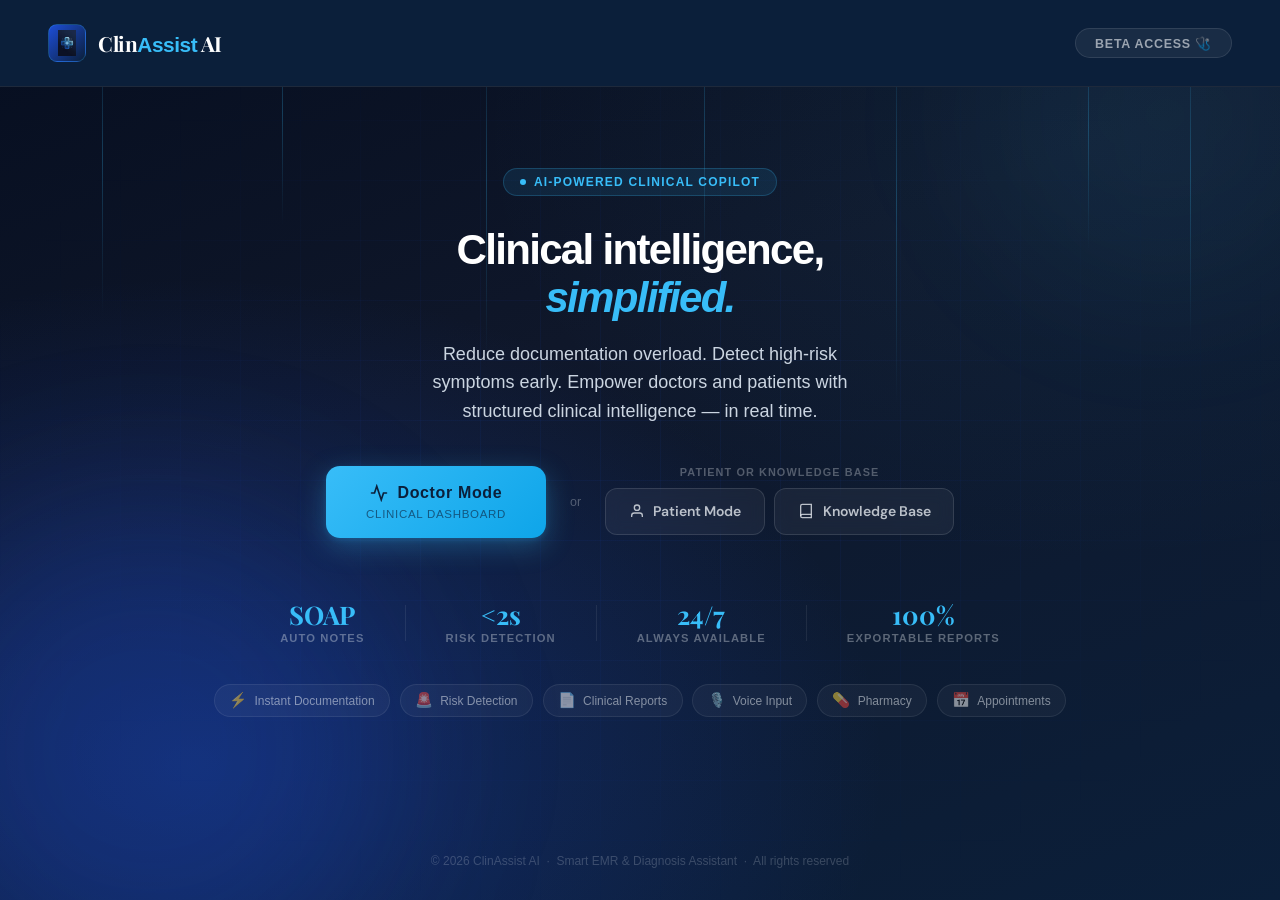
<file: index.html>
<!DOCTYPE html>
<html lang="en">
<head>
<meta charset="UTF-8"/>
<meta name="viewport" content="width=device-width, initial-scale=1.0"/>
<title>ClinAssist AI — Clinical Intelligence Simplified</title>
<link rel="preconnect" href="https://fonts.googleapis.com"/>
<link href="https://fonts.googleapis.com/css2?family=Playfair+Display:ital,wght@0,500;0,700;1,500&family=DM+Sans:opsz,wght@9..40,300;9..40,400;9..40,500;9..40,600&display=swap" rel="stylesheet"/>
<link rel="stylesheet" href="style.css"/>
<style>
*, *::before, *::after { box-sizing: border-box; margin: 0; padding: 0; }

html, body {
    height: 100%;
    font-family: 'DM Sans', sans-serif;
    background-color: #0f172a;
    color: #f1f5f9;
    overflow-x: hidden;
}

/* ── Backgrounds ── */
.bg-canvas {
    position: fixed; inset: 0; z-index: 0;
    background:
        radial-gradient(ellipse at 15% 85%, rgba(29,78,216,0.35) 0%, transparent 45%),
        radial-gradient(ellipse at 85% 15%, rgba(56,189,248,0.06) 0%, transparent 40%),
        linear-gradient(160deg, #060e20 0%, #0f172a 40%, #0b1f3a 100%);
}

.bg-grid {
    position: fixed; inset: 0; z-index: 0;
    background-image:
        linear-gradient(rgba(29,78,216,0.07) 1px, transparent 1px),
        linear-gradient(90deg, rgba(29,78,216,0.07) 1px, transparent 1px);
    background-size: 60px 60px;
    mask-image: radial-gradient(ellipse at center, black 20%, transparent 75%);
}

/* ── Pulse lines (replacing road lines) ── */
.pulse-lines { position: fixed; inset: 0; z-index: 0; overflow: hidden; pointer-events: none; }
.pl {
    position: absolute; width: 1px;
    background: linear-gradient(180deg, transparent 0%, rgba(56,189,248,0.25) 50%, transparent 100%);
    animation: plScroll linear infinite;
}
.pl:nth-child(1)  { left: 8%;  height: 35vh; animation-duration: 4s;   animation-delay: 0s; }
.pl:nth-child(2)  { left: 22%; height: 25vh; animation-duration: 5.5s; animation-delay: 1s; }
.pl:nth-child(3)  { left: 38%; height: 40vh; animation-duration: 3.8s; animation-delay: 2s; }
.pl:nth-child(4)  { left: 55%; height: 30vh; animation-duration: 6s;   animation-delay: 0.5s; }
.pl:nth-child(5)  { left: 70%; height: 45vh; animation-duration: 4.5s; animation-delay: 1.8s; }
.pl:nth-child(6)  { left: 85%; height: 28vh; animation-duration: 5s;   animation-delay: 3s; }
.pl:nth-child(7)  { left: 93%; height: 38vh; animation-duration: 3.5s; animation-delay: 0.8s; }

@keyframes plScroll {
    0%   { top: -45vh; opacity: 0; }
    15%  { opacity: 1; }
    85%  { opacity: 1; }
    100% { top: 110vh; opacity: 0; }
}

.orb { position: fixed; border-radius: 50%; filter: blur(80px); pointer-events: none; z-index: 0; animation: orbFloat ease-in-out infinite; }
.orb-1 { width: 500px; height: 500px; background: rgba(29,78,216,0.18); bottom: -100px; left: -100px; animation-duration: 10s; }
.orb-2 { width: 350px; height: 350px; background: rgba(56,189,248,0.05); top: -60px; right: -60px; animation-duration: 13s; animation-delay: 3s; }

@keyframes orbFloat {
    0%, 100% { transform: translateY(0px) scale(1); }
    50%       { transform: translateY(-30px) scale(1.05); }
}

.page { position: relative; z-index: 1; min-height: 100vh; display: flex; flex-direction: column; }

/* ── Navbar ── */
.navbar {
    display: flex; align-items: center; justify-content: space-between;
    padding: 1.5rem 3rem;
    animation: fadeDown 0.6s ease both;
}

@keyframes fadeDown {
    from { opacity: 0; transform: translateY(-16px); }
    to   { opacity: 1; transform: translateY(0); }
}

.brand { display: flex; align-items: center; gap: 0.75rem; text-decoration: none; }
.brand-mark {
    width: 38px; height: 38px;
    background: linear-gradient(135deg, #1d4ed8, #0b1f3a);
    border-radius: 9px; border: 1px solid rgba(56,189,248,0.25);
    display: flex; align-items: center; justify-content: center;
    overflow: hidden;
}
.brand-mark img { width: 26px; height: 26px; object-fit: contain; }
.brand-name { font-family: 'Playfair Display', serif; font-size: 1.3rem; font-weight: 700; color: #fff; letter-spacing: -0.02em; }
.brand-name span { color: #38bdf8; }

.navbar-pill {
    background: rgba(255,255,255,0.06); border: 1px solid rgba(255,255,255,0.10);
    border-radius: 100px; padding: 0.4rem 1.2rem;
    font-size: 0.78rem; font-weight: 600; color: rgba(241,245,249,0.6);
    letter-spacing: 0.06em; text-transform: uppercase;
}

/* ── Hero ── */
.hero {
    flex: 1; display: flex; flex-direction: column;
    align-items: center; justify-content: center;
    text-align: center; padding: 2rem 2rem 4rem;
}

.hero__eyebrow {
    display: inline-flex; align-items: center; gap: 0.5rem;
    background: rgba(56,189,248,0.10); border: 1px solid rgba(56,189,248,0.22);
    border-radius: 100px; padding: 0.4rem 1rem;
    font-size: 0.75rem; font-weight: 600; letter-spacing: 0.10em; text-transform: uppercase;
    color: #38bdf8; margin-bottom: 2rem;
    animation: fadeUp 0.7s ease both; animation-delay: 0.1s;
}

.hero__eyebrow::before {
    content: ''; width: 6px; height: 6px; background: #38bdf8; border-radius: 50%;
    animation: blink 1.8s ease-in-out infinite;
}

@keyframes blink { 0%, 100% { opacity: 1; } 50% { opacity: 0.3; } }
@keyframes fadeUp {
    from { opacity: 0; transform: translateY(20px); }
    to   { opacity: 1; transform: translateY(0); }
}

.hero__title {
    font-family: 'Playfair Display', serif;
    font-size: clamp(2.8rem, 7vw, 5rem);
    font-weight: 700; line-height: 1.05; letter-spacing: -0.04em; color: #fff;
    margin-bottom: 1.5rem;
    animation: fadeUp 0.7s ease both; animation-delay: 0.2s;
}

.hero__title .accent { color: #38bdf8; font-style: italic; }
.hero__title .line-break { display: block; }

.hero__sub {
    font-size: 1.05rem; font-weight: 300; color: rgba(241,245,249,0.55);
    max-width: 48ch; line-height: 1.75; margin-bottom: 3.5rem;
    animation: fadeUp 0.7s ease both; animation-delay: 0.3s;
}

/* ── CTA row ── */
.cta-row {
    display: flex; align-items: stretch; gap: 1.25rem;
    animation: fadeUp 0.7s ease both; animation-delay: 0.4s;
    flex-wrap: wrap; justify-content: center;
}

/* Primary: Doctor Mode */
.cta-primary {
    display: flex; flex-direction: column; align-items: center; justify-content: center;
    gap: 0.4rem; padding: 1.1rem 2.5rem;
    background: linear-gradient(135deg, #38bdf8, #0ea5e9);
    color: #0b1f3a; border: none; border-radius: 14px;
    font-family: 'DM Sans', sans-serif; font-size: 1rem; font-weight: 700;
    letter-spacing: 0.04em; text-decoration: none; cursor: pointer;
    transition: all 0.28s cubic-bezier(0.34,1.56,0.64,1);
    box-shadow: 0 8px 28px rgba(56,189,248,0.30), 0 2px 6px rgba(56,189,248,0.15);
    min-width: 200px;
}

.cta-primary:hover {
    transform: translateY(-3px) scale(1.02);
    box-shadow: 0 14px 40px rgba(56,189,248,0.45);
    color: #060e20;
}

.cta-primary:active { transform: translateY(0) scale(1); }

.cta-primary__main { display: flex; align-items: center; gap: 0.6rem; }
.cta-primary__main svg { width: 18px; height: 18px; }
.cta-primary__sub { font-size: 0.72rem; font-weight: 500; opacity: 0.6; letter-spacing: 0.06em; text-transform: uppercase; }

/* Divider */
.cta-divider { display: flex; align-items: center; font-size: 0.78rem; color: rgba(241,245,249,0.3); font-weight: 500; padding: 0 0.25rem; }

/* Secondary group */
.cta-secondary-group { display: flex; flex-direction: column; gap: 0.6rem; }
.cta-secondary-label { font-size: 0.68rem; font-weight: 600; letter-spacing: 0.10em; text-transform: uppercase; color: rgba(241,245,249,0.30); text-align: center; }
.cta-secondary-btns { display: flex; gap: 0.6rem; }

.cta-sec-btn {
    display: flex; align-items: center; gap: 0.55rem;
    padding: 0.85rem 1.4rem;
    background: rgba(255,255,255,0.05); border: 1.5px solid rgba(255,255,255,0.12);
    border-radius: 12px; color: rgba(241,245,249,0.75);
    font-family: 'DM Sans', sans-serif; font-size: 0.875rem; font-weight: 600;
    text-decoration: none; cursor: pointer; transition: all 0.22s ease;
    white-space: nowrap; backdrop-filter: blur(8px);
}

.cta-sec-btn svg { width: 16px; height: 16px; flex-shrink: 0; }

.cta-sec-btn:hover {
    background: rgba(255,255,255,0.10); border-color: rgba(56,189,248,0.40);
    color: #38bdf8; transform: translateY(-2px);
}

/* ── Trust strip ── */
.trust-strip {
    display: flex; align-items: center; justify-content: center;
    gap: 2.5rem; margin-top: 4rem;
    animation: fadeUp 0.7s ease both; animation-delay: 0.55s;
    flex-wrap: wrap;
}

.trust-item { display: flex; flex-direction: column; align-items: center; gap: 0.3rem; }
.trust-item__value { font-family: 'Playfair Display', serif; font-size: 1.6rem; font-weight: 700; color: #38bdf8; line-height: 1; }
.trust-item__label { font-size: 0.7rem; font-weight: 600; text-transform: uppercase; letter-spacing: 0.10em; color: rgba(241,245,249,0.35); }
.trust-sep { width: 1px; height: 36px; background: rgba(255,255,255,0.08); }

/* ── Feature badges ── */
.feature-badges {
    display: flex; align-items: center; justify-content: center; gap: 0.6rem;
    margin-top: 2.5rem;
    animation: fadeUp 0.7s ease both; animation-delay: 0.65s;
    flex-wrap: wrap;
}

.feat-badge {
    display: flex; align-items: center; gap: 0.45rem;
    padding: 0.45rem 0.9rem;
    background: rgba(255,255,255,0.04); border: 1px solid rgba(255,255,255,0.08);
    border-radius: 100px; font-size: 0.75rem; color: rgba(241,245,249,0.5); font-weight: 500;
}

.feat-badge span { font-size: 0.9rem; }

/* ── Footer ── */
.landing-footer {
    text-align: center; padding: 1.5rem 2rem 2rem;
    font-size: 0.75rem; color: rgba(241,245,249,0.20);
    animation: fadeUp 0.6s ease both; animation-delay: 0.7s;
}

/* ── Responsive ── */
@media (max-width: 640px) {
    .navbar { padding: 1.25rem 1.5rem; }
    .navbar-pill { display: none; }
    .cta-row { flex-direction: column; align-items: center; }
    .cta-divider { display: none; }
    .cta-secondary-group, .cta-primary { width: 100%; min-width: unset; }
    .cta-secondary-btns { flex-direction: column; }
    .cta-sec-btn { justify-content: center; }
    .trust-strip { gap: 1.5rem; }
    .trust-sep { display: none; }
}
</style>
</head>
<body>

<div class="bg-canvas"></div>
<div class="bg-grid"></div>

<div class="pulse-lines">
    <div class="pl"></div><div class="pl"></div><div class="pl"></div>
    <div class="pl"></div><div class="pl"></div><div class="pl"></div><div class="pl"></div>
</div>

<div class="orb orb-1"></div>
<div class="orb orb-2"></div>

<div class="page">

    <nav class="navbar">
        <a href="index.html" class="brand">
            <div class="brand-mark">
                <img src="AcnEW.jpg" alt="ClinAssist logo"/>
            </div>
            <span class="brand-name">Clin<span>Assist</span> AI</span>
        </a>
        <div class="navbar-pill">Beta Access 🩺</div>
    </nav>

    <main class="hero">

        <div class="hero__eyebrow">AI-Powered Clinical Copilot</div>

        <h1 class="hero__title">
            <span class="line-break">Clinical intelligence,</span>
            <span class="accent">simplified.</span>
        </h1>

        <p class="hero__sub">
            Reduce documentation overload. Detect high-risk symptoms early.
            Empower doctors and patients with structured clinical intelligence — in real time.
        </p>

        <div class="cta-row">

            <!-- Primary: Doctor Mode -->
            <a href="doctor-login.html" class="cta-primary">
                <div class="cta-primary__main">
                    <svg viewBox="0 0 24 24" fill="none" stroke="currentColor" stroke-width="2.2" stroke-linecap="round">
                        <path d="M22 12h-4l-3 9L9 3l-3 9H2"/>
                    </svg>
                    Doctor Mode
                </div>
                <span class="cta-primary__sub">Clinical dashboard</span>
            </a>

            <div class="cta-divider">or</div>

            <!-- Secondary options -->
            <div class="cta-secondary-group">
                <div class="cta-secondary-label">Patient or knowledge base</div>
                <div class="cta-secondary-btns">
                    <a href="patient-login.html" class="cta-sec-btn">
                        <svg viewBox="0 0 24 24" fill="none" stroke="currentColor" stroke-width="2">
                            <path d="M20 21v-2a4 4 0 0 0-4-4H8a4 4 0 0 0-4 4v2"/>
                            <circle cx="12" cy="7" r="4"/>
                        </svg>
                        Patient Mode
                    </a>
                    <a href="knowledge.html" class="cta-sec-btn">
                        <svg viewBox="0 0 24 24" fill="none" stroke="currentColor" stroke-width="2">
                            <path d="M4 19.5A2.5 2.5 0 0 1 6.5 17H20"/>
                            <path d="M6.5 2H20v20H6.5A2.5 2.5 0 0 1 4 19.5v-15A2.5 2.5 0 0 1 6.5 2z"/>
                        </svg>
                        Knowledge Base
                    </a>
                </div>
            </div>

        </div>

        <!-- Trust stats -->
        <div class="trust-strip">
            <div class="trust-item">
                <span class="trust-item__value">SOAP</span>
                <span class="trust-item__label">Auto Notes</span>
            </div>
            <div class="trust-sep"></div>
            <div class="trust-item">
                <span class="trust-item__value">&lt;2s</span>
                <span class="trust-item__label">Risk Detection</span>
            </div>
            <div class="trust-sep"></div>
            <div class="trust-item">
                <span class="trust-item__value">24/7</span>
                <span class="trust-item__label">Always Available</span>
            </div>
            <div class="trust-sep"></div>
            <div class="trust-item">
                <span class="trust-item__value">100%</span>
                <span class="trust-item__label">Exportable Reports</span>
            </div>
        </div>

        <!-- Feature badges -->
        <div class="feature-badges">
            <div class="feat-badge"><span>⚡</span> Instant Documentation</div>
            <div class="feat-badge"><span>🚨</span> Risk Detection</div>
            <div class="feat-badge"><span>📄</span> Clinical Reports</div>
            <div class="feat-badge"><span>🎙️</span> Voice Input</div>
            <div class="feat-badge"><span>💊</span> Pharmacy</div>
            <div class="feat-badge"><span>📅</span> Appointments</div>
        </div>

    </main>

    <footer class="landing-footer">
        © 2026 ClinAssist AI &nbsp;·&nbsp; Smart EMR & Diagnosis Assistant &nbsp;·&nbsp; All rights reserved
    </footer>

</div>

</body>
</html>
</file>
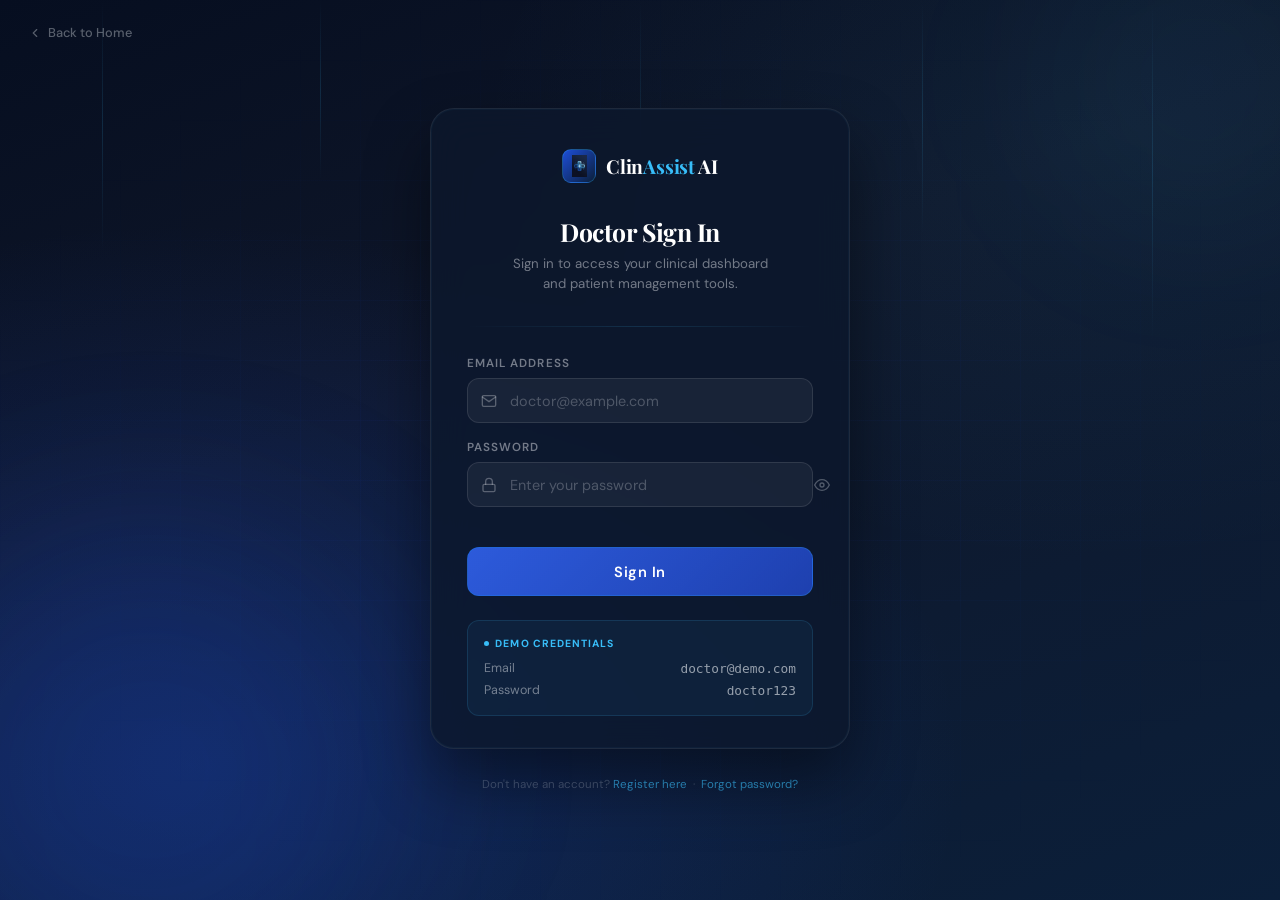
<file: doctor-login.html>
<!DOCTYPE html>
<html lang="en">
<head>
  <meta charset="UTF-8">
  <meta name="viewport" content="width=device-width, initial-scale=1.0">
  <title>Doctor Sign In | ClinAssist AI</title>
  <link rel="preconnect" href="https://fonts.googleapis.com"/>
  <link href="https://fonts.googleapis.com/css2?family=Playfair+Display:ital,wght@0,700;1,500&family=DM+Sans:opsz,wght@9..40,300;9..40,400;9..40,500;9..40,600&display=swap" rel="stylesheet"/>
  <style>
    *, *::before, *::after { box-sizing: border-box; margin: 0; padding: 0; }

    html, body {
      height: 100%;
      font-family: 'DM Sans', sans-serif;
      background-color: #0f172a;
      color: #f1f5f9;
      overflow: hidden;
    }

    /* ── Background ── */
    .bg-canvas {
      position: fixed; inset: 0; z-index: 0;
      background:
        radial-gradient(ellipse at 15% 85%, rgba(29,78,216,0.28) 0%, transparent 50%),
        radial-gradient(ellipse at 85% 15%, rgba(56,189,248,0.06) 0%, transparent 40%),
        linear-gradient(160deg, #060e20 0%, #0f172a 40%, #0b1f3a 100%);
    }
    .bg-grid {
      position: fixed; inset: 0; z-index: 0;
      background-image:
        linear-gradient(rgba(29,78,216,0.06) 1px, transparent 1px),
        linear-gradient(90deg, rgba(29,78,216,0.06) 1px, transparent 1px);
      background-size: 60px 60px;
      mask-image: radial-gradient(ellipse at center, black 20%, transparent 75%);
    }
    .pulse-lines { position: fixed; inset: 0; z-index: 0; overflow: hidden; pointer-events: none; }
    .pl { position: absolute; width: 1px; background: linear-gradient(180deg, transparent 0%, rgba(56,189,248,0.15) 50%, transparent 100%); animation: plScroll linear infinite; }
    .pl:nth-child(1) { left: 8%;  height: 28vh; animation-duration: 5s;   animation-delay: 0s; }
    .pl:nth-child(2) { left: 25%; height: 20vh; animation-duration: 7s;   animation-delay: 1.2s; }
    .pl:nth-child(3) { left: 50%; height: 35vh; animation-duration: 4.5s; animation-delay: 2.4s; }
    .pl:nth-child(4) { left: 72%; height: 26vh; animation-duration: 6s;   animation-delay: 0.8s; }
    .pl:nth-child(5) { left: 90%; height: 38vh; animation-duration: 5.5s; animation-delay: 3s; }
    @keyframes plScroll {
      0%   { top: -45vh; opacity: 0; }
      15%  { opacity: 1; }
      85%  { opacity: 1; }
      100% { top: 110vh; opacity: 0; }
    }
    .orb { position: fixed; border-radius: 50%; filter: blur(90px); pointer-events: none; z-index: 0; animation: orbFloat ease-in-out infinite; }
    .orb-1 { width: 500px; height: 500px; background: rgba(29,78,216,0.14); bottom: -120px; left: -100px; animation-duration: 12s; }
    .orb-2 { width: 280px; height: 280px; background: rgba(56,189,248,0.05); top: -60px; right: -60px; animation-duration: 15s; animation-delay: 4s; }
    @keyframes orbFloat {
      0%, 100% { transform: translateY(0) scale(1); }
      50%       { transform: translateY(-20px) scale(1.03); }
    }

    /* ── Layout ── */
    .page {
      position: relative; z-index: 1;
      min-height: 100vh;
      display: flex;
      flex-direction: column;
      align-items: center;
      justify-content: center;
      padding: 2rem 1.25rem;
    }

    /* ── Card ── */
    .auth-card {
      width: 100%;
      max-width: 420px;
      background: rgba(13,24,45,0.82);
      backdrop-filter: blur(18px);
      border: 1px solid rgba(255,255,255,0.08);
      border-radius: 24px;
      padding: 2.5rem 2.25rem 2rem;
      animation: cardIn 0.65s cubic-bezier(0.22,1,0.36,1) both;
      box-shadow: 0 0 0 1px rgba(56,189,248,0.04) inset, 0 32px 64px rgba(0,0,0,0.45);
    }
    @keyframes cardIn {
      from { opacity: 0; transform: translateY(24px) scale(0.97); }
      to   { opacity: 1; transform: translateY(0) scale(1); }
    }

    /* ── Brand ── */
    .brand-row {
      display: flex; align-items: center; justify-content: center;
      gap: 0.6rem; margin-bottom: 2rem; text-decoration: none;
    }
    .brand-mark {
      width: 34px; height: 34px;
      background: linear-gradient(135deg, #1d4ed8, #0b1f3a);
      border-radius: 9px; border: 1px solid rgba(56,189,248,0.28);
      display: flex; align-items: center; justify-content: center;
      overflow: hidden; flex-shrink: 0;
    }
    .brand-mark img { width: 22px; height: 22px; object-fit: contain; }
    .brand-name {
      font-family: 'Playfair Display', serif;
      font-size: 1.2rem; font-weight: 700;
      color: #fff; letter-spacing: -0.01em;
    }
    .brand-name span { color: #38bdf8; }

    /* ── Header ── */
    .card-title {
      text-align: center; margin-bottom: 0.4rem;
      font-family: 'Playfair Display', serif;
      font-size: 1.55rem; font-weight: 700;
      color: #fff; letter-spacing: -0.02em;
    }
    .card-subtitle {
      text-align: center; font-size: 0.83rem; font-weight: 400;
      color: rgba(241,245,249,0.45); margin-bottom: 2rem; line-height: 1.5;
    }

    /* ── Divider ── */
    .card-divider {
      height: 1px;
      background: linear-gradient(90deg, transparent, rgba(56,189,248,0.15), transparent);
      margin-bottom: 1.75rem;
    }

    /* ── Form ── */
    .field { margin-bottom: 1rem; }
    .field label {
      display: block; font-size: 0.73rem; font-weight: 600;
      text-transform: uppercase; letter-spacing: 0.09em;
      color: rgba(241,245,249,0.45); margin-bottom: 0.45rem;
    }
    .input-wrap { position: relative; display: flex; align-items: center; }
    .input-wrap svg {
      position: absolute; left: 0.9rem;
      width: 16px; height: 16px;
      color: rgba(241,245,249,0.3); pointer-events: none; flex-shrink: 0;
    }
    .input-wrap input {
      width: 100%;
      padding: 0.78rem 1rem 0.78rem 2.6rem;
      background: rgba(255,255,255,0.05);
      border: 1px solid rgba(255,255,255,0.1);
      border-radius: 12px; color: #f1f5f9;
      font-size: 0.9rem; font-family: 'DM Sans', sans-serif;
      font-weight: 400; outline: none;
      transition: border-color 0.2s, background 0.2s;
    }
    .input-wrap input::placeholder { color: rgba(241,245,249,0.25); }
    .input-wrap input:focus {
      border-color: rgba(56,189,248,0.45);
      background: rgba(56,189,248,0.05);
    }

    /* Password toggle */
    .pw-toggle {
      position: absolute; right: 0.85rem;
      background: none; border: none; cursor: pointer;
      color: rgba(241,245,249,0.3); padding: 0;
      display: flex; align-items: center; transition: color 0.2s;
    }
    .pw-toggle:hover { color: rgba(56,189,248,0.7); }
    .pw-toggle svg { width: 16px; height: 16px; }

    /* ── Login button ── */
    .btn-login {
      width: 100%; margin-top: 1.5rem; padding: 0.85rem 1rem;
      background: linear-gradient(135deg, #1d4ed8 0%, #1e40af 100%);
      border: 1px solid rgba(56,189,248,0.22);
      border-radius: 12px; color: #fff;
      font-size: 0.92rem; font-weight: 600; font-family: 'DM Sans', sans-serif;
      cursor: pointer; letter-spacing: 0.03em; transition: all 0.2s ease;
      position: relative; overflow: hidden;
    }
    .btn-login::after {
      content: ''; position: absolute; inset: 0;
      background: linear-gradient(135deg, rgba(255,255,255,0.07), transparent);
      pointer-events: none;
    }
    .btn-login:hover {
      background: linear-gradient(135deg, #2563eb 0%, #1d4ed8 100%);
      border-color: rgba(56,189,248,0.4);
      transform: translateY(-1px);
      box-shadow: 0 8px 24px rgba(29,78,216,0.35);
    }
    .btn-login:active { transform: translateY(0); box-shadow: none; }

    /* ── Demo box ── */
    .demo-box {
      margin-top: 1.5rem; padding: 0.85rem 1rem;
      background: rgba(56,189,248,0.06);
      border: 1px solid rgba(56,189,248,0.14);
      border-radius: 12px; font-size: 0.78rem;
      color: rgba(241,245,249,0.45); line-height: 1.7;
    }
    .demo-box .demo-label {
      font-size: 0.65rem; font-weight: 700; text-transform: uppercase;
      letter-spacing: 0.1em; color: #38bdf8; margin-bottom: 0.35rem;
      display: flex; align-items: center; gap: 0.4rem;
    }
    .demo-box .demo-label::before {
      content: ''; width: 5px; height: 5px; background: #38bdf8;
      border-radius: 50%; animation: blink 1.8s ease-in-out infinite;
    }
    @keyframes blink { 0%, 100% { opacity: 1; } 50% { opacity: 0.25; } }
    .demo-row { display: flex; justify-content: space-between; align-items: center; }
    .demo-row span:last-child { font-family: monospace; color: rgba(241,245,249,0.6); font-size: 0.8rem; }

    /* ── Footer ── */
    .auth-footer {
      margin-top: 1.75rem; text-align: center;
      font-size: 0.72rem; color: rgba(241,245,249,0.2);
      animation: cardIn 0.65s cubic-bezier(0.22,1,0.36,1) 0.15s both;
    }
    .auth-footer a { color: rgba(56,189,248,0.6); text-decoration: none; transition: color 0.2s; }
    .auth-footer a:hover { color: #38bdf8; }

    /* ── Back link ── */
    .back-link {
      position: fixed; top: 1.5rem; left: 1.75rem;
      display: flex; align-items: center; gap: 0.4rem;
      color: rgba(241,245,249,0.35); font-size: 0.8rem; font-weight: 500;
      text-decoration: none; transition: color 0.2s; z-index: 10;
      animation: fadeIn 0.5s ease 0.3s both;
    }
    .back-link:hover { color: #38bdf8; }
    .back-link svg { width: 14px; height: 14px; }
    @keyframes fadeIn { from { opacity: 0; } to { opacity: 1; } }

    @media (max-width: 480px) {
      .auth-card { padding: 2rem 1.5rem 1.75rem; border-radius: 20px; }
      .back-link { top: 1rem; left: 1rem; }
    }
  </style>
</head>
<body>

<div class="bg-canvas"></div>
<div class="bg-grid"></div>
<div class="pulse-lines">
  <div class="pl"></div><div class="pl"></div><div class="pl"></div>
  <div class="pl"></div><div class="pl"></div>
</div>
<div class="orb orb-1"></div>
<div class="orb orb-2"></div>

<a href="index.html" class="back-link">
  <svg viewBox="0 0 24 24" fill="none" stroke="currentColor" stroke-width="2" stroke-linecap="round"><polyline points="15 18 9 12 15 6"/></svg>
  Back to Home
</a>

<div class="page">
  <div class="auth-card">

    <!-- Brand -->
    <a href="index.html" class="brand-row">
      <div class="brand-mark"><img src="AcnEW.jpg" alt="ClinAssist"/></div>
      <span class="brand-name">Clin<span>Assist</span> AI</span>
    </a>

    <!-- Title -->
    <h2 class="card-title">Doctor Sign In</h2>
    <p class="card-subtitle">Sign in to access your clinical dashboard<br>and patient management tools.</p>

    <div class="card-divider"></div>

    <!-- Email -->
    <div class="field">
      <label for="doctorEmail">Email Address</label>
      <div class="input-wrap">
        <svg viewBox="0 0 24 24" fill="none" stroke="currentColor" stroke-width="2" stroke-linecap="round" aria-hidden="true"><path d="M4 4h16c1.1 0 2 .9 2 2v12c0 1.1-.9 2-2 2H4c-1.1 0-2-.9-2-2V6c0-1.1.9-2 2-2z"/><polyline points="22,6 12,13 2,6"/></svg>
        <input type="email" id="doctorEmail" placeholder="doctor@example.com" autocomplete="email"/>
      </div>
    </div>

    <!-- Password -->
    <div class="field">
      <label for="doctorPassword">Password</label>
      <div class="input-wrap">
        <svg viewBox="0 0 24 24" fill="none" stroke="currentColor" stroke-width="2" stroke-linecap="round" aria-hidden="true"><rect x="3" y="11" width="18" height="11" rx="2" ry="2"/><path d="M7 11V7a5 5 0 0 1 10 0v4"/></svg>
        <input type="password" id="doctorPassword" placeholder="Enter your password" autocomplete="current-password"/>
        <button class="pw-toggle" type="button" id="pwToggle" aria-label="Toggle password visibility">
          <svg id="eyeIcon" viewBox="0 0 24 24" fill="none" stroke="currentColor" stroke-width="2" stroke-linecap="round"><path d="M1 12s4-8 11-8 11 8 11 8-4 8-11 8-11-8-11-8z"/><circle cx="12" cy="12" r="3"/></svg>
        </button>
      </div>
    </div>

    <!-- Sign In button — calls loginDoctor() from script.js -->
    <button class="btn-login" onclick="loginDoctor()">Sign In</button>

    <!-- Demo credentials -->
    <div class="demo-box">
      <div class="demo-label">Demo credentials</div>
      <div class="demo-row">
        <span>Email</span>
        <span>doctor@demo.com</span>
      </div>
      <div class="demo-row">
        <span>Password</span>
        <span>doctor123</span>
      </div>
    </div>

  </div>

  <p class="auth-footer">
    Don't have an account? <a href="doctor-register.html">Register here</a>
    &nbsp;·&nbsp; <a href="#">Forgot password?</a>
  </p>
</div>

<!-- Password show/hide toggle -->
<script>
  (function () {
    const toggle = document.getElementById('pwToggle');
    const input  = document.getElementById('doctorPassword');
    const icon   = document.getElementById('eyeIcon');

    const eyeOpen   = '<path d="M1 12s4-8 11-8 11 8 11 8-4 8-11 8-11-8-11-8z"/><circle cx="12" cy="12" r="3"/>';
    const eyeClosed = '<path d="M17.94 17.94A10.07 10.07 0 0 1 12 20c-7 0-11-8-11-8a18.45 18.45 0 0 1 5.06-5.94"/><path d="M9.9 4.24A9.12 9.12 0 0 1 12 4c7 0 11 8 11 8a18.5 18.5 0 0 1-2.16 3.19"/><line x1="1" y1="1" x2="23" y2="23"/>';

    toggle.addEventListener('click', function () {
      const shown = input.type === 'text';
      input.type     = shown ? 'password' : 'text';
      icon.innerHTML = shown ? eyeOpen : eyeClosed;
    });
  })();
</script>

<!-- script.js must come before firebase.js so loginDoctor() is defined -->
<script src="script.js"></script>
<script type="module" src="firebase.js"></script>

</body>
</html>
</file>
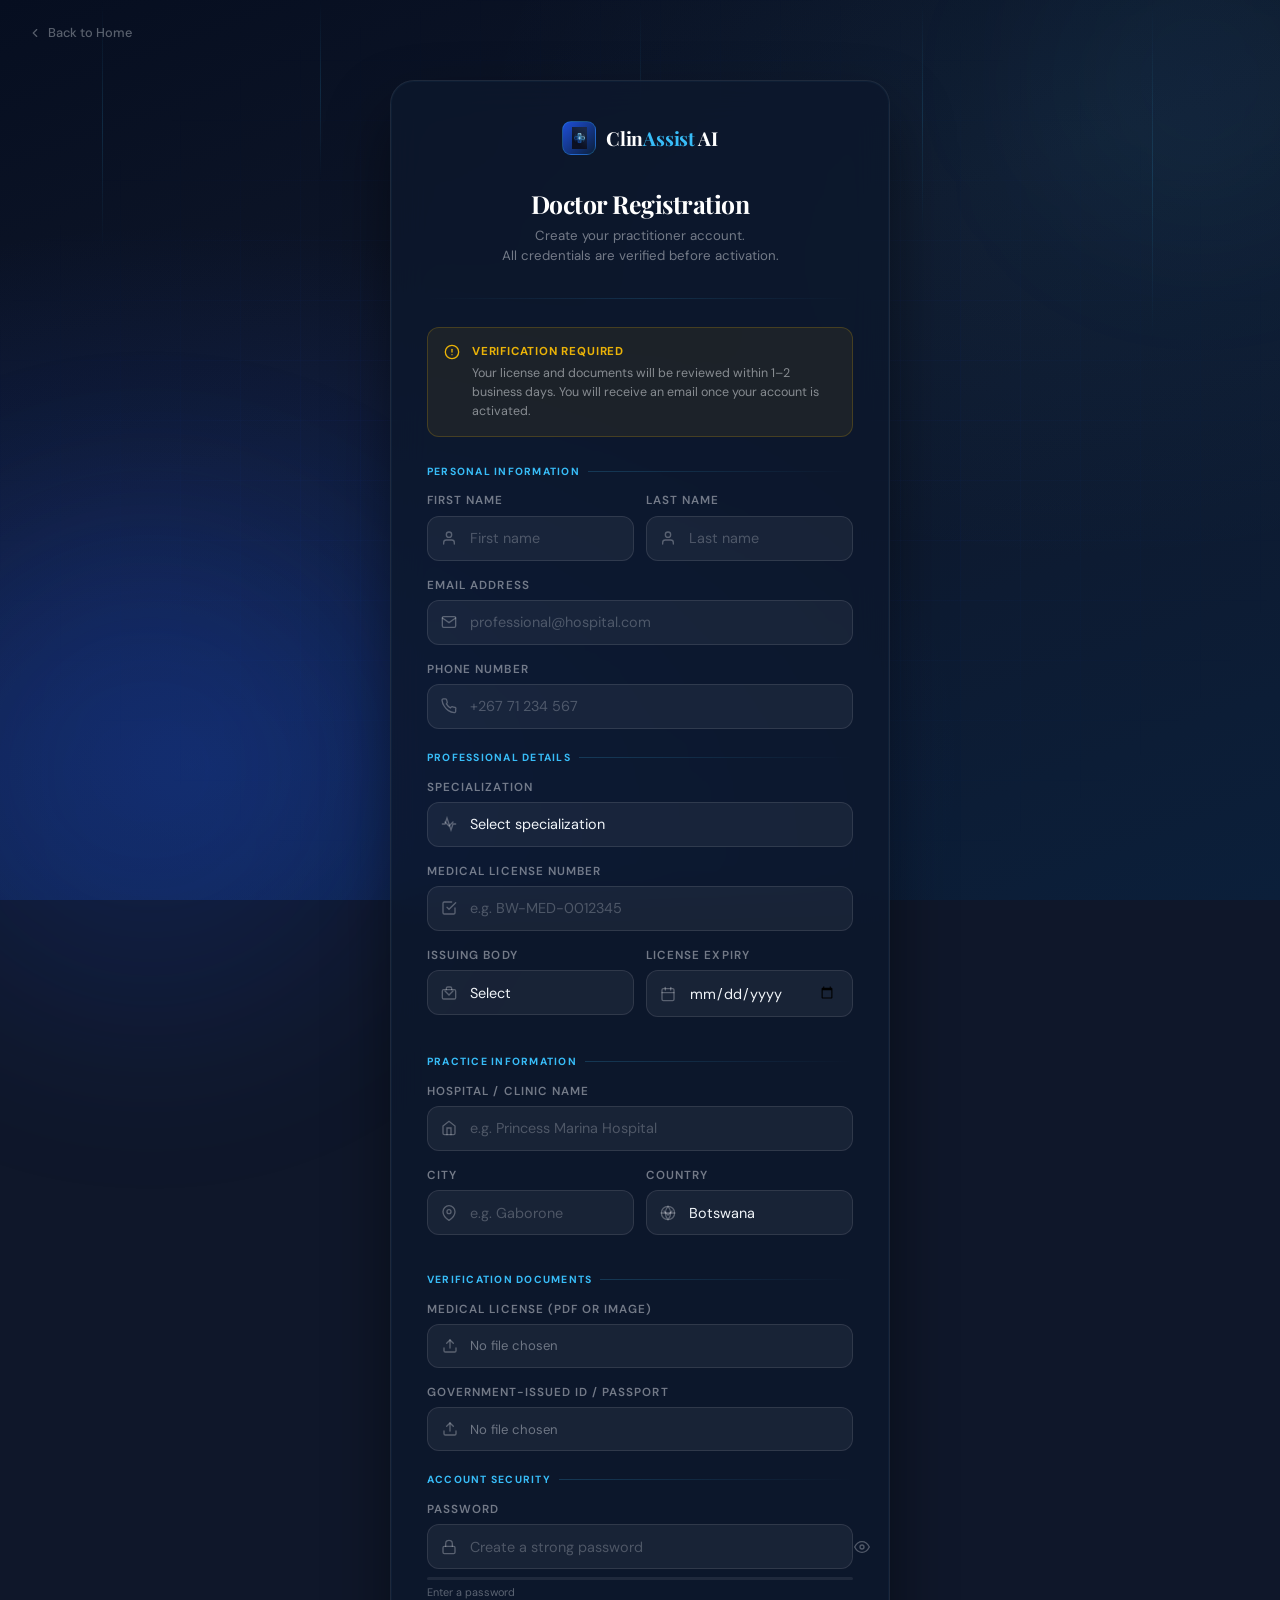
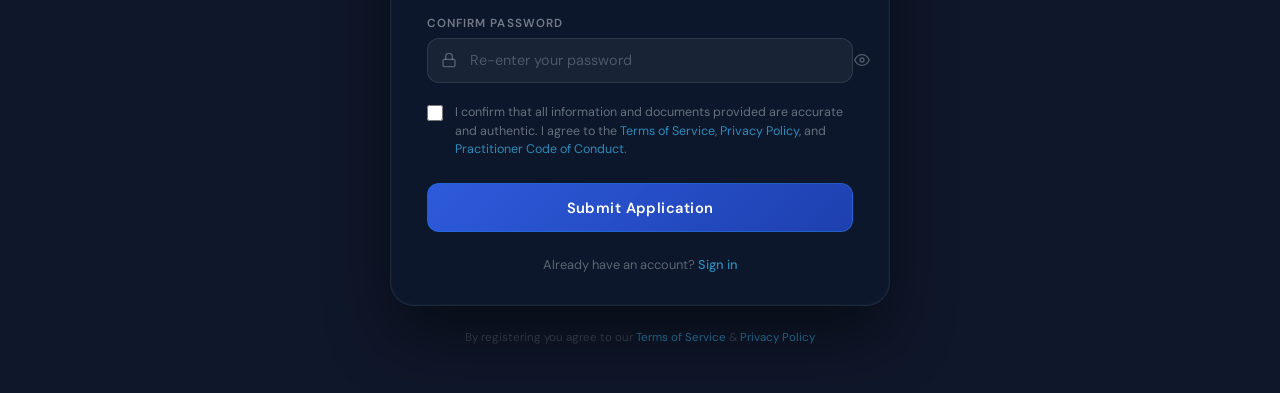
<file: doctor-register.html>
<!DOCTYPE html>
<html lang="en">
<head>
  <title>Doctor Register | ClinAssist AI</title>
  <meta name="viewport" content="width=device-width, initial-scale=1.0"/>
  <meta charset="UTF-8"/>
  <link rel="preconnect" href="https://fonts.googleapis.com"/>
  <link href="https://fonts.googleapis.com/css2?family=Playfair+Display:ital,wght@0,700;1,500&family=DM+Sans:opsz,wght@9..40,300;9..40,400;9..40,500;9..40,600&display=swap" rel="stylesheet"/>
  <style>
    *, *::before, *::after { box-sizing: border-box; margin: 0; padding: 0; }

    html, body {
      min-height: 100%;
      font-family: 'DM Sans', sans-serif;
      background-color: #0f172a;
      color: #f1f5f9;
    }

    .bg-canvas {
      position: fixed; inset: 0; z-index: 0;
      background:
              radial-gradient(ellipse at 15% 85%, rgba(29,78,216,0.28) 0%, transparent 50%),
              radial-gradient(ellipse at 85% 15%, rgba(56,189,248,0.06) 0%, transparent 40%),
              linear-gradient(160deg, #060e20 0%, #0f172a 40%, #0b1f3a 100%);
    }
    .bg-grid {
      position: fixed; inset: 0; z-index: 0;
      background-image:
              linear-gradient(rgba(29,78,216,0.06) 1px, transparent 1px),
              linear-gradient(90deg, rgba(29,78,216,0.06) 1px, transparent 1px);
      background-size: 60px 60px;
      mask-image: radial-gradient(ellipse at center, black 20%, transparent 75%);
    }
    .pulse-lines { position: fixed; inset: 0; z-index: 0; overflow: hidden; pointer-events: none; }
    .pl { position: absolute; width: 1px; background: linear-gradient(180deg, transparent 0%, rgba(56,189,248,0.15) 50%, transparent 100%); animation: plScroll linear infinite; }
    .pl:nth-child(1) { left: 8%;  height: 28vh; animation-duration: 5s;   animation-delay: 0s; }
    .pl:nth-child(2) { left: 25%; height: 20vh; animation-duration: 7s;   animation-delay: 1.2s; }
    .pl:nth-child(3) { left: 50%; height: 35vh; animation-duration: 4.5s; animation-delay: 2.4s; }
    .pl:nth-child(4) { left: 72%; height: 26vh; animation-duration: 6s;   animation-delay: 0.8s; }
    .pl:nth-child(5) { left: 90%; height: 38vh; animation-duration: 5.5s; animation-delay: 3s; }
    @keyframes plScroll {
      0%   { top: -45vh; opacity: 0; }
      15%  { opacity: 1; }
      85%  { opacity: 1; }
      100% { top: 110vh; opacity: 0; }
    }
    .orb { position: fixed; border-radius: 50%; filter: blur(90px); pointer-events: none; z-index: 0; animation: orbFloat ease-in-out infinite; }
    .orb-1 { width: 500px; height: 500px; background: rgba(29,78,216,0.14); bottom: -120px; left: -100px; animation-duration: 12s; }
    .orb-2 { width: 280px; height: 280px; background: rgba(56,189,248,0.05); top: -60px; right: -60px; animation-duration: 15s; animation-delay: 4s; }
    @keyframes orbFloat {
      0%, 100% { transform: translateY(0) scale(1); }
      50% { transform: translateY(-20px) scale(1.03); }
    }

    .page {
      position: relative; z-index: 1;
      min-height: 100vh;
      display: flex;
      flex-direction: column;
      align-items: center;
      justify-content: flex-start;
      padding: 5rem 1.25rem 3rem;
    }

    .auth-card {
      width: 100%;
      max-width: 500px;
      background: rgba(13,24,45,0.82);
      backdrop-filter: blur(18px);
      border: 1px solid rgba(255,255,255,0.08);
      border-radius: 24px;
      padding: 2.5rem 2.25rem 2rem;
      animation: cardIn 0.65s cubic-bezier(0.22,1,0.36,1) both;
      box-shadow: 0 0 0 1px rgba(56,189,248,0.04) inset, 0 32px 64px rgba(0,0,0,0.45);
    }
    @keyframes cardIn {
      from { opacity: 0; transform: translateY(24px) scale(0.97); }
      to   { opacity: 1; transform: translateY(0) scale(1); }
    }

    .brand-row { display: flex; align-items: center; justify-content: center; gap: 0.6rem; margin-bottom: 2rem; text-decoration: none; }
    .brand-mark { width: 34px; height: 34px; background: linear-gradient(135deg, #1d4ed8, #0b1f3a); border-radius: 9px; border: 1px solid rgba(56,189,248,0.28); display: flex; align-items: center; justify-content: center; overflow: hidden; flex-shrink: 0; }
    .brand-mark img { width: 22px; height: 22px; object-fit: contain; }
    .brand-name { font-family: 'Playfair Display', serif; font-size: 1.2rem; font-weight: 700; color: #fff; letter-spacing: -0.01em; }
    .brand-name span { color: #38bdf8; }

    .card-title { text-align: center; margin-bottom: 0.4rem; font-family: 'Playfair Display', serif; font-size: 1.55rem; font-weight: 700; color: #fff; letter-spacing: -0.02em; }
    .card-subtitle { text-align: center; font-size: 0.83rem; font-weight: 400; color: rgba(241,245,249,0.45); margin-bottom: 2rem; line-height: 1.5; }
    .card-divider { height: 1px; background: linear-gradient(90deg, transparent, rgba(56,189,248,0.15), transparent); margin-bottom: 1.75rem; }

    /* Verification badge notice */
    .verify-notice {
      display: flex; align-items: flex-start; gap: 0.75rem;
      padding: 0.9rem 1rem;
      background: rgba(234,179,8,0.07);
      border: 1px solid rgba(234,179,8,0.2);
      border-radius: 12px;
      margin-bottom: 1.75rem;
      font-size: 0.78rem;
      color: rgba(241,245,249,0.5);
      line-height: 1.55;
    }
    .verify-notice svg { width: 16px; height: 16px; flex-shrink: 0; color: #eab308; margin-top: 1px; }
    .verify-notice strong { color: #eab308; display: block; margin-bottom: 0.2rem; font-size: 0.72rem; text-transform: uppercase; letter-spacing: 0.07em; }

    .section-label {
      font-size: 0.65rem; font-weight: 700; text-transform: uppercase;
      letter-spacing: 0.12em; color: #38bdf8;
      margin-bottom: 0.9rem; margin-top: 1.4rem;
      display: flex; align-items: center; gap: 0.5rem;
    }
    .section-label:first-of-type { margin-top: 0; }
    .section-label::after { content: ''; flex: 1; height: 1px; background: linear-gradient(90deg, rgba(56,189,248,0.2), transparent); }

    .field { margin-bottom: 1rem; }
    .field label { display: block; font-size: 0.73rem; font-weight: 600; text-transform: uppercase; letter-spacing: 0.09em; color: rgba(241,245,249,0.45); margin-bottom: 0.45rem; }
    .input-wrap { position: relative; display: flex; align-items: center; }
    .input-wrap svg { position: absolute; left: 0.9rem; width: 16px; height: 16px; color: rgba(241,245,249,0.3); pointer-events: none; flex-shrink: 0; }
    .input-wrap input,
    .input-wrap select {
      width: 100%;
      padding: 0.78rem 1rem 0.78rem 2.6rem;
      background: rgba(255,255,255,0.05);
      border: 1px solid rgba(255,255,255,0.1);
      border-radius: 12px;
      color: #f1f5f9;
      font-size: 0.9rem;
      font-family: 'DM Sans', sans-serif;
      font-weight: 400;
      outline: none;
      transition: border-color 0.2s, background 0.2s;
      appearance: none;
    }
    .input-wrap input::placeholder { color: rgba(241,245,249,0.25); }
    .input-wrap input:focus,
    .input-wrap select:focus { border-color: rgba(56,189,248,0.45); background: rgba(56,189,248,0.05); }
    .input-wrap select option { background: #0f172a; color: #f1f5f9; }
    .select-arrow { position: absolute; right: 0.9rem; pointer-events: none; color: rgba(241,245,249,0.3); width: 14px; height: 14px; }

    .field-row { display: grid; grid-template-columns: 1fr 1fr; gap: 0.75rem; }

    .pw-toggle { position: absolute; right: 0.85rem; background: none; border: none; cursor: pointer; color: rgba(241,245,249,0.3); padding: 0; display: flex; align-items: center; transition: color 0.2s; }
    .pw-toggle:hover { color: rgba(56,189,248,0.7); }
    .pw-toggle svg { width: 16px; height: 16px; }

    .pw-strength { margin-top: 0.5rem; }
    .pw-strength-bar { height: 3px; border-radius: 2px; background: rgba(255,255,255,0.08); overflow: hidden; }
    .pw-strength-fill { height: 100%; border-radius: 2px; width: 0%; transition: width 0.3s, background 0.3s; }
    .pw-strength-text { font-size: 0.68rem; color: rgba(241,245,249,0.35); margin-top: 0.3rem; }

    /* Upload field */
    .upload-wrap {
      position: relative;
      display: flex; align-items: center;
      background: rgba(255,255,255,0.05);
      border: 1px solid rgba(255,255,255,0.1);
      border-radius: 12px;
      overflow: hidden;
      transition: border-color 0.2s, background 0.2s;
      cursor: pointer;
    }
    .upload-wrap:hover { border-color: rgba(56,189,248,0.35); background: rgba(56,189,248,0.04); }
    .upload-wrap svg { position: absolute; left: 0.9rem; width: 16px; height: 16px; color: rgba(241,245,249,0.3); pointer-events: none; }
    .upload-wrap input[type="file"] { width: 100%; padding: 0.78rem 1rem 0.78rem 2.6rem; background: none; border: none; color: rgba(241,245,249,0.4); font-size: 0.82rem; font-family: 'DM Sans', sans-serif; cursor: pointer; outline: none; }
    .upload-wrap input[type="file"]::file-selector-button { display: none; }

    .terms-row { display: flex; align-items: flex-start; gap: 0.75rem; margin-top: 1.25rem; }
    .terms-row input[type="checkbox"] { width: 16px; height: 16px; flex-shrink: 0; margin-top: 2px; accent-color: #38bdf8; cursor: pointer; }
    .terms-row label { font-size: 0.78rem; color: rgba(241,245,249,0.4); line-height: 1.5; cursor: pointer; }
    .terms-row label a { color: rgba(56,189,248,0.7); text-decoration: none; }
    .terms-row label a:hover { color: #38bdf8; }

    .btn-register {
      width: 100%; margin-top: 1.5rem;
      padding: 0.85rem 1rem;
      background: linear-gradient(135deg, #1d4ed8 0%, #1e40af 100%);
      border: 1px solid rgba(56,189,248,0.22); border-radius: 12px;
      color: #fff; font-size: 0.92rem; font-weight: 600;
      font-family: 'DM Sans', sans-serif; cursor: pointer;
      letter-spacing: 0.03em; transition: all 0.2s ease;
      position: relative; overflow: hidden;
    }
    .btn-register::after { content: ''; position: absolute; inset: 0; background: linear-gradient(135deg, rgba(255,255,255,0.07), transparent); pointer-events: none; }
    .btn-register:hover { background: linear-gradient(135deg, #2563eb 0%, #1d4ed8 100%); border-color: rgba(56,189,248,0.4); transform: translateY(-1px); box-shadow: 0 8px 24px rgba(29,78,216,0.35); }
    .btn-register:active { transform: translateY(0); box-shadow: none; }

    .switch-link-row { margin-top: 1.5rem; text-align: center; font-size: 0.8rem; color: rgba(241,245,249,0.35); }
    .switch-link-row a { color: rgba(56,189,248,0.7); text-decoration: none; font-weight: 500; transition: color 0.2s; }
    .switch-link-row a:hover { color: #38bdf8; }

    .auth-footer { margin-top: 1.5rem; text-align: center; font-size: 0.72rem; color: rgba(241,245,249,0.2); }
    .auth-footer a { color: rgba(56,189,248,0.6); text-decoration: none; }
    .auth-footer a:hover { color: #38bdf8; }

    .back-link { position: fixed; top: 1.5rem; left: 1.75rem; display: flex; align-items: center; gap: 0.4rem; color: rgba(241,245,249,0.35); font-size: 0.8rem; font-weight: 500; text-decoration: none; transition: color 0.2s; z-index: 10; animation: fadeIn 0.5s ease 0.3s both; }
    .back-link:hover { color: #38bdf8; }
    .back-link svg { width: 14px; height: 14px; }
    @keyframes fadeIn { from { opacity: 0; } to { opacity: 1; } }

    @media (max-width: 480px) {
      .auth-card { padding: 2rem 1.5rem 1.75rem; border-radius: 20px; }
      .back-link { top: 1rem; left: 1rem; }
      .field-row { grid-template-columns: 1fr; }
    }
  </style>
</head>
<body>

<div class="bg-canvas"></div>
<div class="bg-grid"></div>
<div class="pulse-lines">
  <div class="pl"></div><div class="pl"></div><div class="pl"></div>
  <div class="pl"></div><div class="pl"></div>
</div>
<div class="orb orb-1"></div>
<div class="orb orb-2"></div>

<a href="index.html" class="back-link">
  <svg viewBox="0 0 24 24" fill="none" stroke="currentColor" stroke-width="2" stroke-linecap="round"><polyline points="15 18 9 12 15 6"/></svg>
  Back to Home
</a>

<div class="page">
  <div class="auth-card">

    <a href="index.html" class="brand-row">
      <div class="brand-mark"><img src="AcnEW.jpg" alt="ClinAssist"/></div>
      <span class="brand-name">Clin<span>Assist</span> AI</span>
    </a>

    <h2 class="card-title">Doctor Registration</h2>
    <p class="card-subtitle">Create your practitioner account.<br>All credentials are verified before activation.</p>

    <div class="card-divider"></div>

    <!-- Verification notice -->
    <div class="verify-notice">
      <svg viewBox="0 0 24 24" fill="none" stroke="currentColor" stroke-width="2" stroke-linecap="round" aria-hidden="true"><circle cx="12" cy="12" r="10"/><line x1="12" y1="8" x2="12" y2="12"/><line x1="12" y1="16" x2="12.01" y2="16"/></svg>
      <div>
        <strong>Verification Required</strong>
        Your license and documents will be reviewed within 1–2 business days. You will receive an email once your account is activated.
      </div>
    </div>

    <!-- Personal Information -->
    <div class="section-label">Personal Information</div>

    <div class="field-row">
      <div class="field">
        <label for="doctorFirstName">First Name</label>
        <div class="input-wrap">
          <svg viewBox="0 0 24 24" fill="none" stroke="currentColor" stroke-width="2" stroke-linecap="round" aria-hidden="true"><path d="M20 21v-2a4 4 0 0 0-4-4H8a4 4 0 0 0-4 4v2"/><circle cx="12" cy="7" r="4"/></svg>
          <input type="text" id="doctorFirstName" placeholder="First name"/>
        </div>
      </div>
      <div class="field">
        <label for="doctorLastName">Last Name</label>
        <div class="input-wrap">
          <svg viewBox="0 0 24 24" fill="none" stroke="currentColor" stroke-width="2" stroke-linecap="round" aria-hidden="true"><path d="M20 21v-2a4 4 0 0 0-4-4H8a4 4 0 0 0-4 4v2"/><circle cx="12" cy="7" r="4"/></svg>
          <input type="text" id="doctorLastName" placeholder="Last name"/>
        </div>
      </div>
    </div>

    <div class="field">
      <label for="doctorEmail">Email Address</label>
      <div class="input-wrap">
        <svg viewBox="0 0 24 24" fill="none" stroke="currentColor" stroke-width="2" stroke-linecap="round" aria-hidden="true"><path d="M4 4h16c1.1 0 2 .9 2 2v12c0 1.1-.9 2-2 2H4c-1.1 0-2-.9-2-2V6c0-1.1.9-2 2-2z"/><polyline points="22,6 12,13 2,6"/></svg>
        <input type="email" id="doctorEmail" placeholder="professional@hospital.com" autocomplete="email"/>
      </div>
    </div>

    <div class="field">
      <label for="doctorPhone">Phone Number</label>
      <div class="input-wrap">
        <svg viewBox="0 0 24 24" fill="none" stroke="currentColor" stroke-width="2" stroke-linecap="round" aria-hidden="true"><path d="M22 16.92v3a2 2 0 0 1-2.18 2 19.79 19.79 0 0 1-8.63-3.07A19.5 19.5 0 0 1 4.69 12 19.79 19.79 0 0 1 1.59 3.47 2 2 0 0 1 3.56 1.27h3a2 2 0 0 1 2 1.72 12.84 12.84 0 0 0 .7 2.81 2 2 0 0 1-.45 2.11L8.09 8.91a16 16 0 0 0 6 6l1.27-1.27a2 2 0 0 1 2.11-.45 12.84 12.84 0 0 0 2.81.7A2 2 0 0 1 22 16.92z"/></svg>
        <input type="tel" id="doctorPhone" placeholder="+267 71 234 567"/>
      </div>
    </div>

    <!-- Professional Details -->
    <div class="section-label">Professional Details</div>

    <div class="field">
      <label for="specialization">Specialization</label>
      <div class="input-wrap">
        <svg viewBox="0 0 24 24" fill="none" stroke="currentColor" stroke-width="2" stroke-linecap="round" aria-hidden="true"><path d="M22 12h-4l-3 9L9 3l-3 9H2"/></svg>
        <select id="specialization">
          <option value="" disabled selected>Select specialization</option>
          <option>General Practitioner</option>
          <option>Internal Medicine</option>
          <option>Paediatrics</option>
          <option>Obstetrics &amp; Gynaecology</option>
          <option>Surgery</option>
          <option>Orthopaedics</option>
          <option>Cardiology</option>
          <option>Dermatology</option>
          <option>Psychiatry</option>
          <option>Radiology</option>
          <option>Emergency Medicine</option>
          <option>Other</option>
        </select>
        <svg class="select-arrow" viewBox="0 0 24 24" fill="none" stroke="currentColor" stroke-width="2" stroke-linecap="round"><polyline points="6 9 12 15 18 9"/></svg>
      </div>
    </div>

    <div class="field">
      <label for="licenseNumber">Medical License Number</label>
      <div class="input-wrap">
        <svg viewBox="0 0 24 24" fill="none" stroke="currentColor" stroke-width="2" stroke-linecap="round" aria-hidden="true"><path d="M9 11l3 3L22 4"/><path d="M21 12v7a2 2 0 0 1-2 2H5a2 2 0 0 1-2-2V5a2 2 0 0 1 2-2h11"/></svg>
        <input type="text" id="licenseNumber" placeholder="e.g. BW-MED-0012345"/>
      </div>
    </div>

    <div class="field-row">
      <div class="field">
        <label for="licenseIssuer">Issuing Body</label>
        <div class="input-wrap">
          <svg viewBox="0 0 24 24" fill="none" stroke="currentColor" stroke-width="2" stroke-linecap="round" aria-hidden="true"><rect x="2" y="7" width="20" height="14" rx="2"/><path d="M16 7V5a2 2 0 0 0-2-2h-4a2 2 0 0 0-2 2v2"/></svg>
          <select id="licenseIssuer">
            <option value="" disabled selected>Select</option>
            <option>Botswana Health Professions Council</option>
            <option>HPCSA (South Africa)</option>
            <option>GMC (UK)</option>
            <option>Other</option>
          </select>
          <svg class="select-arrow" viewBox="0 0 24 24" fill="none" stroke="currentColor" stroke-width="2" stroke-linecap="round"><polyline points="6 9 12 15 18 9"/></svg>
        </div>
      </div>
      <div class="field">
        <label for="licenseExpiry">License Expiry</label>
        <div class="input-wrap">
          <svg viewBox="0 0 24 24" fill="none" stroke="currentColor" stroke-width="2" stroke-linecap="round" aria-hidden="true"><rect x="3" y="4" width="18" height="18" rx="2"/><line x1="16" y1="2" x2="16" y2="6"/><line x1="8" y1="2" x2="8" y2="6"/><line x1="3" y1="10" x2="21" y2="10"/></svg>
          <input type="date" id="licenseExpiry"/>
        </div>
      </div>
    </div>

    <!-- Practice Information -->
    <div class="section-label">Practice Information</div>

    <div class="field">
      <label for="hospitalName">Hospital / Clinic Name</label>
      <div class="input-wrap">
        <svg viewBox="0 0 24 24" fill="none" stroke="currentColor" stroke-width="2" stroke-linecap="round" aria-hidden="true"><path d="M3 9l9-7 9 7v11a2 2 0 0 1-2 2H5a2 2 0 0 1-2-2z"/><polyline points="9 22 9 12 15 12 15 22"/></svg>
        <input type="text" id="hospitalName" placeholder="e.g. Princess Marina Hospital"/>
      </div>
    </div>

    <div class="field-row">
      <div class="field">
        <label for="practiceCity">City</label>
        <div class="input-wrap">
          <svg viewBox="0 0 24 24" fill="none" stroke="currentColor" stroke-width="2" stroke-linecap="round" aria-hidden="true"><path d="M21 10c0 7-9 13-9 13s-9-6-9-13a9 9 0 0 1 18 0z"/><circle cx="12" cy="10" r="3"/></svg>
          <input type="text" id="practiceCity" placeholder="e.g. Gaborone"/>
        </div>
      </div>
      <div class="field">
        <label for="practiceCountry">Country</label>
        <div class="input-wrap">
          <svg viewBox="0 0 24 24" fill="none" stroke="currentColor" stroke-width="2" stroke-linecap="round" aria-hidden="true"><circle cx="12" cy="12" r="10"/><line x1="2" y1="12" x2="22" y2="12"/><path d="M12 2a15.3 15.3 0 0 1 4 10 15.3 15.3 0 0 1-4 10 15.3 15.3 0 0 1-4-10 15.3 15.3 0 0 1 4-10z"/></svg>
          <select id="practiceCountry">
            <option value="" disabled selected>Select</option>
            <option selected>Botswana</option>
            <option>South Africa</option>
            <option>Zimbabwe</option>
            <option>Namibia</option>
            <option>Zambia</option>
            <option>Other</option>
          </select>
          <svg class="select-arrow" viewBox="0 0 24 24" fill="none" stroke="currentColor" stroke-width="2" stroke-linecap="round"><polyline points="6 9 12 15 18 9"/></svg>
        </div>
      </div>
    </div>

    <!-- Document Upload -->
    <div class="section-label">Verification Documents</div>

    <div class="field">
      <label for="licenseDoc">Medical License (PDF or Image)</label>
      <div class="upload-wrap">
        <svg viewBox="0 0 24 24" fill="none" stroke="currentColor" stroke-width="2" stroke-linecap="round" aria-hidden="true"><path d="M21 15v4a2 2 0 0 1-2 2H5a2 2 0 0 1-2-2v-4"/><polyline points="17 8 12 3 7 8"/><line x1="12" y1="3" x2="12" y2="15"/></svg>
        <input type="file" id="licenseDoc" accept=".pdf,.jpg,.jpeg,.png"/>
      </div>
    </div>

    <div class="field">
      <label for="idDoc">Government-Issued ID / Passport</label>
      <div class="upload-wrap">
        <svg viewBox="0 0 24 24" fill="none" stroke="currentColor" stroke-width="2" stroke-linecap="round" aria-hidden="true"><path d="M21 15v4a2 2 0 0 1-2 2H5a2 2 0 0 1-2-2v-4"/><polyline points="17 8 12 3 7 8"/><line x1="12" y1="3" x2="12" y2="15"/></svg>
        <input type="file" id="idDoc" accept=".pdf,.jpg,.jpeg,.png"/>
      </div>
    </div>

    <!-- Account Security -->
    <div class="section-label">Account Security</div>

    <div class="field">
      <label for="doctorPassword">Password</label>
      <div class="input-wrap">
        <svg viewBox="0 0 24 24" fill="none" stroke="currentColor" stroke-width="2" stroke-linecap="round" aria-hidden="true"><rect x="3" y="11" width="18" height="11" rx="2" ry="2"/><path d="M7 11V7a5 5 0 0 1 10 0v4"/></svg>
        <input type="password" id="doctorPassword" placeholder="Create a strong password" autocomplete="new-password"/>
        <button class="pw-toggle" type="button" id="pwToggle1" aria-label="Toggle password visibility">
          <svg id="eyeIcon1" viewBox="0 0 24 24" fill="none" stroke="currentColor" stroke-width="2" stroke-linecap="round"><path d="M1 12s4-8 11-8 11 8 11 8-4 8-11 8-11-8-11-8z"/><circle cx="12" cy="12" r="3"/></svg>
        </button>
      </div>
      <div class="pw-strength">
        <div class="pw-strength-bar"><div class="pw-strength-fill" id="pwStrengthFill"></div></div>
        <div class="pw-strength-text" id="pwStrengthText">Enter a password</div>
      </div>
    </div>

    <div class="field">
      <label for="confirmPassword">Confirm Password</label>
      <div class="input-wrap">
        <svg viewBox="0 0 24 24" fill="none" stroke="currentColor" stroke-width="2" stroke-linecap="round" aria-hidden="true"><rect x="3" y="11" width="18" height="11" rx="2" ry="2"/><path d="M7 11V7a5 5 0 0 1 10 0v4"/></svg>
        <input type="password" id="confirmPassword" placeholder="Re-enter your password" autocomplete="new-password"/>
        <button class="pw-toggle" type="button" id="pwToggle2" aria-label="Toggle confirm password visibility">
          <svg id="eyeIcon2" viewBox="0 0 24 24" fill="none" stroke="currentColor" stroke-width="2" stroke-linecap="round"><path d="M1 12s4-8 11-8 11 8 11 8-4 8-11 8-11-8-11-8z"/><circle cx="12" cy="12" r="3"/></svg>
        </button>
      </div>
    </div>

    <!-- Terms -->
    <div class="terms-row">
      <input type="checkbox" id="termsCheck"/>
      <label for="termsCheck">I confirm that all information and documents provided are accurate and authentic. I agree to the <a href="#">Terms of Service</a>, <a href="#">Privacy Policy</a>, and <a href="#">Practitioner Code of Conduct</a>.</label>
    </div>

    <button class="btn-register" onclick="registerDoctor()">Submit Application</button>

    <div class="switch-link-row">
      Already have an account? <a href="doctor-login.html">Sign in</a>
    </div>

  </div>

  <p class="auth-footer">
    By registering you agree to our <a href="#">Terms of Service</a> &amp; <a href="#">Privacy Policy</a>
  </p>
</div>

<script>
  function makeToggle(btnId, inputId, iconId) {
    const btn = document.getElementById(btnId);
    const inp = document.getElementById(inputId);
    const ico = document.getElementById(iconId);
    const eyeOpen   = '<path d="M1 12s4-8 11-8 11 8 11 8-4 8-11 8-11-8-11-8z"/><circle cx="12" cy="12" r="3"/>';
    const eyeClosed = '<path d="M17.94 17.94A10.07 10.07 0 0 1 12 20c-7 0-11-8-11-8a18.45 18.45 0 0 1 5.06-5.94"/><path d="M9.9 4.24A9.12 9.12 0 0 1 12 4c7 0 11 8 11 8a18.5 18.5 0 0 1-2.16 3.19"/><line x1="1" y1="1" x2="23" y2="23"/>';
    btn.addEventListener('click', () => {
      const shown = inp.type === 'text';
      inp.type = shown ? 'password' : 'text';
      ico.innerHTML = shown ? eyeOpen : eyeClosed;
    });
  }
  makeToggle('pwToggle1', 'doctorPassword', 'eyeIcon1');
  makeToggle('pwToggle2', 'confirmPassword', 'eyeIcon2');

  document.getElementById('doctorPassword').addEventListener('input', function() {
    const val = this.value;
    const fill = document.getElementById('pwStrengthFill');
    const text = document.getElementById('pwStrengthText');
    let score = 0;
    if (val.length >= 8) score++;
    if (/[A-Z]/.test(val)) score++;
    if (/[0-9]/.test(val)) score++;
    if (/[^A-Za-z0-9]/.test(val)) score++;
    const levels = [
      { w: '0%',   c: 'transparent', t: 'Enter a password' },
      { w: '25%',  c: '#ef4444',     t: 'Weak' },
      { w: '50%',  c: '#f97316',     t: 'Fair' },
      { w: '75%',  c: '#eab308',     t: 'Good' },
      { w: '100%', c: '#22c55e',     t: 'Strong' },
    ];
    const lvl = val.length === 0 ? levels[0] : levels[score];
    fill.style.width = lvl.w;
    fill.style.background = lvl.c;
    text.textContent = val.length === 0 ? lvl.t : `Password strength: ${lvl.t}`;
  });
</script>

<script type="module" src="firebase.js"></script>
</body>
</html>
</file>
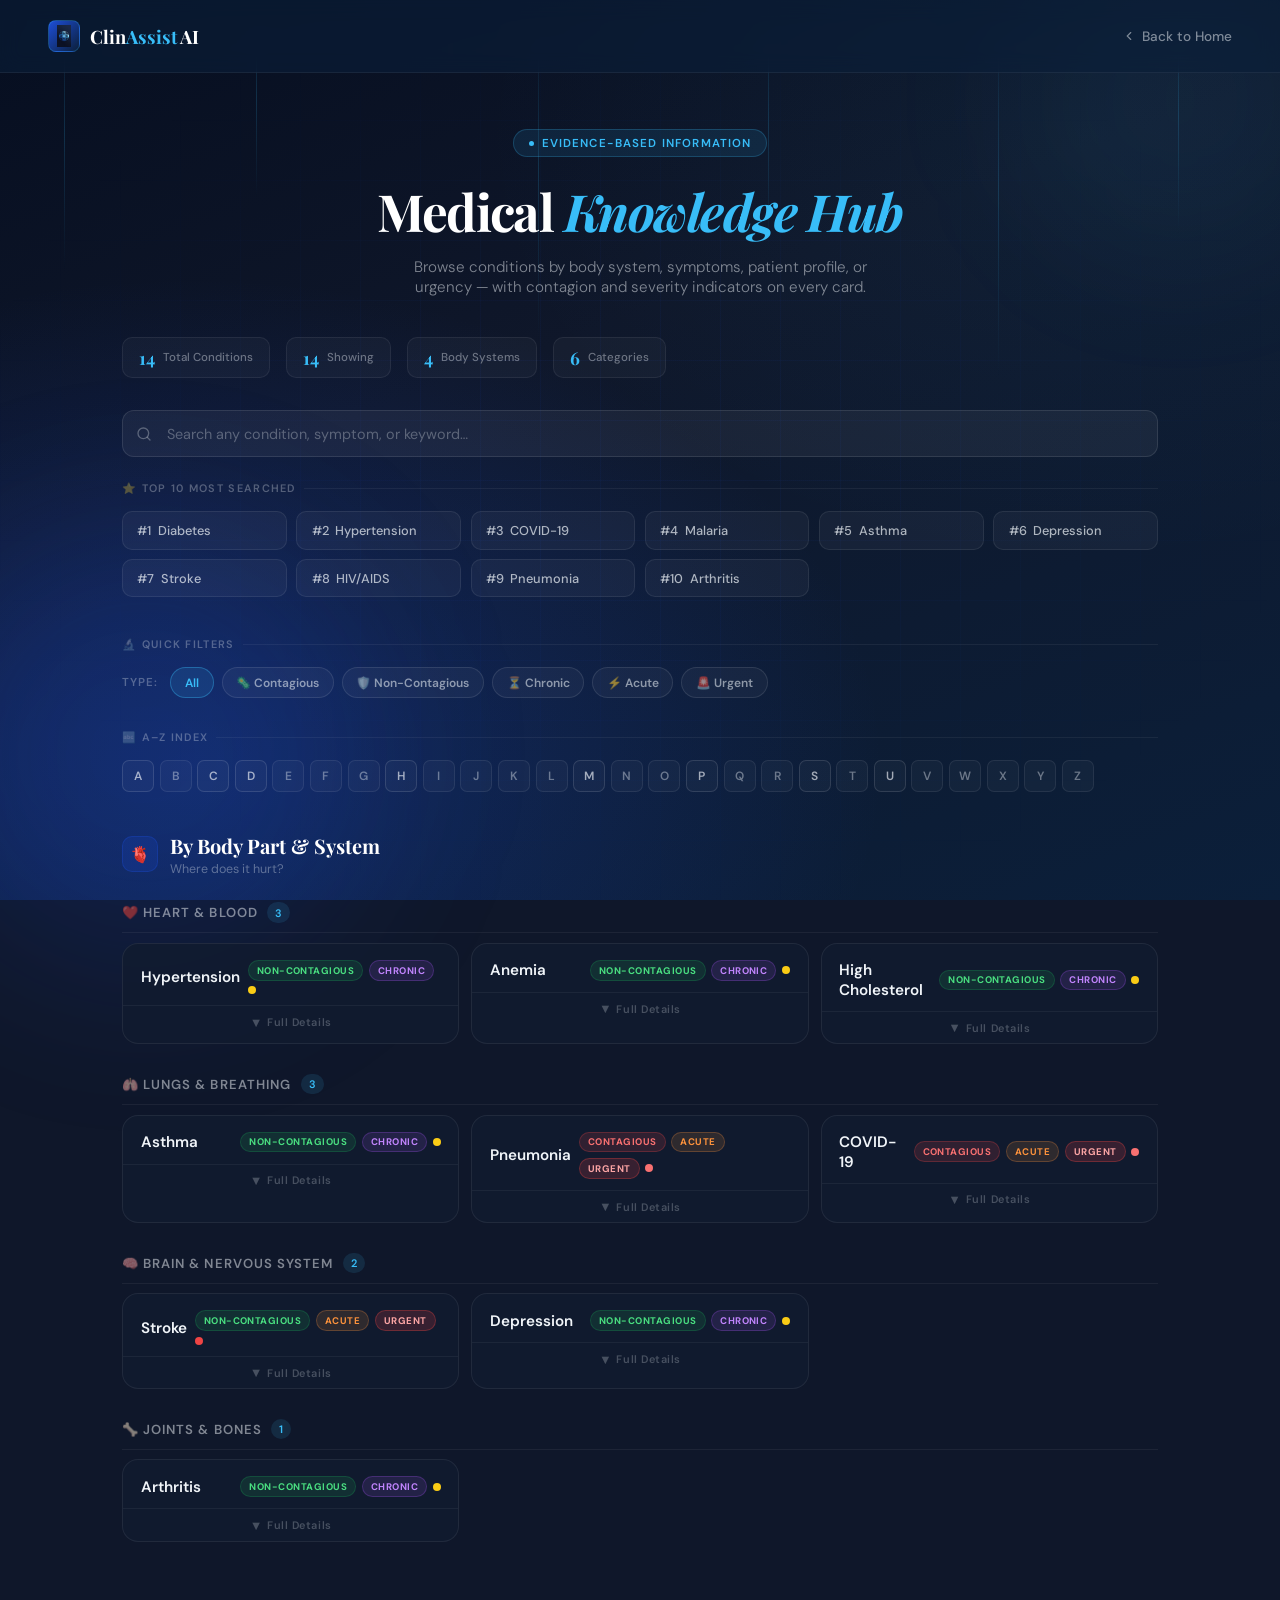
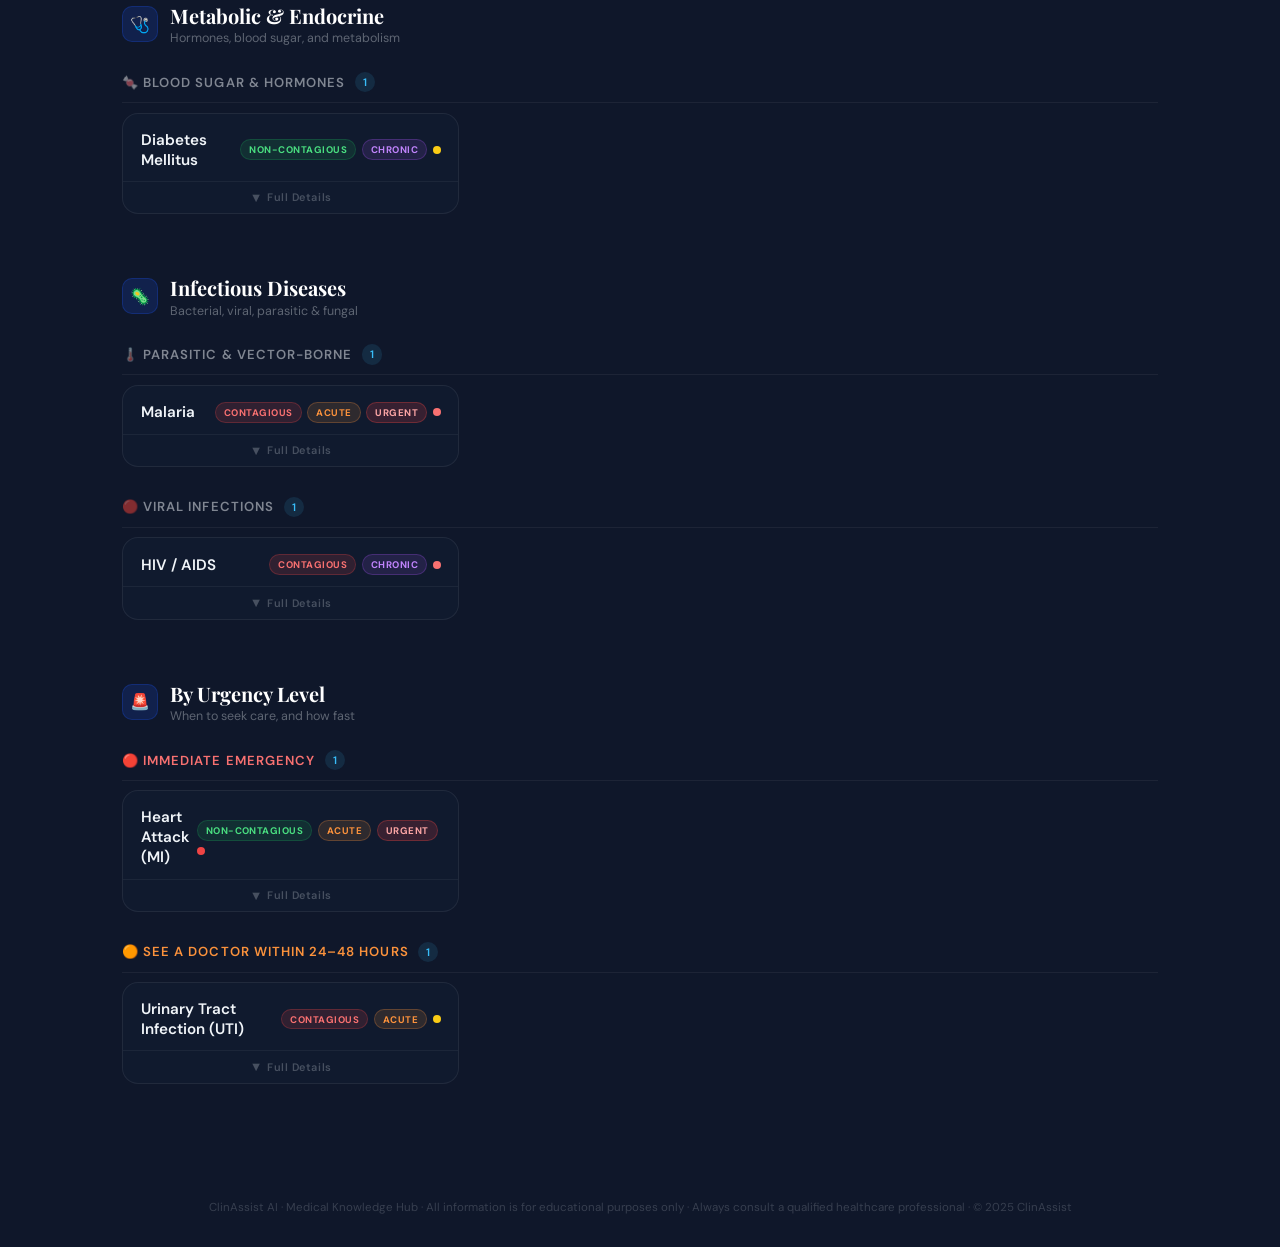
<file: knowledge.html>
<!DOCTYPE html>
<html lang="en">
<head>
    <meta charset="UTF-8"/>
    <meta name="viewport" content="width=device-width, initial-scale=1.0"/>
    <title>Medical Knowledge Hub | ClinAssist AI</title>
    <link rel="preconnect" href="https://fonts.googleapis.com"/>
    <link href="https://fonts.googleapis.com/css2?family=Playfair+Display:ital,wght@0,500;0,700;1,500&family=DM+Sans:opsz,wght@9..40,300;9..40,400;9..40,500;9..40,600&display=swap" rel="stylesheet"/>
    <style>
        *, *::before, *::after { box-sizing: border-box; margin: 0; padding: 0; }
        html, body {
            font-family: 'DM Sans', sans-serif;
            background-color: #0f172a;
            color: #f1f5f9;
            overflow-x: hidden;
        }
        .bg-canvas {
            position: fixed; inset: 0; z-index: 0;
            background:
                    radial-gradient(ellipse at 15% 85%, rgba(29,78,216,0.3) 0%, transparent 45%),
                    radial-gradient(ellipse at 85% 15%, rgba(56,189,248,0.05) 0%, transparent 40%),
                    linear-gradient(160deg, #060e20 0%, #0f172a 40%, #0b1f3a 100%);
        }
        .bg-grid {
            position: fixed; inset: 0; z-index: 0;
            background-image: linear-gradient(rgba(29,78,216,0.06) 1px, transparent 1px), linear-gradient(90deg, rgba(29,78,216,0.06) 1px, transparent 1px);
            background-size: 60px 60px;
            mask-image: radial-gradient(ellipse at center, black 20%, transparent 75%);
        }
        .pulse-lines { position: fixed; inset: 0; z-index: 0; overflow: hidden; pointer-events: none; }
        .pl { position: absolute; width: 1px; background: linear-gradient(180deg, transparent 0%, rgba(56,189,248,0.18) 50%, transparent 100%); animation: plScroll linear infinite; }
        .pl:nth-child(1)  { left: 5%;  height: 30vh; animation-duration: 5s;   animation-delay: 0s; }
        .pl:nth-child(2)  { left: 20%; height: 22vh; animation-duration: 6.5s; animation-delay: 1s; }
        .pl:nth-child(3)  { left: 42%; height: 38vh; animation-duration: 4.2s; animation-delay: 2s; }
        .pl:nth-child(4)  { left: 60%; height: 28vh; animation-duration: 7s;   animation-delay: 0.5s; }
        .pl:nth-child(5)  { left: 78%; height: 42vh; animation-duration: 5.5s; animation-delay: 1.8s; }
        .pl:nth-child(6)  { left: 92%; height: 26vh; animation-duration: 4.8s; animation-delay: 3s; }
        @keyframes plScroll { 0% { top: -45vh; opacity: 0; } 15% { opacity: 1; } 85% { opacity: 1; } 100% { top: 110vh; opacity: 0; } }
        .orb { position: fixed; border-radius: 50%; filter: blur(80px); pointer-events: none; z-index: 0; animation: orbFloat ease-in-out infinite; }
        .orb-1 { width: 450px; height: 450px; background: rgba(29,78,216,0.15); bottom: -80px; left: -80px; animation-duration: 11s; }
        .orb-2 { width: 300px; height: 300px; background: rgba(56,189,248,0.05); top: -50px; right: -50px; animation-duration: 14s; animation-delay: 3s; }
        @keyframes orbFloat { 0%, 100% { transform: translateY(0px) scale(1); } 50% { transform: translateY(-25px) scale(1.04); } }
        .page { position: relative; z-index: 1; min-height: 100vh; }
        .navbar {
            display: flex; align-items: center; justify-content: space-between;
            padding: 1.25rem 3rem; border-bottom: 1px solid rgba(255,255,255,0.06);
            animation: fadeDown 0.6s ease both; backdrop-filter: blur(10px);
            background: rgba(11,31,58,0.6); position: sticky; top: 0; z-index: 100;
        }
        @keyframes fadeDown { from { opacity: 0; transform: translateY(-12px); } to { opacity: 1; transform: translateY(0); } }
        .brand { display: flex; align-items: center; gap: 0.6rem; text-decoration: none; }
        .brand-mark {
            width: 32px; height: 32px; background: linear-gradient(135deg, #1d4ed8, #0b1f3a);
            border-radius: 8px; border: 1px solid rgba(56,189,248,0.25);
            display: flex; align-items: center; justify-content: center; overflow: hidden;
        }
        .brand-mark img { width: 22px; height: 22px; object-fit: contain; }
        .brand-name { font-family: 'Playfair Display', serif; font-size: 1.15rem; font-weight: 700; color: #fff; }
        .brand-name span { color: #38bdf8; }
        .nav-back { display: flex; align-items: center; gap: 0.4rem; color: rgba(241,245,249,0.5); font-size: 0.85rem; font-weight: 500; text-decoration: none; transition: color 0.2s; }
        .nav-back:hover { color: #38bdf8; }
        .nav-back svg { width: 14px; height: 14px; }
        .page-header { text-align: center; padding: 3.5rem 2rem 2.5rem; animation: fadeUp 0.7s ease both; animation-delay: 0.1s; }
        .page-header__eyebrow {
            display: inline-flex; align-items: center; gap: 0.5rem;
            background: rgba(56,189,248,0.10); border: 1px solid rgba(56,189,248,0.22);
            border-radius: 100px; padding: 0.35rem 0.9rem; font-size: 0.72rem; font-weight: 600;
            letter-spacing: 0.10em; text-transform: uppercase; color: #38bdf8; margin-bottom: 1.25rem;
        }
        .page-header__eyebrow::before { content: ''; width: 5px; height: 5px; background: #38bdf8; border-radius: 50%; animation: blink 1.8s ease-in-out infinite; }
        @keyframes blink { 0%, 100% { opacity: 1; } 50% { opacity: 0.3; } }
        .page-header h1 { font-family: 'Playfair Display', serif; font-size: clamp(2rem, 5vw, 3.2rem); font-weight: 700; color: #fff; letter-spacing: -0.03em; margin-bottom: 0.75rem; }
        .page-header h1 em { color: #38bdf8; font-style: italic; }
        .page-header p { color: rgba(241,245,249,0.5); font-size: 0.95rem; font-weight: 300; max-width: 50ch; margin: 0 auto; }
        @keyframes fadeUp { from { opacity: 0; transform: translateY(18px); } to { opacity: 1; transform: translateY(0); } }

        .top10-section { max-width: 1100px; margin: 0 auto; padding: 0 2rem 2.5rem; animation: fadeUp 0.7s ease both; animation-delay: 0.2s; }
        .section-label { font-size: 0.68rem; font-weight: 600; letter-spacing: 0.12em; text-transform: uppercase; color: rgba(241,245,249,0.3); margin-bottom: 1rem; display: flex; align-items: center; gap: 0.5rem; }
        .section-label::after { content: ''; flex: 1; height: 1px; background: rgba(255,255,255,0.06); }
        .top10-grid { display: grid; grid-template-columns: repeat(auto-fill, minmax(150px, 1fr)); gap: 0.6rem; }
        .top10-pill { display: flex; align-items: center; justify-content: space-between; padding: 0.6rem 0.9rem; background: rgba(255,255,255,0.04); border: 1px solid rgba(255,255,255,0.08); border-radius: 10px; font-size: 0.8rem; font-weight: 500; color: rgba(241,245,249,0.7); cursor: pointer; transition: all 0.2s; text-decoration: none; }
        .top10-pill:hover { background: rgba(56,189,248,0.08); border-color: rgba(56,189,248,0.3); color: #38bdf8; }

        .filter-bar { max-width: 1100px; margin: 0 auto; padding: 0 2rem 2rem; animation: fadeUp 0.7s ease both; animation-delay: 0.25s; }
        .filter-row { display: flex; align-items: center; gap: 0.5rem; flex-wrap: wrap; }
        .filter-label { font-size: 0.72rem; color: rgba(241,245,249,0.3); font-weight: 600; text-transform: uppercase; letter-spacing: 0.08em; margin-right: 0.3rem; }
        .filter-btn { padding: 0.4rem 0.85rem; border-radius: 100px; border: 1px solid rgba(255,255,255,0.10); background: rgba(255,255,255,0.04); color: rgba(241,245,249,0.55); font-size: 0.75rem; font-weight: 600; cursor: pointer; transition: all 0.2s; font-family: 'DM Sans', sans-serif; }
        .filter-btn:hover, .filter-btn.active { background: rgba(56,189,248,0.12); border-color: rgba(56,189,248,0.35); color: #38bdf8; }

        .az-bar { max-width: 1100px; margin: 0 auto; padding: 0 2rem 2.5rem; animation: fadeUp 0.7s ease both; animation-delay: 0.3s; }
        .az-row { display: flex; flex-wrap: wrap; gap: 0.35rem; }
        .az-btn { width: 32px; height: 32px; border-radius: 7px; border: 1px solid rgba(255,255,255,0.08); background: rgba(255,255,255,0.03); color: rgba(241,245,249,0.4); font-size: 0.75rem; font-weight: 600; cursor: pointer; transition: all 0.2s; font-family: 'DM Sans', sans-serif; display: flex; align-items: center; justify-content: center; }
        .az-btn:hover { background: rgba(56,189,248,0.1); border-color: rgba(56,189,248,0.3); color: #38bdf8; }
        .az-btn.has-items { color: rgba(241,245,249,0.65); border-color: rgba(255,255,255,0.12); }
        .az-btn.active { background: rgba(56,189,248,0.15); border-color: rgba(56,189,248,0.4); color: #38bdf8; }

        .hub-body { max-width: 1100px; margin: 0 auto; padding: 0 2rem 4rem; display: flex; flex-direction: column; gap: 2.5rem; }

        .cat-block { animation: fadeUp 0.6s ease both; }
        .cat-block:nth-child(1) { animation-delay: 0.3s; }
        .cat-block:nth-child(2) { animation-delay: 0.35s; }
        .cat-block:nth-child(3) { animation-delay: 0.4s; }
        .cat-block:nth-child(4) { animation-delay: 0.45s; }

        .cat-header { display: flex; align-items: center; gap: 0.75rem; margin-bottom: 1rem; }
        .cat-icon { width: 36px; height: 36px; border-radius: 10px; background: rgba(29,78,216,0.2); border: 1px solid rgba(29,78,216,0.3); display: flex; align-items: center; justify-content: center; font-size: 1rem; flex-shrink: 0; }
        .cat-title { font-family: 'Playfair Display', serif; font-size: 1.25rem; font-weight: 700; color: #fff; }
        .cat-subtitle { font-size: 0.78rem; color: rgba(241,245,249,0.35); font-weight: 400; margin-top: 0.1rem; }

        .subcat { margin-bottom: 1.25rem; }
        .subcat-header { display: flex; align-items: center; gap: 0.6rem; padding: 0.6rem 0; margin-bottom: 0.6rem; border-bottom: 1px solid rgba(255,255,255,0.06); }
        .subcat-title { font-size: 0.82rem; font-weight: 600; color: rgba(241,245,249,0.5); text-transform: uppercase; letter-spacing: 0.08em; }
        .subcat-count { font-size: 0.68rem; background: rgba(56,189,248,0.12); color: #38bdf8; padding: 0.2rem 0.5rem; border-radius: 100px; font-weight: 600; }

        .illness-grid { display: grid; grid-template-columns: repeat(auto-fill, minmax(320px, 1fr)); gap: 0.75rem; }

        .illness-card { background: rgba(17,28,47,0.85); border: 1px solid rgba(255,255,255,0.07); border-radius: 16px; overflow: hidden; transition: all 0.22s ease; cursor: pointer; }
        .illness-card:hover { border-color: rgba(56,189,248,0.25); background: rgba(29,78,216,0.09); transform: translateY(-2px); }
        .illness-card.open { border-color: rgba(56,189,248,0.3); background: rgba(17,28,50,0.95); transform: none; }

        .illness-card__header { display: flex; align-items: center; justify-content: space-between; padding: 1rem 1.1rem 0.7rem; gap: 0.5rem; }
        .illness-card__name { font-weight: 600; font-size: 0.95rem; color: #f1f5f9; flex: 1; }
        .illness-tags { display: flex; gap: 0.35rem; align-items: center; flex-wrap: wrap; }

        .tag { font-size: 0.6rem; font-weight: 700; padding: 0.18rem 0.5rem; border-radius: 100px; letter-spacing: 0.05em; text-transform: uppercase; }
        .tag-contagious    { background: rgba(239,68,68,0.15);  color: #f87171; border: 1px solid rgba(239,68,68,0.25); }
        .tag-noncontagious { background: rgba(34,197,94,0.12);  color: #4ade80; border: 1px solid rgba(34,197,94,0.2); }
        .tag-chronic       { background: rgba(168,85,247,0.13); color: #c084fc; border: 1px solid rgba(168,85,247,0.25); }
        .tag-acute         { background: rgba(251,146,60,0.13); color: #fb923c; border: 1px solid rgba(251,146,60,0.25); }
        .tag-urgent        { background: rgba(239,68,68,0.18);  color: #fca5a5; border: 1px solid rgba(239,68,68,0.3); }

        .severity-dot { width: 8px; height: 8px; border-radius: 50%; flex-shrink: 0; }
        .sev-low    { background: #4ade80; }
        .sev-mod    { background: #facc15; }
        .sev-high   { background: #f87171; }
        .sev-critical { background: #ef4444; animation: pulse-dot 1.5s ease-in-out infinite; }
        @keyframes pulse-dot { 0%, 100% { opacity: 1; } 50% { opacity: 0.4; } }

        .illness-card__body { padding: 0 1.1rem; max-height: 0; overflow: hidden; transition: max-height 0.45s ease, padding 0.2s ease; }
        .illness-card.open .illness-card__body { max-height: 1400px; padding: 0 1.1rem 1.1rem; }

        .card-summary {
            background: rgba(56,189,248,0.07); border: 1px solid rgba(56,189,248,0.15);
            border-radius: 10px; padding: 0.75rem 0.9rem; margin-bottom: 1rem;
        }
        .card-summary p { font-size: 0.83rem; color: rgba(241,245,249,0.75); line-height: 1.6; }

        .card-section { margin-bottom: 0.9rem; }
        .card-section:last-child { margin-bottom: 0; }
        .card-section-title {
            font-size: 0.65rem; font-weight: 700; text-transform: uppercase; letter-spacing: 0.10em;
            color: #38bdf8; margin-bottom: 0.5rem; display: flex; align-items: center; gap: 0.4rem;
        }
        .card-section-title::after { content: ''; flex: 1; height: 1px; background: rgba(56,189,248,0.15); }

        .card-list { list-style: none; display: flex; flex-direction: column; gap: 0.3rem; }
        .card-list li { font-size: 0.81rem; color: rgba(241,245,249,0.62); line-height: 1.5; padding-left: 1rem; position: relative; }
        .card-list li::before { content: '·'; position: absolute; left: 0; color: rgba(56,189,248,0.5); font-weight: 700; }
        .card-list li.red-flag { color: #fca5a5; }
        .card-list li.red-flag::before { content: '⚠'; font-size: 0.65rem; top: 0.1rem; color: #f87171; }

        .duration-badge { display: inline-flex; align-items: center; gap: 0.35rem; background: rgba(168,85,247,0.12); border: 1px solid rgba(168,85,247,0.2); border-radius: 100px; padding: 0.2rem 0.65rem; font-size: 0.7rem; font-weight: 600; color: #c084fc; margin-top: 0.4rem; }

        .card-disclaimer { margin-top: 0.9rem; padding: 0.6rem 0.8rem; background: rgba(239,68,68,0.07); border: 1px solid rgba(239,68,68,0.18); border-radius: 8px; font-size: 0.72rem; color: rgba(241,245,249,0.45); line-height: 1.55; }
        .card-disclaimer strong { color: rgba(239,68,68,0.8); }

        .card-divider { height: 1px; background: rgba(255,255,255,0.05); margin: 0.75rem 0; }

        .illness-card__toggle { display: flex; align-items: center; justify-content: center; padding: 0.45rem; border-top: 1px solid rgba(255,255,255,0.05); color: rgba(241,245,249,0.25); font-size: 0.7rem; gap: 0.3rem; transition: color 0.2s; }
        .illness-card:hover .illness-card__toggle { color: rgba(56,189,248,0.5); }
        .illness-card.open .illness-card__toggle { color: rgba(56,189,248,0.6); border-top-color: rgba(56,189,248,0.1); }
        .toggle-arrow { transition: transform 0.3s; font-size: 0.8rem; display: inline-block; }
        .illness-card.open .toggle-arrow { transform: rotate(180deg); }
        .toggle-label { font-size: 0.68rem; font-weight: 600; letter-spacing: 0.05em; }

        .search-wrap { max-width: 1100px; margin: 0 auto; padding: 0 2rem 1.5rem; animation: fadeUp 0.7s ease both; animation-delay: 0.15s; }
        .search-box { width: 100%; padding: 0.85rem 1.25rem 0.85rem 2.75rem; background: rgba(255,255,255,0.05); border: 1px solid rgba(255,255,255,0.10); border-radius: 12px; color: #f1f5f9; font-size: 0.9rem; font-family: 'DM Sans', sans-serif; transition: all 0.2s; outline: none; }
        .search-box:focus { border-color: rgba(56,189,248,0.4); background: rgba(56,189,248,0.05); }
        .search-box::placeholder { color: rgba(241,245,249,0.3); }
        .search-outer { position: relative; }
        .search-icon { position: absolute; left: 0.9rem; top: 50%; transform: translateY(-50%); color: rgba(241,245,249,0.3); pointer-events: none; }
        .search-icon svg { width: 16px; height: 16px; display: block; }

        .hub-footer { text-align: center; padding: 2rem; font-size: 0.72rem; color: rgba(241,245,249,0.18); }
        .illness-card.hidden { display: none; }
        .no-results { text-align: center; padding: 3rem 2rem; color: rgba(241,245,249,0.3); font-size: 0.9rem; display: none; }
        .no-results.show { display: block; }

        /* Stats bar */
        .stats-bar { max-width: 1100px; margin: 0 auto; padding: 0 2rem 2rem; display: flex; gap: 1rem; flex-wrap: wrap; animation: fadeUp 0.7s ease both; animation-delay: 0.18s; }
        .stat-chip { display: flex; align-items: center; gap: 0.5rem; padding: 0.5rem 1rem; background: rgba(255,255,255,0.03); border: 1px solid rgba(255,255,255,0.07); border-radius: 10px; }
        .stat-chip .stat-num { font-size: 1.1rem; font-weight: 700; color: #38bdf8; font-family: 'Playfair Display', serif; }
        .stat-chip .stat-lbl { font-size: 0.72rem; color: rgba(241,245,249,0.4); font-weight: 500; }

        @media (max-width: 640px) {
            .navbar { padding: 1rem 1.25rem; }
            .hub-body { padding: 0 1rem 3rem; }
            .top10-section, .filter-bar, .az-bar, .search-wrap, .stats-bar { padding-left: 1rem; padding-right: 1rem; }
            .illness-grid { grid-template-columns: 1fr; }
            .top10-grid { grid-template-columns: repeat(auto-fill, minmax(130px, 1fr)); }
        }
    </style>
</head>
<body>
<div class="bg-canvas"></div>
<div class="bg-grid"></div>
<div class="pulse-lines">
    <div class="pl"></div><div class="pl"></div><div class="pl"></div>
    <div class="pl"></div><div class="pl"></div><div class="pl"></div>
</div>
<div class="orb orb-1"></div>
<div class="orb orb-2"></div>

<div class="page">

    <nav class="navbar">
        <a href="index.html" class="brand">
            <div class="brand-mark"><img src="AcnEW.jpg" alt="ClinAssist"/></div>
            <span class="brand-name">Clin<span>Assist</span> AI</span>
        </a>
        <a href="index.html" class="nav-back">
            <svg viewBox="0 0 24 24" fill="none" stroke="currentColor" stroke-width="2" stroke-linecap="round"><polyline points="15 18 9 12 15 6"/></svg>
            Back to Home
        </a>
    </nav>

    <div class="page-header">
        <div class="page-header__eyebrow">Evidence-Based Information</div>
        <h1>Medical <em>Knowledge Hub</em></h1>
        <p>Browse conditions by body system, symptoms, patient profile, or urgency — with contagion and severity indicators on every card.</p>
    </div>

    <div class="stats-bar">
        <div class="stat-chip"><span class="stat-num" id="totalCount">0</span><span class="stat-lbl">Total Conditions</span></div>
        <div class="stat-chip"><span class="stat-num" id="visibleCount">0</span><span class="stat-lbl">Showing</span></div>
        <div class="stat-chip"><span class="stat-num">4</span><span class="stat-lbl">Body Systems</span></div>
        <div class="stat-chip"><span class="stat-num">6</span><span class="stat-lbl">Categories</span></div>
    </div>

    <div class="search-wrap">
        <div class="search-outer">
            <span class="search-icon"><svg viewBox="0 0 24 24" fill="none" stroke="currentColor" stroke-width="2" stroke-linecap="round"><circle cx="11" cy="11" r="8"/><line x1="21" y1="21" x2="16.65" y2="16.65"/></svg></span>
            <input class="search-box" type="text" id="searchInput" placeholder="Search any condition, symptom, or keyword…"/>
        </div>
    </div>

    <div class="top10-section">
        <div class="section-label">⭐ Top 10 Most Searched</div>
        <div class="top10-grid">
            <a class="top10-pill" href="#" data-scroll="diabetes">#1 <span style="flex:1;margin-left:0.4rem">Diabetes</span></a>
            <a class="top10-pill" href="#" data-scroll="hypertension">#2 <span style="flex:1;margin-left:0.4rem">Hypertension</span></a>
            <a class="top10-pill" href="#" data-scroll="covid-19">#3 <span style="flex:1;margin-left:0.4rem">COVID-19</span></a>
            <a class="top10-pill" href="#" data-scroll="malaria">#4 <span style="flex:1;margin-left:0.4rem">Malaria</span></a>
            <a class="top10-pill" href="#" data-scroll="asthma">#5 <span style="flex:1;margin-left:0.4rem">Asthma</span></a>
            <a class="top10-pill" href="#" data-scroll="depression">#6 <span style="flex:1;margin-left:0.4rem">Depression</span></a>
            <a class="top10-pill" href="#" data-scroll="stroke">#7 <span style="flex:1;margin-left:0.4rem">Stroke</span></a>
            <a class="top10-pill" href="#" data-scroll="hiv-aids">#8 <span style="flex:1;margin-left:0.4rem">HIV/AIDS</span></a>
            <a class="top10-pill" href="#" data-scroll="pneumonia">#9 <span style="flex:1;margin-left:0.4rem">Pneumonia</span></a>
            <a class="top10-pill" href="#" data-scroll="arthritis">#10 <span style="flex:1;margin-left:0.4rem">Arthritis</span></a>
        </div>
    </div>

    <div class="filter-bar">
        <div class="section-label">🔬 Quick Filters</div>
        <div class="filter-row">
            <span class="filter-label">Type:</span>
            <button class="filter-btn active" data-filter="all">All</button>
            <button class="filter-btn" data-filter="contagious">🦠 Contagious</button>
            <button class="filter-btn" data-filter="noncontagious">🛡️ Non-Contagious</button>
            <button class="filter-btn" data-filter="chronic">⏳ Chronic</button>
            <button class="filter-btn" data-filter="acute">⚡ Acute</button>
            <button class="filter-btn" data-filter="urgent">🚨 Urgent</button>
        </div>
    </div>

    <div class="az-bar">
        <div class="section-label">🔤 A–Z Index</div>
        <div class="az-row" id="azRow"></div>
    </div>

    <div class="no-results" id="noResults">No conditions match your search or filter.</div>

    <!-- ============================== MAIN BODY ============================== -->
    <div class="hub-body" id="hubBody">

        <!-- ======================================= -->
        <!-- CATEGORY 1: BY BODY PART & SYSTEM -->
        <!-- ======================================= -->
        <div class="cat-block">
            <div class="cat-header">
                <div class="cat-icon">🫀</div>
                <div>
                    <div class="cat-title">By Body Part &amp; System</div>
                    <div class="cat-subtitle">Where does it hurt?</div>
                </div>
            </div>

            <!-- Heart & Blood -->
            <div class="subcat">
                <div class="subcat-header">
                    <span class="subcat-title">❤️ Heart &amp; Blood</span>
                    <span class="subcat-count">3</span>
                </div>
                <div class="illness-grid">

                    <!-- HYPERTENSION -->
                    <div class="illness-card" id="card-hypertension" data-name="hypertension high blood pressure" data-tags="noncontagious chronic" data-letter="H">
                        <div class="illness-card__header">
                            <span class="illness-card__name">Hypertension</span>
                            <div class="illness-tags">
                                <span class="tag tag-noncontagious">Non-Contagious</span>
                                <span class="tag tag-chronic">Chronic</span>
                                <span class="severity-dot sev-mod" title="Moderate severity"></span>
                            </div>
                        </div>
                        <div class="illness-card__body">
                            <div class="card-summary"><p>Hypertension is persistently elevated blood pressure in the arteries (≥130/80 mmHg). It is a chronic, non-contagious condition and often has no symptoms — making it a "silent killer" that quietly damages the heart, kidneys, and brain over time.</p></div>
                            <div class="card-section">
                                <div class="card-section-title">Common Symptoms</div>
                                <ul class="card-list">
                                    <li>Usually no symptoms in early stages</li>
                                    <li>Occasional headaches at the back of the head (morning)</li>
                                    <li>Dizziness or light-headedness</li>
                                    <li>Blurred or double vision</li>
                                    <li>Nosebleeds in severe cases</li>
                                    <li class="red-flag">Severe headache, chest pain, or sudden vision loss — seek emergency care immediately</li>
                                    <li class="red-flag">Shortness of breath or confusion could signal hypertensive crisis</li>
                                </ul>
                            </div>
                            <div class="card-divider"></div>
                            <div class="card-section">
                                <div class="card-section-title">Causes &amp; Risk Factors</div>
                                <ul class="card-list">
                                    <li>Primary (essential) hypertension: no single identifiable cause; develops gradually</li>
                                    <li>Secondary: caused by kidney disease, thyroid disorders, or certain medications</li>
                                    <li>Risk factors: high-salt diet, obesity, physical inactivity, smoking, excess alcohol</li>
                                    <li>Family history and increasing age significantly raise risk</li>
                                    <li>Chronic stress and sleep disorders (e.g. sleep apnoea) are contributing triggers</li>
                                </ul>
                            </div>
                            <div class="card-divider"></div>
                            <div class="card-section">
                                <div class="card-section-title">Management &amp; Treatment</div>
                                <ul class="card-list">
                                    <li>Lifestyle: reduce sodium intake, exercise 150 min/week, limit alcohol, quit smoking</li>
                                    <li>Medications: ACE inhibitors, calcium channel blockers, beta-blockers, diuretics</li>
                                    <li>Regular blood pressure monitoring at home and clinic</li>
                                    <li>DASH diet (Dietary Approaches to Stop Hypertension) is evidence-based</li>
                                </ul>
                                <div class="duration-badge">⏱ Lifelong management required</div>
                            </div>
                            <div class="card-divider"></div>
                            <div class="card-section">
                                <div class="card-section-title">Prevention</div>
                                <ul class="card-list">
                                    <li>Maintain a healthy weight (BMI 18.5–24.9)</li>
                                    <li>Eat a diet rich in fruits, vegetables, and low-fat dairy</li>
                                    <li>Limit salt to under 5g per day</li>
                                    <li>Annual blood pressure checks from age 18; more frequent if at risk</li>
                                    <li>Manage stress through mindfulness, yoga, or regular exercise</li>
                                </ul>
                            </div>
                            <div class="card-disclaimer"><strong>⚕ Medical Disclaimer:</strong> This information is for educational purposes only and does not replace professional medical advice. Always consult a qualified doctor for diagnosis and treatment.</div>
                        </div>
                        <div class="illness-card__toggle"><span class="toggle-arrow">▼</span> <span class="toggle-label">Full Details</span></div>
                    </div>

                    <!-- ANEMIA -->
                    <div class="illness-card" id="card-anemia" data-name="anemia iron deficiency blood" data-tags="noncontagious chronic" data-letter="A">
                        <div class="illness-card__header">
                            <span class="illness-card__name">Anemia</span>
                            <div class="illness-tags">
                                <span class="tag tag-noncontagious">Non-Contagious</span>
                                <span class="tag tag-chronic">Chronic</span>
                                <span class="severity-dot sev-mod"></span>
                            </div>
                        </div>
                        <div class="illness-card__body">
                            <div class="card-summary"><p>Anemia is a condition where the blood lacks enough healthy red blood cells to carry adequate oxygen to the body's tissues. The most common type is iron-deficiency anemia. It is chronic and non-contagious, ranging from mild to severe.</p></div>
                            <div class="card-section">
                                <div class="card-section-title">Common Symptoms</div>
                                <ul class="card-list">
                                    <li>Unexplained tiredness and low energy</li>
                                    <li>Pale or yellowish skin, pale inner eyelids</li>
                                    <li>Shortness of breath with light activity</li>
                                    <li>Dizziness, cold hands and feet</li>
                                    <li>Rapid or irregular heartbeat</li>
                                    <li class="red-flag">Chest pain, severe shortness of breath, or fainting — seek emergency care</li>
                                </ul>
                            </div>
                            <div class="card-divider"></div>
                            <div class="card-section">
                                <div class="card-section-title">Causes &amp; Risk Factors</div>
                                <ul class="card-list">
                                    <li>Iron deficiency (most common): poor diet, blood loss (heavy periods, ulcers)</li>
                                    <li>Vitamin B12 or folate deficiency: poor nutrition or absorption problems</li>
                                    <li>Chronic diseases: kidney disease, cancer, rheumatoid arthritis</li>
                                    <li>Women of childbearing age, pregnant women, and vegans at higher risk</li>
                                    <li>Genetic: sickle cell disease and thalassaemia cause inherited anemia</li>
                                </ul>
                            </div>
                            <div class="card-divider"></div>
                            <div class="card-section">
                                <div class="card-section-title">Management &amp; Treatment</div>
                                <ul class="card-list">
                                    <li>Iron supplements (ferrous sulfate); take with vitamin C to enhance absorption</li>
                                    <li>Vitamin B12 injections or oral supplements for B12 deficiency</li>
                                    <li>Eat iron-rich foods: red meat, legumes, spinach, fortified cereals</li>
                                    <li>Treat underlying cause (e.g. manage heavy periods, treat ulcers)</li>
                                    <li>Severe cases may require blood transfusion or erythropoietin injections</li>
                                </ul>
                                <div class="duration-badge">⏱ Weeks to months to resolve; chronic if underlying cause persists</div>
                            </div>
                            <div class="card-divider"></div>
                            <div class="card-section">
                                <div class="card-section-title">Prevention</div>
                                <ul class="card-list">
                                    <li>Eat a varied, iron-rich diet with plenty of leafy greens and lean meat</li>
                                    <li>Avoid tea/coffee with meals — they inhibit iron absorption</li>
                                    <li>Regular blood tests if you have risk factors or heavy periods</li>
                                    <li>Prenatal iron supplements for pregnant women</li>
                                </ul>
                            </div>
                            <div class="card-disclaimer"><strong>⚕ Medical Disclaimer:</strong> This information is for educational purposes only and does not replace professional medical advice. Always consult a qualified doctor for diagnosis and treatment.</div>
                        </div>
                        <div class="illness-card__toggle"><span class="toggle-arrow">▼</span> <span class="toggle-label">Full Details</span></div>
                    </div>

                    <!-- HIGH CHOLESTEROL -->
                    <div class="illness-card" id="card-cholesterol" data-name="high cholesterol hyperlipidemia lipid" data-tags="noncontagious chronic" data-letter="H">
                        <div class="illness-card__header">
                            <span class="illness-card__name">High Cholesterol</span>
                            <div class="illness-tags">
                                <span class="tag tag-noncontagious">Non-Contagious</span>
                                <span class="tag tag-chronic">Chronic</span>
                                <span class="severity-dot sev-mod"></span>
                            </div>
                        </div>
                        <div class="illness-card__body">
                            <div class="card-summary"><p>High cholesterol (hyperlipidaemia) means there is too much LDL ("bad") cholesterol in the bloodstream, which can build up in artery walls and lead to heart attack or stroke. It is chronic, non-contagious, and typically has no symptoms — only a blood test can detect it.</p></div>
                            <div class="card-section">
                                <div class="card-section-title">Common Symptoms</div>
                                <ul class="card-list">
                                    <li>No symptoms in the vast majority of cases</li>
                                    <li>Xanthomas (fatty deposits under skin around eyes or tendons) in severe cases</li>
                                    <li class="red-flag">Chest pain or pressure — could indicate angina from narrowed arteries</li>
                                    <li class="red-flag">Sudden arm weakness, facial drooping, speech problems — possible stroke emergency</li>
                                </ul>
                            </div>
                            <div class="card-divider"></div>
                            <div class="card-section">
                                <div class="card-section-title">Causes &amp; Risk Factors</div>
                                <ul class="card-list">
                                    <li>Diet high in saturated fats, trans fats, and processed foods</li>
                                    <li>Physical inactivity and obesity</li>
                                    <li>Familial hypercholesterolaemia: genetic condition causing very high LDL</li>
                                    <li>Diabetes, hypothyroidism, and kidney disease can elevate cholesterol</li>
                                    <li>Age (risk increases after 40), male sex, and smoking are additional risk factors</li>
                                </ul>
                            </div>
                            <div class="card-divider"></div>
                            <div class="card-section">
                                <div class="card-section-title">Management &amp; Treatment</div>
                                <ul class="card-list">
                                    <li>Statins (e.g. atorvastatin, rosuvastatin) are the primary medication</li>
                                    <li>Diet: reduce saturated fat, increase fibre (oats, beans), eat more omega-3 fish</li>
                                    <li>Regular aerobic exercise raises HDL ("good") cholesterol</li>
                                    <li>Quit smoking and limit alcohol consumption</li>
                                    <li>Repeat lipid panel every 3–6 months when on treatment</li>
                                </ul>
                                <div class="duration-badge">⏱ Lifelong management; diet changes can show improvement in 3 months</div>
                            </div>
                            <div class="card-divider"></div>
                            <div class="card-section">
                                <div class="card-section-title">Prevention</div>
                                <ul class="card-list">
                                    <li>Cholesterol screening from age 35 (or 20 if family history)</li>
                                    <li>Replace saturated fats with unsaturated fats (olive oil, avocados, nuts)</li>
                                    <li>Eat at least 30g of dietary fibre daily</li>
                                    <li>Maintain a healthy body weight and exercise regularly</li>
                                </ul>
                            </div>
                            <div class="card-disclaimer"><strong>⚕ Medical Disclaimer:</strong> This information is for educational purposes only and does not replace professional medical advice. Always consult a qualified doctor for diagnosis and treatment.</div>
                        </div>
                        <div class="illness-card__toggle"><span class="toggle-arrow">▼</span> <span class="toggle-label">Full Details</span></div>
                    </div>

                </div><!-- /illness-grid -->
            </div><!-- /subcat Heart & Blood -->

            <!-- Lungs & Breathing -->
            <div class="subcat">
                <div class="subcat-header">
                    <span class="subcat-title">🫁 Lungs &amp; Breathing</span>
                    <span class="subcat-count">3</span>
                </div>
                <div class="illness-grid">

                    <!-- ASTHMA -->
                    <div class="illness-card" id="card-asthma" data-name="asthma breathing wheeze lungs" data-tags="noncontagious chronic" data-letter="A">
                        <div class="illness-card__header">
                            <span class="illness-card__name">Asthma</span>
                            <div class="illness-tags">
                                <span class="tag tag-noncontagious">Non-Contagious</span>
                                <span class="tag tag-chronic">Chronic</span>
                                <span class="severity-dot sev-mod"></span>
                            </div>
                        </div>
                        <div class="illness-card__body">
                            <div class="card-summary"><p>Asthma is a chronic inflammatory condition of the airways that causes recurring episodes of wheezing, breathlessness, chest tightness, and coughing. It is non-contagious and manageable but can be life-threatening if severe attacks go untreated.</p></div>
                            <div class="card-section">
                                <div class="card-section-title">Common Symptoms</div>
                                <ul class="card-list">
                                    <li>Wheezing (a whistling sound when breathing)</li>
                                    <li>Shortness of breath, especially at night or early morning</li>
                                    <li>Chest tightness or pressure</li>
                                    <li>Persistent dry cough, worse at night</li>
                                    <li class="red-flag">Severe breathlessness with no relief from inhaler — call emergency services</li>
                                    <li class="red-flag">Blue lips or fingertips (cyanosis) — life-threatening; seek immediate help</li>
                                </ul>
                            </div>
                            <div class="card-divider"></div>
                            <div class="card-section">
                                <div class="card-section-title">Causes &amp; Risk Factors</div>
                                <ul class="card-list">
                                    <li>Allergic triggers: pollen, dust mites, pet dander, mould</li>
                                    <li>Non-allergic triggers: cold air, exercise, smoke, strong odours</li>
                                    <li>Family history of asthma or allergies (atopy)</li>
                                    <li>Childhood respiratory infections and urban air pollution</li>
                                    <li>Obesity increases asthma severity and frequency</li>
                                </ul>
                            </div>
                            <div class="card-divider"></div>
                            <div class="card-section">
                                <div class="card-section-title">Management &amp; Treatment</div>
                                <ul class="card-list">
                                    <li>Reliever inhaler (SABA, e.g. salbutamol) for immediate symptom relief</li>
                                    <li>Preventer inhaler (ICS, e.g. beclometasone) used daily to reduce inflammation</li>
                                    <li>Identify and avoid personal triggers</li>
                                    <li>Written Asthma Action Plan reviewed annually with a doctor</li>
                                    <li>Spacer devices improve inhaler effectiveness, especially in children</li>
                                </ul>
                                <div class="duration-badge">⏱ Lifelong condition; well-controlled asthma allows near-normal life</div>
                            </div>
                            <div class="card-divider"></div>
                            <div class="card-section">
                                <div class="card-section-title">Prevention</div>
                                <ul class="card-list">
                                    <li>Avoid smoking and second-hand smoke — the biggest modifiable trigger</li>
                                    <li>Use allergen-proof mattress/pillow covers and wash bedding in hot water weekly</li>
                                    <li>Annual flu vaccination to reduce respiratory illness risk</li>
                                    <li>Keep indoor humidity below 50% to inhibit dust mites and mould</li>
                                </ul>
                            </div>
                            <div class="card-disclaimer"><strong>⚕ Medical Disclaimer:</strong> This information is for educational purposes only and does not replace professional medical advice. Always consult a qualified doctor for diagnosis and treatment.</div>
                        </div>
                        <div class="illness-card__toggle"><span class="toggle-arrow">▼</span> <span class="toggle-label">Full Details</span></div>
                    </div>

                    <!-- PNEUMONIA -->
                    <div class="illness-card" id="card-pneumonia" data-name="pneumonia lung infection breathing" data-tags="contagious acute urgent" data-letter="P">
                        <div class="illness-card__header">
                            <span class="illness-card__name">Pneumonia</span>
                            <div class="illness-tags">
                                <span class="tag tag-contagious">Contagious</span>
                                <span class="tag tag-acute">Acute</span>
                                <span class="tag tag-urgent">Urgent</span>
                                <span class="severity-dot sev-high"></span>
                            </div>
                        </div>
                        <div class="illness-card__body">
                            <div class="card-summary"><p>Pneumonia is an acute infection that inflames the air sacs (alveoli) in one or both lungs, often filling them with fluid or pus. It can be caused by bacteria, viruses, or fungi and ranges from mild ("walking pneumonia") to life-threatening, especially in the elderly or immunocompromised.</p></div>
                            <div class="card-section">
                                <div class="card-section-title">Common Symptoms</div>
                                <ul class="card-list">
                                    <li>Productive cough (green, yellow, or blood-tinged phlegm)</li>
                                    <li>High fever with chills and sweating</li>
                                    <li>Sharp or stabbing chest pain when breathing or coughing</li>
                                    <li>Shortness of breath even at rest</li>
                                    <li>Fatigue, loss of appetite, nausea</li>
                                    <li class="red-flag">Rapid breathing (&gt;30 breaths/min), low blood pressure, confusion — emergency</li>
                                    <li class="red-flag">Oxygen saturation below 94% — seek immediate hospital care</li>
                                </ul>
                            </div>
                            <div class="card-divider"></div>
                            <div class="card-section">
                                <div class="card-section-title">Causes &amp; Risk Factors</div>
                                <ul class="card-list">
                                    <li>Streptococcus pneumoniae (most common bacterial cause)</li>
                                    <li>Viral: influenza, respiratory syncytial virus (RSV), SARS-CoV-2</li>
                                    <li>Aspiration pneumonia from inhaling food or liquids</li>
                                    <li>High-risk groups: elderly (&gt;65), infants, smokers, immunocompromised patients</li>
                                </ul>
                            </div>
                            <div class="card-divider"></div>
                            <div class="card-section">
                                <div class="card-section-title">Management &amp; Treatment</div>
                                <ul class="card-list">
                                    <li>Bacterial pneumonia: antibiotics (amoxicillin; clarithromycin for atypicals)</li>
                                    <li>Viral pneumonia: supportive care; antivirals if influenza-related</li>
                                    <li>Rest, adequate hydration, and fever management with paracetamol</li>
                                    <li>Hospitalisation with IV antibiotics and oxygen for moderate–severe cases</li>
                                    <li>ICU and mechanical ventilation for critical presentations</li>
                                </ul>
                                <div class="duration-badge">⏱ 1–3 weeks for mild; 4–6 weeks for full recovery in older adults</div>
                            </div>
                            <div class="card-divider"></div>
                            <div class="card-section">
                                <div class="card-section-title">Prevention</div>
                                <ul class="card-list">
                                    <li>Pneumococcal vaccine (PCV13, PPSV23) for adults over 65 and high-risk groups</li>
                                    <li>Annual influenza vaccination</li>
                                    <li>Good hand hygiene and avoiding close contact with sick individuals</li>
                                    <li>Quit smoking to restore lung defence mechanisms</li>
                                </ul>
                            </div>
                            <div class="card-disclaimer"><strong>⚕ Medical Disclaimer:</strong> This information is for educational purposes only and does not replace professional medical advice. Always consult a qualified doctor for diagnosis and treatment.</div>
                        </div>
                        <div class="illness-card__toggle"><span class="toggle-arrow">▼</span> <span class="toggle-label">Full Details</span></div>
                    </div>

                    <!-- COVID-19 -->
                    <div class="illness-card" id="card-covid-19" data-name="covid-19 coronavirus sars pandemic respiratory" data-tags="contagious acute urgent" data-letter="C">
                        <div class="illness-card__header">
                            <span class="illness-card__name">COVID-19</span>
                            <div class="illness-tags">
                                <span class="tag tag-contagious">Contagious</span>
                                <span class="tag tag-acute">Acute</span>
                                <span class="tag tag-urgent">Urgent</span>
                                <span class="severity-dot sev-high"></span>
                            </div>
                        </div>
                        <div class="illness-card__body">
                            <div class="card-summary"><p>COVID-19 is an infectious respiratory illness caused by the SARS-CoV-2 coronavirus. It spreads primarily through respiratory droplets and aerosols. Severity ranges from asymptomatic to critical, and some people develop "long COVID" with symptoms lasting months after initial recovery.</p></div>
                            <div class="card-section">
                                <div class="card-section-title">Common Symptoms</div>
                                <ul class="card-list">
                                    <li>Fever, chills, and fatigue</li>
                                    <li>Dry cough and sore throat</li>
                                    <li>Loss of taste or smell (anosmia/ageusia)</li>
                                    <li>Headache, muscle aches, runny nose</li>
                                    <li>Nausea, vomiting, or diarrhoea in some cases</li>
                                    <li class="red-flag">Difficulty breathing or shortness of breath — seek emergency care</li>
                                    <li class="red-flag">Persistent chest pain, confusion, or inability to stay awake — call emergency services</li>
                                </ul>
                            </div>
                            <div class="card-divider"></div>
                            <div class="card-section">
                                <div class="card-section-title">Causes &amp; Risk Factors</div>
                                <ul class="card-list">
                                    <li>SARS-CoV-2 virus; transmitted via respiratory droplets and aerosols</li>
                                    <li>Close contact with infected individuals in poorly ventilated spaces</li>
                                    <li>High risk: elderly, immunocompromised, obesity, diabetes, heart disease</li>
                                    <li>Unvaccinated individuals face higher risk of severe disease</li>
                                </ul>
                            </div>
                            <div class="card-divider"></div>
                            <div class="card-section">
                                <div class="card-section-title">Management &amp; Treatment</div>
                                <ul class="card-list">
                                    <li>Mild: rest, hydration, paracetamol for fever and pain</li>
                                    <li>Antiviral treatments (nirmatrelvir/ritonavir, remdesivir) for high-risk patients if given early</li>
                                    <li>Supplemental oxygen for SpO₂ &lt;94%</li>
                                    <li>Dexamethasone for hospitalised patients needing oxygen</li>
                                    <li>Long COVID: multidisciplinary rehabilitation, paced activity, symptom management</li>
                                </ul>
                                <div class="duration-badge">⏱ Acute illness 1–2 weeks; long COVID symptoms can persist 3–12+ months</div>
                            </div>
                            <div class="card-divider"></div>
                            <div class="card-section">
                                <div class="card-section-title">Prevention</div>
                                <ul class="card-list">
                                    <li>Stay up to date with recommended COVID-19 vaccinations and boosters</li>
                                    <li>Wear a well-fitting mask in crowded indoor spaces during outbreaks</li>
                                    <li>Improve ventilation indoors; use HEPA air filters where possible</li>
                                    <li>Wash hands frequently; avoid touching eyes, nose, and mouth</li>
                                    <li>Isolate when symptomatic to prevent spread to others</li>
                                </ul>
                            </div>
                            <div class="card-disclaimer"><strong>⚕ Medical Disclaimer:</strong> This information is for educational purposes only and does not replace professional medical advice. Always consult a qualified doctor for diagnosis and treatment.</div>
                        </div>
                        <div class="illness-card__toggle"><span class="toggle-arrow">▼</span> <span class="toggle-label">Full Details</span></div>
                    </div>

                </div>
            </div><!-- /subcat Lungs -->

            <!-- Brain & Nervous System -->
            <div class="subcat">
                <div class="subcat-header">
                    <span class="subcat-title">🧠 Brain &amp; Nervous System</span>
                    <span class="subcat-count">2</span>
                </div>
                <div class="illness-grid">

                    <!-- STROKE -->
                    <div class="illness-card" id="card-stroke" data-name="stroke brain blood clot cerebrovascular" data-tags="noncontagious acute urgent" data-letter="S">
                        <div class="illness-card__header">
                            <span class="illness-card__name">Stroke</span>
                            <div class="illness-tags">
                                <span class="tag tag-noncontagious">Non-Contagious</span>
                                <span class="tag tag-acute">Acute</span>
                                <span class="tag tag-urgent">Urgent</span>
                                <span class="severity-dot sev-critical"></span>
                            </div>
                        </div>
                        <div class="illness-card__body">
                            <div class="card-summary"><p>A stroke occurs when blood supply to part of the brain is cut off — either by a blockage (ischaemic stroke, 87% of cases) or a burst blood vessel (haemorrhagic stroke). Every minute without treatment, approximately 1.9 million brain cells die. Stroke is a medical emergency — remember FAST.</p></div>
                            <div class="card-section">
                                <div class="card-section-title">⚡ FAST Warning Signs</div>
                                <ul class="card-list">
                                    <li class="red-flag">Face drooping — one side of the face droops or is numb; smile is uneven</li>
                                    <li class="red-flag">Arm weakness — one arm is weak or numb; cannot raise both arms equally</li>
                                    <li class="red-flag">Speech difficulty — slurred, strange, or unable to speak or understand</li>
                                    <li class="red-flag">Time to call emergency services — immediately, do NOT wait</li>
                                    <li>Sudden severe headache with no known cause</li>
                                    <li>Sudden vision loss in one or both eyes</li>
                                    <li>Sudden difficulty walking, loss of balance or coordination</li>
                                </ul>
                            </div>
                            <div class="card-divider"></div>
                            <div class="card-section">
                                <div class="card-section-title">Causes &amp; Risk Factors</div>
                                <ul class="card-list">
                                    <li>Ischaemic: blood clot in a brain artery (often from atrial fibrillation or atherosclerosis)</li>
                                    <li>Haemorrhagic: ruptured artery, often due to uncontrolled hypertension</li>
                                    <li>Modifiable risks: hypertension, smoking, diabetes, high cholesterol, atrial fibrillation</li>
                                    <li>Non-modifiable: age over 55, male sex, family history, prior stroke or TIA</li>
                                </ul>
                            </div>
                            <div class="card-divider"></div>
                            <div class="card-section">
                                <div class="card-section-title">Management &amp; Treatment</div>
                                <ul class="card-list">
                                    <li>Ischaemic stroke: IV thrombolysis (tPA) within 4.5 hours of symptom onset</li>
                                    <li>Mechanical thrombectomy for large vessel occlusion within 24 hours</li>
                                    <li>Haemorrhagic: control blood pressure, reverse anticoagulation, possible surgery</li>
                                    <li>Stroke unit care significantly improves outcomes over general ward care</li>
                                    <li>Rehabilitation: physiotherapy, speech therapy, occupational therapy after stabilisation</li>
                                </ul>
                                <div class="duration-badge">⏱ Recovery: weeks to years; depends on stroke severity and speed of treatment</div>
                            </div>
                            <div class="card-divider"></div>
                            <div class="card-section">
                                <div class="card-section-title">Prevention</div>
                                <ul class="card-list">
                                    <li>Control blood pressure — the single most important preventable risk factor</li>
                                    <li>Anticoagulants (e.g. warfarin, apixaban) for atrial fibrillation patients</li>
                                    <li>Quit smoking; avoid excessive alcohol</li>
                                    <li>Manage diabetes and cholesterol with lifestyle and medication</li>
                                    <li>Aspirin for secondary prevention after TIA or ischaemic stroke</li>
                                </ul>
                            </div>
                            <div class="card-disclaimer"><strong>⚕ Medical Disclaimer:</strong> This information is for educational purposes only and does not replace professional medical advice. Always consult a qualified doctor for diagnosis and treatment.</div>
                        </div>
                        <div class="illness-card__toggle"><span class="toggle-arrow">▼</span> <span class="toggle-label">Full Details</span></div>
                    </div>

                    <!-- DEPRESSION -->
                    <div class="illness-card" id="card-depression" data-name="depression mental health mood sadness" data-tags="noncontagious chronic" data-letter="D">
                        <div class="illness-card__header">
                            <span class="illness-card__name">Depression</span>
                            <div class="illness-tags">
                                <span class="tag tag-noncontagious">Non-Contagious</span>
                                <span class="tag tag-chronic">Chronic</span>
                                <span class="severity-dot sev-mod"></span>
                            </div>
                        </div>
                        <div class="illness-card__body">
                            <div class="card-summary"><p>Depression (major depressive disorder) is a serious mental health condition characterised by persistent feelings of sadness, hopelessness, and loss of interest. It affects how a person thinks, feels, and functions daily, and is one of the leading causes of disability worldwide.</p></div>
                            <div class="card-section">
                                <div class="card-section-title">Common Symptoms</div>
                                <ul class="card-list">
                                    <li>Persistent sadness, emptiness, or hopelessness lasting &gt;2 weeks</li>
                                    <li>Loss of interest in previously enjoyable activities (anhedonia)</li>
                                    <li>Significant changes in appetite and weight</li>
                                    <li>Insomnia or hypersomnia (sleeping too much)</li>
                                    <li>Difficulty concentrating, making decisions, or remembering things</li>
                                    <li>Fatigue and loss of energy</li>
                                    <li class="red-flag">Thoughts of death, self-harm, or suicide — seek help immediately (call a crisis line)</li>
                                </ul>
                            </div>
                            <div class="card-divider"></div>
                            <div class="card-section">
                                <div class="card-section-title">Causes &amp; Risk Factors</div>
                                <ul class="card-list">
                                    <li>Imbalance of neurotransmitters (serotonin, dopamine, norepinephrine)</li>
                                    <li>Genetic predisposition; first-degree relatives with depression increases risk</li>
                                    <li>Stressful life events: trauma, bereavement, relationship breakdown, financial stress</li>
                                    <li>Chronic physical illness (e.g. cancer, diabetes, heart disease) increases risk</li>
                                    <li>Substance abuse, social isolation, and hormonal changes (postpartum, menopause)</li>
                                </ul>
                            </div>
                            <div class="card-divider"></div>
                            <div class="card-section">
                                <div class="card-section-title">Management &amp; Treatment</div>
                                <ul class="card-list">
                                    <li>Psychotherapy: CBT (Cognitive Behavioural Therapy) is first-line for mild-moderate depression</li>
                                    <li>Antidepressants: SSRIs (e.g. sertraline, fluoxetine) for moderate-severe depression</li>
                                    <li>Combined therapy (medication + psychotherapy) most effective for severe cases</li>
                                    <li>Regular exercise (150 min/week) has evidence comparable to antidepressants for mild-moderate</li>
                                    <li>ECT (electroconvulsive therapy) for treatment-resistant severe depression</li>
                                </ul>
                                <div class="duration-badge">⏱ 6–12 months of treatment typical; some may need indefinite maintenance</div>
                            </div>
                            <div class="card-divider"></div>
                            <div class="card-section">
                                <div class="card-section-title">Prevention &amp; Support</div>
                                <ul class="card-list">
                                    <li>Maintain strong social connections and a regular daily routine</li>
                                    <li>Prioritise sleep hygiene and limit alcohol use</li>
                                    <li>Early psychological intervention after trauma or bereavement</li>
                                    <li>Mind-body practices: yoga, mindfulness, journalling</li>
                                    <li>Seek help early — depression is highly treatable when caught early</li>
                                </ul>
                            </div>
                            <div class="card-disclaimer"><strong>⚕ Medical Disclaimer:</strong> This information is for educational purposes only and does not replace professional medical advice. Always consult a qualified doctor for diagnosis and treatment. If you are in crisis, please contact your local emergency services or a mental health helpline immediately.</div>
                        </div>
                        <div class="illness-card__toggle"><span class="toggle-arrow">▼</span> <span class="toggle-label">Full Details</span></div>
                    </div>

                </div>
            </div><!-- /subcat Brain -->

            <!-- Joints & Bones -->
            <div class="subcat">
                <div class="subcat-header">
                    <span class="subcat-title">🦴 Joints &amp; Bones</span>
                    <span class="subcat-count">1</span>
                </div>
                <div class="illness-grid">

                    <!-- ARTHRITIS -->
                    <div class="illness-card" id="card-arthritis" data-name="arthritis joint pain osteoarthritis rheumatoid" data-tags="noncontagious chronic" data-letter="A">
                        <div class="illness-card__header">
                            <span class="illness-card__name">Arthritis</span>
                            <div class="illness-tags">
                                <span class="tag tag-noncontagious">Non-Contagious</span>
                                <span class="tag tag-chronic">Chronic</span>
                                <span class="severity-dot sev-mod"></span>
                            </div>
                        </div>
                        <div class="illness-card__body">
                            <div class="card-summary"><p>Arthritis is inflammation of one or more joints, causing pain, stiffness, and reduced range of motion. The two most common types are osteoarthritis (wear-and-tear) and rheumatoid arthritis (autoimmune). Over 350 million people worldwide live with arthritis.</p></div>
                            <div class="card-section">
                                <div class="card-section-title">Common Symptoms</div>
                                <ul class="card-list">
                                    <li>Joint pain, tenderness, and warmth</li>
                                    <li>Morning stiffness lasting &gt;30 minutes (especially in rheumatoid arthritis)</li>
                                    <li>Swelling and reduced range of motion in affected joints</li>
                                    <li>Fatigue and general malaise (rheumatoid arthritis)</li>
                                    <li>Joint deformity in advanced or untreated disease</li>
                                    <li class="red-flag">Sudden hot, swollen joint with fever — could be septic arthritis, a medical emergency</li>
                                </ul>
                            </div>
                            <div class="card-divider"></div>
                            <div class="card-section">
                                <div class="card-section-title">Causes &amp; Risk Factors</div>
                                <ul class="card-list">
                                    <li>Osteoarthritis: cartilage breakdown from age, obesity, joint injury, and overuse</li>
                                    <li>Rheumatoid arthritis: autoimmune attack on synovial membrane; genetic and environmental triggers</li>
                                    <li>Gout: uric acid crystal deposition in joints, linked to diet and kidney function</li>
                                    <li>Risk factors: age, female sex (RA), obesity, previous joint injury, family history</li>
                                </ul>
                            </div>
                            <div class="card-divider"></div>
                            <div class="card-section">
                                <div class="card-section-title">Management &amp; Treatment</div>
                                <ul class="card-list">
                                    <li>NSAIDs (ibuprofen, naproxen) for pain and inflammation</li>
                                    <li>DMARDs (methotrexate, hydroxychloroquine) to slow rheumatoid arthritis progression</li>
                                    <li>Physiotherapy and occupational therapy to maintain function</li>
                                    <li>Weight loss reduces load on weight-bearing joints significantly</li>
                                    <li>Joint replacement surgery for severe osteoarthritis not responsive to treatment</li>
                                </ul>
                                <div class="duration-badge">⏱ Lifelong condition; flares managed with medication and lifestyle</div>
                            </div>
                            <div class="card-divider"></div>
                            <div class="card-section">
                                <div class="card-section-title">Prevention</div>
                                <ul class="card-list">
                                    <li>Maintain a healthy weight to reduce joint load</li>
                                    <li>Low-impact exercise (swimming, cycling) strengthens muscles protecting joints</li>
                                    <li>Avoid repetitive high-impact joint stress and protect joints from injury</li>
                                    <li>Anti-inflammatory diet rich in omega-3s, fruits, vegetables, and whole grains</li>
                                </ul>
                            </div>
                            <div class="card-disclaimer"><strong>⚕ Medical Disclaimer:</strong> This information is for educational purposes only and does not replace professional medical advice. Always consult a qualified doctor for diagnosis and treatment.</div>
                        </div>
                        <div class="illness-card__toggle"><span class="toggle-arrow">▼</span> <span class="toggle-label">Full Details</span></div>
                    </div>

                </div>
            </div><!-- /subcat Joints -->

        </div><!-- /cat-block Body Parts -->

        <!-- ======================================= -->
        <!-- CATEGORY 2: METABOLIC & ENDOCRINE -->
        <!-- ======================================= -->
        <div class="cat-block">
            <div class="cat-header">
                <div class="cat-icon">🩺</div>
                <div>
                    <div class="cat-title">Metabolic &amp; Endocrine</div>
                    <div class="cat-subtitle">Hormones, blood sugar, and metabolism</div>
                </div>
            </div>

            <div class="subcat">
                <div class="subcat-header">
                    <span class="subcat-title">🍬 Blood Sugar &amp; Hormones</span>
                    <span class="subcat-count">1</span>
                </div>
                <div class="illness-grid">

                    <!-- DIABETES -->
                    <div class="illness-card" id="card-diabetes" data-name="diabetes type 2 type 1 blood sugar insulin glucose" data-tags="noncontagious chronic" data-letter="D">
                        <div class="illness-card__header">
                            <span class="illness-card__name">Diabetes Mellitus</span>
                            <div class="illness-tags">
                                <span class="tag tag-noncontagious">Non-Contagious</span>
                                <span class="tag tag-chronic">Chronic</span>
                                <span class="severity-dot sev-mod"></span>
                            </div>
                        </div>
                        <div class="illness-card__body">
                            <div class="card-summary"><p>Diabetes mellitus is a chronic metabolic disorder where the body either doesn't produce enough insulin (Type 1) or cannot effectively use insulin (Type 2), leading to persistently high blood glucose levels. Over 500 million people worldwide have diabetes, making it one of the most prevalent chronic diseases.</p></div>
                            <div class="card-section">
                                <div class="card-section-title">Common Symptoms</div>
                                <ul class="card-list">
                                    <li>Frequent urination (polyuria) and excessive thirst (polydipsia)</li>
                                    <li>Unexplained weight loss (especially in Type 1)</li>
                                    <li>Extreme fatigue, blurred vision</li>
                                    <li>Slow-healing cuts and wounds</li>
                                    <li>Tingling, numbness, or pain in hands or feet (neuropathy)</li>
                                    <li>Recurrent infections (skin, urinary tract, gums)</li>
                                    <li class="red-flag">DKA: vomiting, abdominal pain, fruity breath, rapid breathing — emergency in Type 1</li>
                                    <li class="red-flag">Hyperosmolar state (HHS) in Type 2: extreme thirst, confusion — call emergency services</li>
                                </ul>
                            </div>
                            <div class="card-divider"></div>
                            <div class="card-section">
                                <div class="card-section-title">Causes &amp; Risk Factors</div>
                                <ul class="card-list">
                                    <li>Type 1: autoimmune destruction of insulin-producing beta cells (genetic + environmental)</li>
                                    <li>Type 2: insulin resistance from obesity, inactivity, and genetics</li>
                                    <li>Gestational diabetes: develops during pregnancy; increases future Type 2 risk</li>
                                    <li>Risk factors for Type 2: overweight, sedentary lifestyle, family history, age &gt;45, prediabetes</li>
                                </ul>
                            </div>
                            <div class="card-divider"></div>
                            <div class="card-section">
                                <div class="card-section-title">Management &amp; Treatment</div>
                                <ul class="card-list">
                                    <li>Type 1: lifelong insulin therapy (basal-bolus regimen); CGM and insulin pumps</li>
                                    <li>Type 2: metformin first-line; GLP-1 agonists and SGLT-2 inhibitors increasingly preferred</li>
                                    <li>Lifestyle: low-glycaemic diet, 150 min/week moderate exercise, weight management</li>
                                    <li>Monitor HbA1c every 3 months; target &lt;7% (53 mmol/mol) for most adults</li>
                                    <li>Foot examinations, eye checks (retinopathy), kidney function annually</li>
                                </ul>
                                <div class="duration-badge">⏱ Lifelong management; Type 2 can go into remission with weight loss</div>
                            </div>
                            <div class="card-divider"></div>
                            <div class="card-section">
                                <div class="card-section-title">Prevention</div>
                                <ul class="card-list">
                                    <li>Type 2 is largely preventable: lose 5–7% body weight if overweight</li>
                                    <li>150 min of moderate physical activity per week reduces risk by 58%</li>
                                    <li>Replace refined carbohydrates with whole grains, vegetables, and legumes</li>
                                    <li>Fasting blood glucose or HbA1c screening from age 35 if risk factors present</li>
                                </ul>
                            </div>
                            <div class="card-disclaimer"><strong>⚕ Medical Disclaimer:</strong> This information is for educational purposes only and does not replace professional medical advice. Always consult a qualified doctor for diagnosis and treatment.</div>
                        </div>
                        <div class="illness-card__toggle"><span class="toggle-arrow">▼</span> <span class="toggle-label">Full Details</span></div>
                    </div>

                </div>
            </div>
        </div><!-- /cat-block Metabolic -->

        <!-- ======================================= -->
        <!-- CATEGORY 3: INFECTIOUS DISEASES -->
        <!-- ======================================= -->
        <div class="cat-block">
            <div class="cat-header">
                <div class="cat-icon">🦠</div>
                <div>
                    <div class="cat-title">Infectious Diseases</div>
                    <div class="cat-subtitle">Bacterial, viral, parasitic &amp; fungal</div>
                </div>
            </div>

            <div class="subcat">
                <div class="subcat-header">
                    <span class="subcat-title">🌡️ Parasitic &amp; Vector-Borne</span>
                    <span class="subcat-count">1</span>
                </div>
                <div class="illness-grid">

                    <!-- MALARIA -->
                    <div class="illness-card" id="card-malaria" data-name="malaria plasmodium mosquito fever parasitic" data-tags="contagious acute urgent" data-letter="M">
                        <div class="illness-card__header">
                            <span class="illness-card__name">Malaria</span>
                            <div class="illness-tags">
                                <span class="tag tag-contagious">Contagious</span>
                                <span class="tag tag-acute">Acute</span>
                                <span class="tag tag-urgent">Urgent</span>
                                <span class="severity-dot sev-high"></span>
                            </div>
                        </div>
                        <div class="illness-card__body">
                            <div class="card-summary"><p>Malaria is a life-threatening parasitic disease transmitted to humans through the bites of infected female Anopheles mosquitoes. Caused by Plasmodium parasites (P. falciparum being the most deadly), malaria remains a major public health challenge in sub-Saharan Africa, South Asia, and Central America.</p></div>
                            <div class="card-section">
                                <div class="card-section-title">Common Symptoms</div>
                                <ul class="card-list">
                                    <li>Cyclical fevers (often every 48–72 hours), chills, and rigors</li>
                                    <li>Severe headache, muscle aches, and joint pain</li>
                                    <li>Nausea, vomiting, and diarrhoea</li>
                                    <li>Sweating after fever peaks, followed by exhaustion</li>
                                    <li>Anaemia (pallor, weakness) from red blood cell destruction</li>
                                    <li class="red-flag">Cerebral malaria: confusion, seizures, loss of consciousness — life-threatening</li>
                                    <li class="red-flag">Respiratory distress, severe anaemia, or hypoglycaemia — emergency hospitalisation</li>
                                </ul>
                            </div>
                            <div class="card-divider"></div>
                            <div class="card-section">
                                <div class="card-section-title">Causes &amp; Risk Factors</div>
                                <ul class="card-list">
                                    <li>Plasmodium falciparum (most severe), P. vivax, P. malariae, P. ovale</li>
                                    <li>Transmitted via bite of infected female Anopheles mosquito (nocturnal feeder)</li>
                                    <li>Travel to or residence in endemic tropical/subtropical regions</li>
                                    <li>Children under 5 and pregnant women are at highest risk of severe disease</li>
                                    <li>Lack of immunity in non-endemic travellers increases susceptibility</li>
                                </ul>
                            </div>
                            <div class="card-divider"></div>
                            <div class="card-section">
                                <div class="card-section-title">Management &amp; Treatment</div>
                                <ul class="card-list">
                                    <li>Uncomplicated P. falciparum: artemisinin-based combination therapy (ACT) e.g. artemether-lumefantrine</li>
                                    <li>Severe malaria: IV artesunate is drug of choice; ICU care if needed</li>
                                    <li>P. vivax/ovale: chloroquine + primaquine (to eradicate liver stage)</li>
                                    <li>Supportive care: antipyretics, IV fluids, blood transfusion for severe anaemia</li>
                                    <li>Confirm diagnosis with rapid diagnostic test (RDT) or blood smear before treating</li>
                                </ul>
                                <div class="duration-badge">⏱ Uncomplicated: recovery in 1–2 weeks with treatment; relapsing forms may recur</div>
                            </div>
                            <div class="card-divider"></div>
                            <div class="card-section">
                                <div class="card-section-title">Prevention</div>
                                <ul class="card-list">
                                    <li>Sleep under insecticide-treated bed nets (ITNs) — most effective single intervention</li>
                                    <li>Indoor residual spraying (IRS) of walls with insecticides</li>
                                    <li>Antimalarial prophylaxis for travellers (e.g. atovaquone-proguanil, doxycycline)</li>
                                    <li>RTS,S/AS01 (Mosquirix) and R21/Matrix-M vaccines recommended for children in Africa</li>
                                    <li>Eliminate standing water breeding sites; wear long sleeves and repellent at dusk</li>
                                </ul>
                            </div>
                            <div class="card-disclaimer"><strong>⚕ Medical Disclaimer:</strong> This information is for educational purposes only and does not replace professional medical advice. Always consult a qualified doctor for diagnosis and treatment.</div>
                        </div>
                        <div class="illness-card__toggle"><span class="toggle-arrow">▼</span> <span class="toggle-label">Full Details</span></div>
                    </div>

                </div>
            </div>

            <div class="subcat">
                <div class="subcat-header">
                    <span class="subcat-title">🔴 Viral Infections</span>
                    <span class="subcat-count">1</span>
                </div>
                <div class="illness-grid">

                    <!-- HIV/AIDS -->
                    <div class="illness-card" id="card-hiv-aids" data-name="hiv aids immune virus retrovirus" data-tags="contagious chronic" data-letter="H">
                        <div class="illness-card__header">
                            <span class="illness-card__name">HIV / AIDS</span>
                            <div class="illness-tags">
                                <span class="tag tag-contagious">Contagious</span>
                                <span class="tag tag-chronic">Chronic</span>
                                <span class="severity-dot sev-high"></span>
                            </div>
                        </div>
                        <div class="illness-card__body">
                            <div class="card-summary"><p>HIV (Human Immunodeficiency Virus) attacks CD4+ T cells, progressively weakening the immune system. Without treatment, HIV advances to AIDS (Acquired Immunodeficiency Syndrome) — a stage defined by severe immune suppression and opportunistic infections. With modern antiretroviral therapy (ART), people with HIV can live long, healthy lives.</p></div>
                            <div class="card-section">
                                <div class="card-section-title">Stages &amp; Symptoms</div>
                                <ul class="card-list">
                                    <li>Acute (2–4 weeks after infection): flu-like illness, fever, sore throat, rash, swollen nodes</li>
                                    <li>Chronic/Latent stage: often asymptomatic for years; virus still replicates and transmits</li>
                                    <li>AIDS: CD4 count &lt;200 cells/µL; opportunistic infections (TB, PCP, CMV, Candida)</li>
                                    <li>Weight loss, night sweats, chronic diarrhoea, and recurring infections</li>
                                    <li class="red-flag">Severe opportunistic infection (e.g. TB meningitis, PCP pneumonia) — urgent hospital care needed</li>
                                </ul>
                            </div>
                            <div class="card-divider"></div>
                            <div class="card-section">
                                <div class="card-section-title">Transmission &amp; Risk Factors</div>
                                <ul class="card-list">
                                    <li>Unprotected sexual contact (anal, vaginal, oral — in order of risk)</li>
                                    <li>Sharing needles or syringes (injecting drug use)</li>
                                    <li>Mother-to-child transmission: pregnancy, childbirth, breastfeeding</li>
                                    <li>Blood transfusions with unscreened blood (rare in countries with robust screening)</li>
                                    <li>HIV is NOT transmitted by casual contact (hugging, sharing food, coughing, toilet seats)</li>
                                </ul>
                            </div>
                            <div class="card-divider"></div>
                            <div class="card-section">
                                <div class="card-section-title">Management &amp; Treatment</div>
                                <ul class="card-list">
                                    <li>Antiretroviral therapy (ART): combination of 3 drugs from ≥2 drug classes (e.g. TLD — tenofovir/lamivudine/dolutegravir)</li>
                                    <li>Goal: undetectable viral load (&lt;50 copies/mL) — Undetectable = Untransmittable (U=U)</li>
                                    <li>ART should begin on day of diagnosis regardless of CD4 count</li>
                                    <li>PrEP (pre-exposure prophylaxis) for HIV-negative people at high risk</li>
                                    <li>PEP (post-exposure prophylaxis): within 72 hours of potential exposure</li>
                                </ul>
                                <div class="duration-badge">⏱ Lifelong ART; with treatment, near-normal life expectancy</div>
                            </div>
                            <div class="card-divider"></div>
                            <div class="card-section">
                                <div class="card-section-title">Prevention</div>
                                <ul class="card-list">
                                    <li>Use condoms consistently and correctly</li>
                                    <li>HIV testing — knowing your status is key; test regularly if at risk</li>
                                    <li>PrEP for high-risk individuals (e.g. serodiscordant couples, MSM)</li>
                                    <li>Harm reduction for people who inject drugs: needle exchanges, opioid substitution therapy</li>
                                    <li>PMTCT (Prevention of Mother-to-Child Transmission) programmes for pregnant women</li>
                                </ul>
                            </div>
                            <div class="card-disclaimer"><strong>⚕ Medical Disclaimer:</strong> This information is for educational purposes only and does not replace professional medical advice. Always consult a qualified doctor for diagnosis and treatment.</div>
                        </div>
                        <div class="illness-card__toggle"><span class="toggle-arrow">▼</span> <span class="toggle-label">Full Details</span></div>
                    </div>

                </div>
            </div>
        </div><!-- /cat-block Infectious -->

        <!-- ======================================= -->
        <!-- CATEGORY 4: BY URGENCY -->
        <!-- ======================================= -->
        <div class="cat-block">
            <div class="cat-header">
                <div class="cat-icon">🚨</div>
                <div>
                    <div class="cat-title">By Urgency Level</div>
                    <div class="cat-subtitle">When to seek care, and how fast</div>
                </div>
            </div>

            <div class="subcat">
                <div class="subcat-header">
                    <span class="subcat-title" style="color:#f87171">🔴 Immediate Emergency</span>
                    <span class="subcat-count">1</span>
                </div>
                <div class="illness-grid">

                    <!-- HEART ATTACK -->
                    <div class="illness-card" id="card-heart-attack" data-name="heart attack myocardial infarction cardiac chest pain" data-tags="noncontagious acute urgent" data-letter="H">
                        <div class="illness-card__header">
                            <span class="illness-card__name">Heart Attack (MI)</span>
                            <div class="illness-tags">
                                <span class="tag tag-noncontagious">Non-Contagious</span>
                                <span class="tag tag-acute">Acute</span>
                                <span class="tag tag-urgent">Urgent</span>
                                <span class="severity-dot sev-critical"></span>
                            </div>
                        </div>
                        <div class="illness-card__body">
                            <div class="card-summary"><p>A heart attack (myocardial infarction) occurs when a coronary artery is blocked — usually by a blood clot — cutting off oxygen to heart muscle. Irreversible damage begins within minutes. Every second of delay increases permanent heart damage. Call emergency services immediately.</p></div>
                            <div class="card-section">
                                <div class="card-section-title">⚡ Warning Signs — Act Immediately</div>
                                <ul class="card-list">
                                    <li class="red-flag">Crushing or squeezing chest pain or pressure, often spreading to left arm, jaw, neck, or back</li>
                                    <li class="red-flag">Shortness of breath with or without chest discomfort</li>
                                    <li class="red-flag">Cold sweat, nausea, light-headedness, or sudden fatigue</li>
                                    <li>Women may experience atypical symptoms: jaw pain, nausea, back pain, fatigue without chest pain</li>
                                    <li class="red-flag">Do NOT drive yourself — call emergency services (ambulance) immediately</li>
                                </ul>
                            </div>
                            <div class="card-divider"></div>
                            <div class="card-section">
                                <div class="card-section-title">Causes &amp; Risk Factors</div>
                                <ul class="card-list">
                                    <li>Coronary artery disease: plaque rupture triggers clot formation blocking blood flow</li>
                                    <li>Major modifiable risks: smoking, hypertension, high cholesterol, diabetes, obesity</li>
                                    <li>Non-modifiable: age, male sex (until menopause), family history of early heart disease</li>
                                    <li>Psychological stress, cocaine use, and extreme physical exertion are triggers</li>
                                </ul>
                            </div>
                            <div class="card-divider"></div>
                            <div class="card-section">
                                <div class="card-section-title">Emergency Treatment</div>
                                <ul class="card-list">
                                    <li>Chew 300mg aspirin immediately (if not allergic) while waiting for ambulance</li>
                                    <li>STEMI: primary PCI (percutaneous coronary intervention / stent) within 90 min is gold standard</li>
                                    <li>Thrombolysis ("clot-busting drugs") if PCI not available within 120 min</li>
                                    <li>NSTEMI: risk-stratified; urgent PCI for high-risk, antithrombotic therapy for others</li>
                                    <li>Post-MI: dual antiplatelet therapy, statins, ACE inhibitors, beta-blockers, cardiac rehab</li>
                                </ul>
                                <div class="duration-badge">⏱ "Time is muscle" — every 30-minute delay = greater permanent damage</div>
                            </div>
                            <div class="card-divider"></div>
                            <div class="card-section">
                                <div class="card-section-title">Prevention</div>
                                <ul class="card-list">
                                    <li>Aggressively manage all cardiovascular risk factors (BP, cholesterol, glucose, weight)</li>
                                    <li>Quit smoking immediately — risk halves within 1 year of cessation</li>
                                    <li>Mediterranean or DASH diet reduces cardiovascular events</li>
                                    <li>Know your 10-year cardiovascular risk score and act on it with your doctor</li>
                                </ul>
                            </div>
                            <div class="card-disclaimer"><strong>⚕ Medical Disclaimer:</strong> This information is for educational purposes only and does not replace professional medical advice. If you suspect a heart attack, call emergency services immediately — do not read this card instead of seeking help.</div>
                        </div>
                        <div class="illness-card__toggle"><span class="toggle-arrow">▼</span> <span class="toggle-label">Full Details</span></div>
                    </div>

                </div>
            </div>

            <div class="subcat">
                <div class="subcat-header">
                    <span class="subcat-title" style="color:#fb923c">🟠 See a Doctor Within 24–48 Hours</span>
                    <span class="subcat-count">1</span>
                </div>
                <div class="illness-grid">

                    <!-- URINARY TRACT INFECTION -->
                    <div class="illness-card" id="card-uti" data-name="urinary tract infection uti bladder cystitis" data-tags="contagious acute" data-letter="U">
                        <div class="illness-card__header">
                            <span class="illness-card__name">Urinary Tract Infection (UTI)</span>
                            <div class="illness-tags">
                                <span class="tag tag-contagious">Contagious</span>
                                <span class="tag tag-acute">Acute</span>
                                <span class="severity-dot sev-mod"></span>
                            </div>
                        </div>
                        <div class="illness-card__body">
                            <div class="card-summary"><p>A UTI is a bacterial infection in any part of the urinary system — kidneys, ureters, bladder, or urethra. Bladder infections (cystitis) are most common, especially in women. UTIs are highly treatable with antibiotics but can progress to serious kidney infection (pyelonephritis) if untreated.</p></div>
                            <div class="card-section">
                                <div class="card-section-title">Common Symptoms</div>
                                <ul class="card-list">
                                    <li>Burning or painful sensation when urinating (dysuria)</li>
                                    <li>Frequent urge to urinate with little output</li>
                                    <li>Cloudy, dark, bloody, or strong-smelling urine</li>
                                    <li>Pelvic pressure or lower abdominal discomfort</li>
                                    <li>Confusion or agitation in elderly patients (atypical presentation)</li>
                                    <li class="red-flag">High fever, back/flank pain, nausea, vomiting — suggests kidney infection (pyelonephritis)</li>
                                    <li class="red-flag">UTI symptoms in men, children, or pregnant women always require prompt medical evaluation</li>
                                </ul>
                            </div>
                            <div class="card-divider"></div>
                            <div class="card-section">
                                <div class="card-section-title">Causes &amp; Risk Factors</div>
                                <ul class="card-list">
                                    <li>E. coli causes ~80% of UTIs (from intestinal bacteria entering the urethra)</li>
                                    <li>Women at higher risk: shorter urethra, proximity of anus to urethra</li>
                                    <li>Sexual activity, use of spermicides, menopause, urinary catheters</li>
                                    <li>Diabetes, kidney stones, and urinary tract abnormalities increase risk</li>
                                </ul>
                            </div>
                            <div class="card-divider"></div>
                            <div class="card-section">
                                <div class="card-section-title">Management &amp; Treatment</div>
                                <ul class="card-list">
                                    <li>Uncomplicated cystitis: 3–5 day course of antibiotics (trimethoprim, nitrofurantoin, fosfomycin)</li>
                                    <li>Pyelonephritis: 7–14 day antibiotics; IV antibiotics if hospitalised</li>
                                    <li>Increase fluid intake to flush bacteria from urinary tract</li>
                                    <li>Phenazopyridine for urinary pain relief (turns urine orange — normal)</li>
                                    <li>Recurrent UTIs: consider low-dose prophylactic antibiotics or vaginal oestrogen (postmenopausal)</li>
                                </ul>
                                <div class="duration-badge">⏱ Symptoms typically improve within 24–48 hours of starting antibiotics</div>
                            </div>
                            <div class="card-divider"></div>
                            <div class="card-section">
                                <div class="card-section-title">Prevention</div>
                                <ul class="card-list">
                                    <li>Drink adequate fluids (at least 1.5L daily) to flush bacteria regularly</li>
                                    <li>Wipe front to back after using the toilet</li>
                                    <li>Urinate after sexual intercourse; avoid holding urine for long periods</li>
                                    <li>Avoid spermicides and diaphragms if prone to recurrent UTIs</li>
                                    <li>Cranberry products may slightly reduce recurrence risk</li>
                                </ul>
                            </div>
                            <div class="card-disclaimer"><strong>⚕ Medical Disclaimer:</strong> This information is for educational purposes only and does not replace professional medical advice. Always consult a qualified doctor for diagnosis and treatment.</div>
                        </div>
                        <div class="illness-card__toggle"><span class="toggle-arrow">▼</span> <span class="toggle-label">Full Details</span></div>
                    </div>

                </div>
            </div>

        </div><!-- /cat-block Urgency -->

    </div><!-- /hub-body -->

    <footer class="hub-footer">
        ClinAssist AI · Medical Knowledge Hub · All information is for educational purposes only · Always consult a qualified healthcare professional · © 2025 ClinAssist
    </footer>
<script>
(function(){if(!window.chatbase||window.chatbase("getState")!=="initialized"){window.chatbase=(...arguments)=>{if(!window.chatbase.q){window.chatbase.q=[]}window.chatbase.q.push(arguments)};window.chatbase=new Proxy(window.chatbase,{get(target,prop){if(prop==="q"){return target.q}return(...args)=>target(prop,...args)}})}const onLoad=function(){const script=document.createElement("script");script.src="https://www.chatbase.co/embed.min.js";script.id="uZY8DsD3HD3yRrFmJVF0G";script.domain="www.chatbase.co";document.body.appendChild(script)};if(document.readyState==="complete"){onLoad()}else{window.addEventListener("load",onLoad)}})();
</script>
</div><!-- /page -->

<script>
    (function () {
        /* ─── Card toggle ─── */
        document.querySelectorAll('.illness-card').forEach(card => {
            card.addEventListener('click', () => {
                card.classList.toggle('open');
            });
        });

        /* ─── A–Z index build ─── */
        const letters = 'ABCDEFGHIJKLMNOPQRSTUVWXYZ'.split('');
        const presentLetters = new Set(
            [...document.querySelectorAll('.illness-card')].map(c => c.dataset.letter)
        );
        const azRow = document.getElementById('azRow');
        let activeAZ = null;

        letters.forEach(l => {
            const btn = document.createElement('button');
            btn.className = 'az-btn' + (presentLetters.has(l) ? ' has-items' : '');
            btn.textContent = l;
            btn.dataset.letter = l;
            btn.addEventListener('click', () => {
                if (!presentLetters.has(l)) return;
                if (activeAZ === l) {
                    activeAZ = null;
                    btn.classList.remove('active');
                    applyFilters();
                    return;
                }
                document.querySelectorAll('.az-btn').forEach(b => b.classList.remove('active'));
                btn.classList.add('active');
                activeAZ = l;
                applyFilters();
            });
            azRow.appendChild(btn);
        });

        /* ─── Filter buttons ─── */
        let activeFilter = 'all';
        document.querySelectorAll('.filter-btn').forEach(btn => {
            btn.addEventListener('click', () => {
                document.querySelectorAll('.filter-btn').forEach(b => b.classList.remove('active'));
                btn.classList.add('active');
                activeFilter = btn.dataset.filter;
                activeAZ = null;
                document.querySelectorAll('.az-btn').forEach(b => b.classList.remove('active'));
                applyFilters();
            });
        });

        /* ─── Search ─── */
        const searchInput = document.getElementById('searchInput');
        searchInput.addEventListener('input', () => {
            activeFilter = 'all';
            activeAZ = null;
            document.querySelectorAll('.filter-btn').forEach(b => b.classList.remove('active'));
            document.querySelector('[data-filter="all"]').classList.add('active');
            document.querySelectorAll('.az-btn').forEach(b => b.classList.remove('active'));
            applyFilters();
        });

        /* ─── Core filter logic ─── */
        function applyFilters() {
            const query = searchInput.value.toLowerCase().trim();
            const cards = document.querySelectorAll('.illness-card');
            let visible = 0;

            cards.forEach(card => {
                const name  = card.dataset.name.toLowerCase();
                const tags  = card.dataset.tags.toLowerCase();
                const letter = card.dataset.letter;

                const matchSearch = !query || name.includes(query);
                const matchFilter = activeFilter === 'all' || tags.includes(activeFilter);
                const matchAZ     = !activeAZ || letter === activeAZ;

                if (matchSearch && matchFilter && matchAZ) {
                    card.classList.remove('hidden');
                    visible++;
                } else {
                    card.classList.add('hidden');
                }
            });

            document.getElementById('noResults').classList.toggle('show', visible === 0);
            document.getElementById('visibleCount').textContent = visible;

            /* Show/hide subcat headers and cat blocks if all their cards are hidden */
            document.querySelectorAll('.subcat').forEach(sub => {
                const subCards = sub.querySelectorAll('.illness-card');
                const anyVisible = [...subCards].some(c => !c.classList.contains('hidden'));
                sub.style.display = anyVisible ? '' : 'none';
            });
            document.querySelectorAll('.cat-block').forEach(block => {
                const subCats = block.querySelectorAll('.subcat');
                const anyVisible = [...subCats].some(s => s.style.display !== 'none');
                block.style.display = anyVisible ? '' : 'none';
            });
        }

        /* ─── Top-10 scroll pills ─── */
        document.querySelectorAll('[data-scroll]').forEach(pill => {
            pill.addEventListener('click', e => {
                e.preventDefault();
                const id = 'card-' + pill.dataset.scroll;
                const target = document.getElementById(id);
                if (target) {
                    // Clear filters, reveal card
                    searchInput.value = '';
                    activeFilter = 'all';
                    activeAZ = null;
                    document.querySelectorAll('.filter-btn').forEach(b => b.classList.remove('active'));
                    document.querySelector('[data-filter="all"]').classList.add('active');
                    document.querySelectorAll('.az-btn').forEach(b => b.classList.remove('active'));
                    applyFilters();

                    setTimeout(() => {
                        target.scrollIntoView({ behavior: 'smooth', block: 'center' });
                        target.classList.add('open');
                    }, 80);
                }
            });
        });

        /* ─── Init counts ─── */
        const total = document.querySelectorAll('.illness-card').length;
        document.getElementById('totalCount').textContent = total;
        document.getElementById('visibleCount').textContent = total;

    })();
</script>
</body>
</html>
</file>
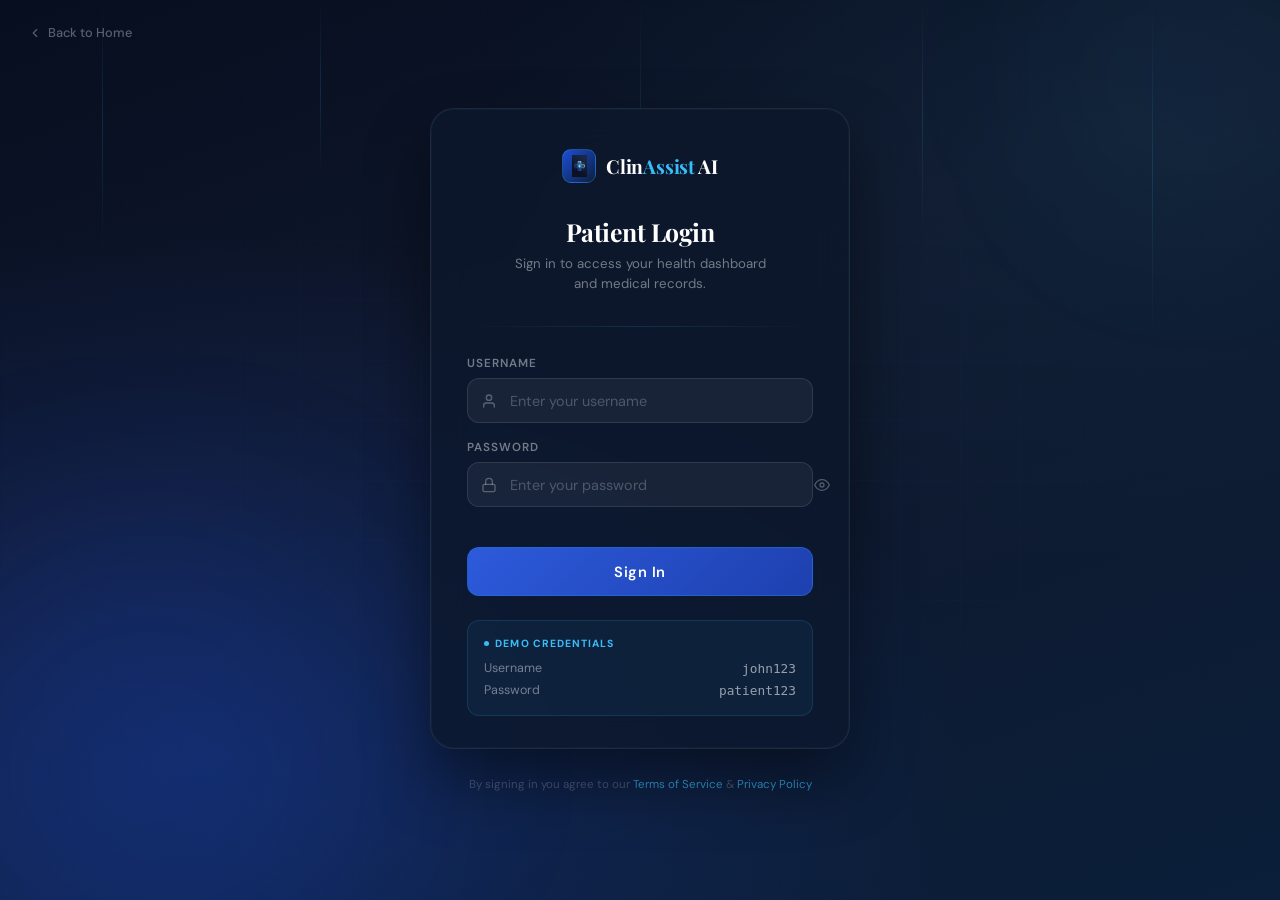
<file: patient-login.html>
<!DOCTYPE html>
<html lang="en">
<head>
  <title>Patient Login | ClinAssist AI</title>
  <meta name="viewport" content="width=device-width, initial-scale=1.0"/>
  <meta charset="UTF-8"/>
  <link rel="preconnect" href="https://fonts.googleapis.com"/>
  <link href="https://fonts.googleapis.com/css2?family=Playfair+Display:ital,wght@0,700;1,500&family=DM+Sans:opsz,wght@9..40,300;9..40,400;9..40,500;9..40,600&display=swap" rel="stylesheet"/>
  <style>
    *, *::before, *::after { box-sizing: border-box; margin: 0; padding: 0; }

    html, body {
      height: 100%;
      font-family: 'DM Sans', sans-serif;
      background-color: #0f172a;
      color: #f1f5f9;
      overflow: hidden;
    }

    /* ── Background ── */
    .bg-canvas {
      position: fixed; inset: 0; z-index: 0;
      background:
              radial-gradient(ellipse at 15% 85%, rgba(29,78,216,0.28) 0%, transparent 50%),
              radial-gradient(ellipse at 85% 15%, rgba(56,189,248,0.06) 0%, transparent 40%),
              linear-gradient(160deg, #060e20 0%, #0f172a 40%, #0b1f3a 100%);
    }
    .bg-grid {
      position: fixed; inset: 0; z-index: 0;
      background-image:
              linear-gradient(rgba(29,78,216,0.06) 1px, transparent 1px),
              linear-gradient(90deg, rgba(29,78,216,0.06) 1px, transparent 1px);
      background-size: 60px 60px;
      mask-image: radial-gradient(ellipse at center, black 20%, transparent 75%);
    }
    .pulse-lines { position: fixed; inset: 0; z-index: 0; overflow: hidden; pointer-events: none; }
    .pl { position: absolute; width: 1px; background: linear-gradient(180deg, transparent 0%, rgba(56,189,248,0.15) 50%, transparent 100%); animation: plScroll linear infinite; }
    .pl:nth-child(1) { left: 8%;  height: 28vh; animation-duration: 5s;   animation-delay: 0s; }
    .pl:nth-child(2) { left: 25%; height: 20vh; animation-duration: 7s;   animation-delay: 1.2s; }
    .pl:nth-child(3) { left: 50%; height: 35vh; animation-duration: 4.5s; animation-delay: 2.4s; }
    .pl:nth-child(4) { left: 72%; height: 26vh; animation-duration: 6s;   animation-delay: 0.8s; }
    .pl:nth-child(5) { left: 90%; height: 38vh; animation-duration: 5.5s; animation-delay: 3s; }
    @keyframes plScroll {
      0%   { top: -45vh; opacity: 0; }
      15%  { opacity: 1; }
      85%  { opacity: 1; }
      100% { top: 110vh; opacity: 0; }
    }
    .orb {
      position: fixed; border-radius: 50%; filter: blur(90px);
      pointer-events: none; z-index: 0; animation: orbFloat ease-in-out infinite;
    }
    .orb-1 { width: 500px; height: 500px; background: rgba(29,78,216,0.14); bottom: -120px; left: -100px; animation-duration: 12s; }
    .orb-2 { width: 280px; height: 280px; background: rgba(56,189,248,0.05); top: -60px; right: -60px; animation-duration: 15s; animation-delay: 4s; }
    @keyframes orbFloat {
      0%, 100% { transform: translateY(0) scale(1); }
      50% { transform: translateY(-20px) scale(1.03); }
    }

    /* ── Layout ── */
    .page {
      position: relative; z-index: 1;
      min-height: 100vh;
      display: flex;
      flex-direction: column;
      align-items: center;
      justify-content: center;
      padding: 2rem 1.25rem;
    }

    /* ── Card ── */
    .auth-card {
      width: 100%;
      max-width: 420px;
      background: rgba(13,24,45,0.82);
      backdrop-filter: blur(18px);
      border: 1px solid rgba(255,255,255,0.08);
      border-radius: 24px;
      padding: 2.5rem 2.25rem 2rem;
      animation: cardIn 0.65s cubic-bezier(0.22,1,0.36,1) both;
      box-shadow: 0 0 0 1px rgba(56,189,248,0.04) inset, 0 32px 64px rgba(0,0,0,0.45);
    }
    @keyframes cardIn {
      from { opacity: 0; transform: translateY(24px) scale(0.97); }
      to   { opacity: 1; transform: translateY(0) scale(1); }
    }

    /* ── Brand ── */
    .brand-row {
      display: flex;
      align-items: center;
      justify-content: center;
      gap: 0.6rem;
      margin-bottom: 2rem;
      text-decoration: none;
    }
    .brand-mark {
      width: 34px; height: 34px;
      background: linear-gradient(135deg, #1d4ed8, #0b1f3a);
      border-radius: 9px;
      border: 1px solid rgba(56,189,248,0.28);
      display: flex; align-items: center; justify-content: center;
      overflow: hidden; flex-shrink: 0;
    }
    .brand-mark img { width: 22px; height: 22px; object-fit: contain; }
    .brand-name {
      font-family: 'Playfair Display', serif;
      font-size: 1.2rem; font-weight: 700;
      color: #fff; letter-spacing: -0.01em;
    }
    .brand-name span { color: #38bdf8; }

    /* ── Header text ── */
    .card-title {
      text-align: center;
      margin-bottom: 0.4rem;
      font-family: 'Playfair Display', serif;
      font-size: 1.55rem; font-weight: 700;
      color: #fff; letter-spacing: -0.02em;
    }
    .card-subtitle {
      text-align: center;
      font-size: 0.83rem; font-weight: 400;
      color: rgba(241,245,249,0.45);
      margin-bottom: 2rem;
      line-height: 1.5;
    }

    /* ── Divider ── */
    .card-divider {
      height: 1px;
      background: linear-gradient(90deg, transparent, rgba(56,189,248,0.15), transparent);
      margin-bottom: 1.75rem;
    }

    /* ── Form ── */
    .field {
      margin-bottom: 1rem;
    }
    .field label {
      display: block;
      font-size: 0.73rem;
      font-weight: 600;
      text-transform: uppercase;
      letter-spacing: 0.09em;
      color: rgba(241,245,249,0.45);
      margin-bottom: 0.45rem;
    }
    .input-wrap {
      position: relative;
      display: flex;
      align-items: center;
    }
    .input-wrap svg {
      position: absolute;
      left: 0.9rem;
      width: 16px; height: 16px;
      color: rgba(241,245,249,0.3);
      pointer-events: none;
      flex-shrink: 0;
    }
    .input-wrap input {
      width: 100%;
      padding: 0.78rem 1rem 0.78rem 2.6rem;
      background: rgba(255,255,255,0.05);
      border: 1px solid rgba(255,255,255,0.1);
      border-radius: 12px;
      color: #f1f5f9;
      font-size: 0.9rem;
      font-family: 'DM Sans', sans-serif;
      font-weight: 400;
      outline: none;
      transition: border-color 0.2s, background 0.2s;
    }
    .input-wrap input::placeholder { color: rgba(241,245,249,0.25); }
    .input-wrap input:focus {
      border-color: rgba(56,189,248,0.45);
      background: rgba(56,189,248,0.05);
    }

    /* Password toggle */
    .pw-toggle {
      position: absolute;
      right: 0.85rem;
      background: none;
      border: none;
      cursor: pointer;
      color: rgba(241,245,249,0.3);
      padding: 0;
      display: flex;
      align-items: center;
      transition: color 0.2s;
    }
    .pw-toggle:hover { color: rgba(56,189,248,0.7); }
    .pw-toggle svg { width: 16px; height: 16px; }

    /* ── Login button ── */
    .btn-login {
      width: 100%;
      margin-top: 1.5rem;
      padding: 0.85rem 1rem;
      background: linear-gradient(135deg, #1d4ed8 0%, #1e40af 100%);
      border: 1px solid rgba(56,189,248,0.22);
      border-radius: 12px;
      color: #fff;
      font-size: 0.92rem;
      font-weight: 600;
      font-family: 'DM Sans', sans-serif;
      cursor: pointer;
      letter-spacing: 0.03em;
      transition: all 0.2s ease;
      position: relative;
      overflow: hidden;
    }
    .btn-login::after {
      content: '';
      position: absolute;
      inset: 0;
      background: linear-gradient(135deg, rgba(255,255,255,0.07), transparent);
      pointer-events: none;
    }
    .btn-login:hover {
      background: linear-gradient(135deg, #2563eb 0%, #1d4ed8 100%);
      border-color: rgba(56,189,248,0.4);
      transform: translateY(-1px);
      box-shadow: 0 8px 24px rgba(29,78,216,0.35);
    }
    .btn-login:active { transform: translateY(0); box-shadow: none; }

    /* ── Demo box ── */
    .demo-box {
      margin-top: 1.5rem;
      padding: 0.85rem 1rem;
      background: rgba(56,189,248,0.06);
      border: 1px solid rgba(56,189,248,0.14);
      border-radius: 12px;
      font-size: 0.78rem;
      color: rgba(241,245,249,0.45);
      line-height: 1.7;
    }
    .demo-box .demo-label {
      font-size: 0.65rem;
      font-weight: 700;
      text-transform: uppercase;
      letter-spacing: 0.1em;
      color: #38bdf8;
      margin-bottom: 0.35rem;
      display: flex;
      align-items: center;
      gap: 0.4rem;
    }
    .demo-box .demo-label::before {
      content: '';
      width: 5px; height: 5px;
      background: #38bdf8;
      border-radius: 50%;
      animation: blink 1.8s ease-in-out infinite;
    }
    @keyframes blink { 0%, 100% { opacity: 1; } 50% { opacity: 0.25; } }
    .demo-row { display: flex; justify-content: space-between; align-items: center; }
    .demo-row span:last-child { font-family: monospace; color: rgba(241,245,249,0.6); font-size: 0.8rem; }

    /* ── Footer ── */
    .auth-footer {
      margin-top: 1.75rem;
      text-align: center;
      font-size: 0.72rem;
      color: rgba(241,245,249,0.2);
      animation: cardIn 0.65s cubic-bezier(0.22,1,0.36,1) 0.15s both;
    }
    .auth-footer a { color: rgba(56,189,248,0.6); text-decoration: none; transition: color 0.2s; }
    .auth-footer a:hover { color: #38bdf8; }

    /* ── Back link ── */
    .back-link {
      position: fixed;
      top: 1.5rem; left: 1.75rem;
      display: flex; align-items: center; gap: 0.4rem;
      color: rgba(241,245,249,0.35);
      font-size: 0.8rem; font-weight: 500;
      text-decoration: none;
      transition: color 0.2s;
      z-index: 10;
      animation: fadeIn 0.5s ease 0.3s both;
    }
    .back-link:hover { color: #38bdf8; }
    .back-link svg { width: 14px; height: 14px; }
    @keyframes fadeIn { from { opacity: 0; } to { opacity: 1; } }

    @media (max-width: 480px) {
      .auth-card { padding: 2rem 1.5rem 1.75rem; border-radius: 20px; }
      .back-link { top: 1rem; left: 1rem; }
    }
  </style>
</head>
<body>

<div class="bg-canvas"></div>
<div class="bg-grid"></div>
<div class="pulse-lines">
  <div class="pl"></div><div class="pl"></div><div class="pl"></div>
  <div class="pl"></div><div class="pl"></div>
</div>
<div class="orb orb-1"></div>
<div class="orb orb-2"></div>

<a href="index.html" class="back-link">
  <svg viewBox="0 0 24 24" fill="none" stroke="currentColor" stroke-width="2" stroke-linecap="round"><polyline points="15 18 9 12 15 6"/></svg>
  Back to Home
</a>

<div class="page">
  <div class="auth-card">

    <!-- Brand -->
    <a href="index.html" class="brand-row">
      <div class="brand-mark"><img src="AcnEW.jpg" alt="ClinAssist"/></div>
      <span class="brand-name">Clin<span>Assist</span> AI</span>
    </a>

    <!-- Title -->
    <h2 class="card-title">Patient Login</h2>
    <p class="card-subtitle">Sign in to access your health dashboard<br>and medical records.</p>

    <div class="card-divider"></div>

    <!-- Form — IDs and onclick unchanged -->
    <div class="field">
      <label for="patientUsername">Username</label>
      <div class="input-wrap">
        <svg viewBox="0 0 24 24" fill="none" stroke="currentColor" stroke-width="2" stroke-linecap="round" aria-hidden="true"><path d="M20 21v-2a4 4 0 0 0-4-4H8a4 4 0 0 0-4 4v2"/><circle cx="12" cy="7" r="4"/></svg>
        <input type="text" id="patientUsername" placeholder="Enter your username" autocomplete="username"/>
      </div>
    </div>

    <div class="field">
      <label for="patientPassword">Password</label>
      <div class="input-wrap">
        <svg viewBox="0 0 24 24" fill="none" stroke="currentColor" stroke-width="2" stroke-linecap="round" aria-hidden="true"><rect x="3" y="11" width="18" height="11" rx="2" ry="2"/><path d="M7 11V7a5 5 0 0 1 10 0v4"/></svg>
        <input type="password" id="patientPassword" placeholder="Enter your password" autocomplete="current-password"/>
        <button class="pw-toggle" type="button" id="pwToggle" aria-label="Toggle password visibility">
          <svg id="eyeIcon" viewBox="0 0 24 24" fill="none" stroke="currentColor" stroke-width="2" stroke-linecap="round"><path d="M1 12s4-8 11-8 11 8 11 8-4 8-11 8-11-8-11-8z"/><circle cx="12" cy="12" r="3"/></svg>
        </button>
      </div>
    </div>

    <!-- Login button — onclick unchanged -->
    <button class="btn-login" onclick="patientLogin()">Sign In</button>

    <!-- Demo credentials -->
    <div class="demo-box">
      <div class="demo-label">Demo credentials</div>
      <div class="demo-row">
        <span>Username</span>
        <span>john123</span>
      </div>
      <div class="demo-row">
        <span>Password</span>
        <span>patient123</span>
      </div>
    </div>

  </div>

  <p class="auth-footer">
    By signing in you agree to our <a href="#">Terms of Service</a> &amp; <a href="#">Privacy Policy</a>
  </p>
</div>

<!-- Password show/hide toggle (UI only — no Firebase changes) -->
<script>
  (function () {
    const toggle = document.getElementById('pwToggle');
    const input  = document.getElementById('patientPassword');
    const icon   = document.getElementById('eyeIcon');

    const eyeOpen   = '<path d="M1 12s4-8 11-8 11 8 11 8-4 8-11 8-11-8-11-8z"/><circle cx="12" cy="12" r="3"/>';
    const eyeClosed = '<path d="M17.94 17.94A10.07 10.07 0 0 1 12 20c-7 0-11-8-11-8a18.45 18.45 0 0 1 5.06-5.94"/><path d="M9.9 4.24A9.12 9.12 0 0 1 12 4c7 0 11 8 11 8a18.5 18.5 0 0 1-2.16 3.19"/><line x1="1" y1="1" x2="23" y2="23"/>';

    toggle.addEventListener('click', function () {
      const shown = input.type === 'text';
      input.type  = shown ? 'password' : 'text';
      icon.innerHTML = shown ? eyeOpen : eyeClosed;
    });
  })();
</script>

<!-- Your existing Firebase script — unchanged -->
<script src="script.js"></script>

</body>
</html>
</file>
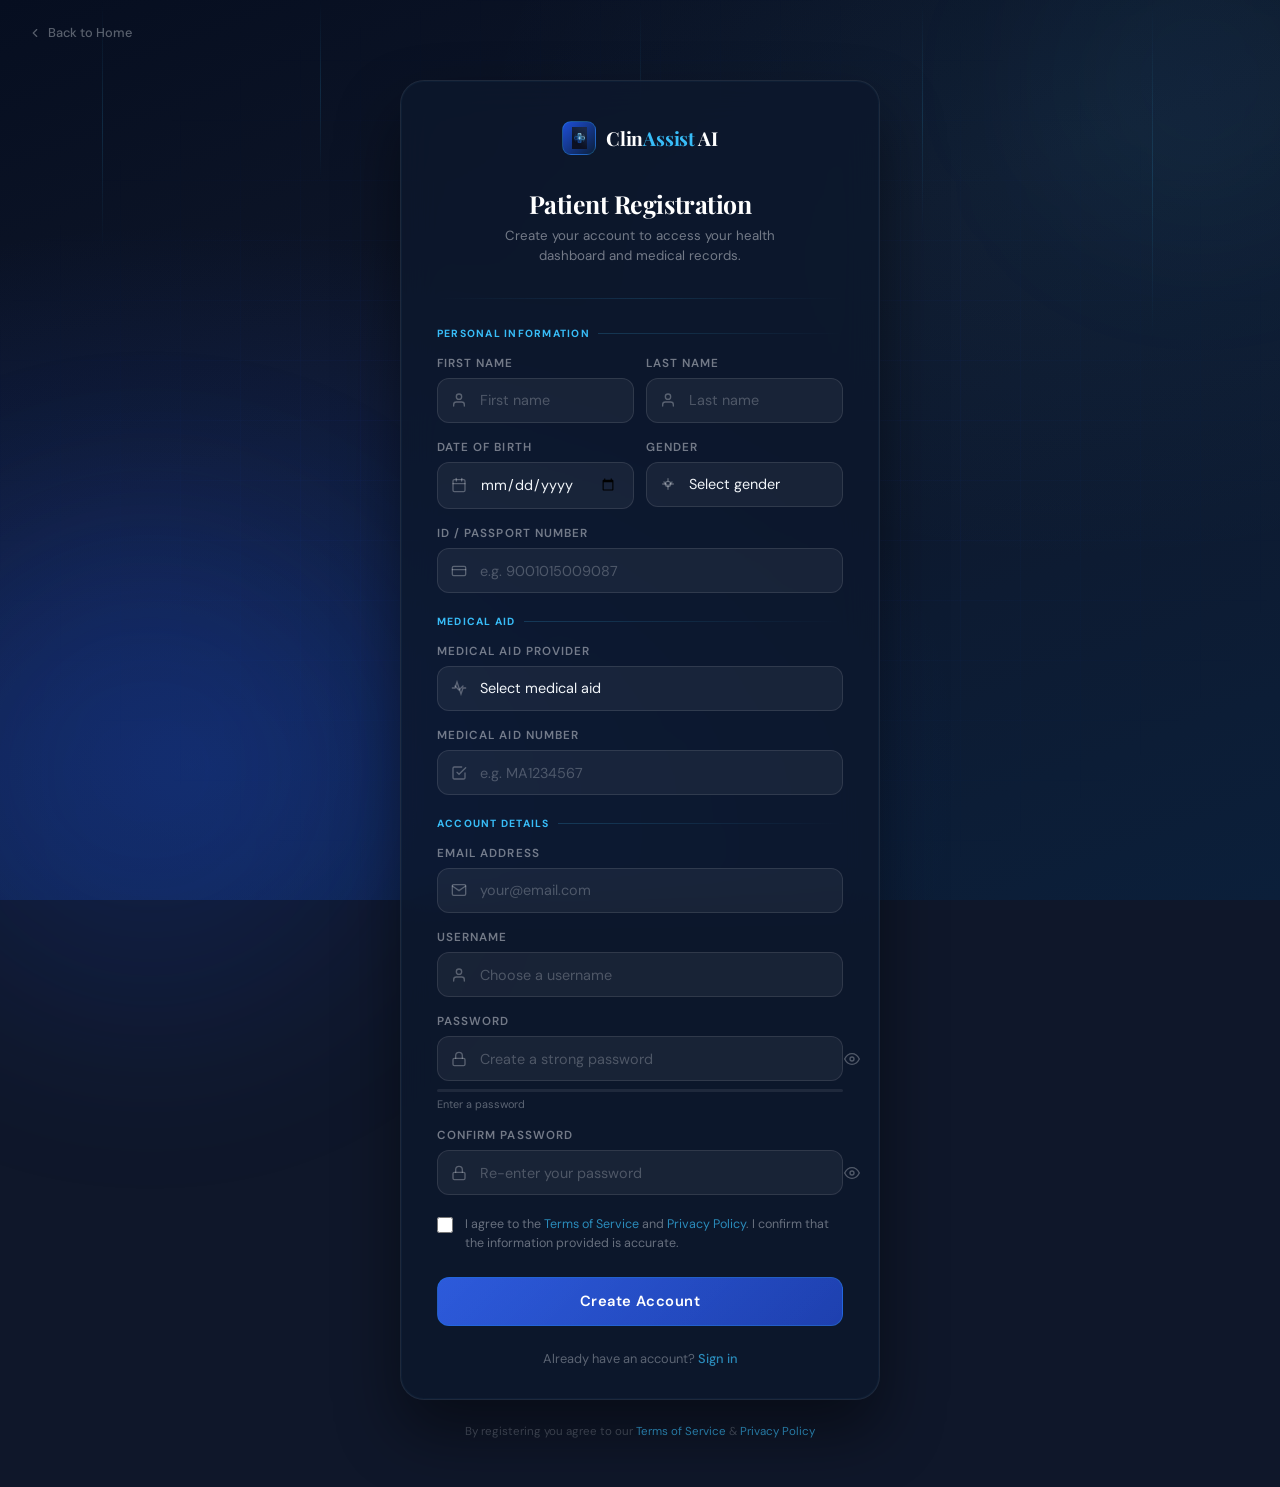
<file: patient-register.html>
<!DOCTYPE html>
<html lang="en">
<head>
    <title>Patient Register | ClinAssist AI</title>
    <meta name="viewport" content="width=device-width, initial-scale=1.0"/>
    <meta charset="UTF-8"/>
    <link rel="preconnect" href="https://fonts.googleapis.com"/>
    <link href="https://fonts.googleapis.com/css2?family=Playfair+Display:ital,wght@0,700;1,500&family=DM+Sans:opsz,wght@9..40,300;9..40,400;9..40,500;9..40,600&display=swap" rel="stylesheet"/>
    <style>
        *, *::before, *::after { box-sizing: border-box; margin: 0; padding: 0; }

        html, body {
            min-height: 100%;
            font-family: 'DM Sans', sans-serif;
            background-color: #0f172a;
            color: #f1f5f9;
        }

        .bg-canvas {
            position: fixed; inset: 0; z-index: 0;
            background:
                    radial-gradient(ellipse at 15% 85%, rgba(29,78,216,0.28) 0%, transparent 50%),
                    radial-gradient(ellipse at 85% 15%, rgba(56,189,248,0.06) 0%, transparent 40%),
                    linear-gradient(160deg, #060e20 0%, #0f172a 40%, #0b1f3a 100%);
        }
        .bg-grid {
            position: fixed; inset: 0; z-index: 0;
            background-image:
                    linear-gradient(rgba(29,78,216,0.06) 1px, transparent 1px),
                    linear-gradient(90deg, rgba(29,78,216,0.06) 1px, transparent 1px);
            background-size: 60px 60px;
            mask-image: radial-gradient(ellipse at center, black 20%, transparent 75%);
        }
        .pulse-lines { position: fixed; inset: 0; z-index: 0; overflow: hidden; pointer-events: none; }
        .pl { position: absolute; width: 1px; background: linear-gradient(180deg, transparent 0%, rgba(56,189,248,0.15) 50%, transparent 100%); animation: plScroll linear infinite; }
        .pl:nth-child(1) { left: 8%;  height: 28vh; animation-duration: 5s;   animation-delay: 0s; }
        .pl:nth-child(2) { left: 25%; height: 20vh; animation-duration: 7s;   animation-delay: 1.2s; }
        .pl:nth-child(3) { left: 50%; height: 35vh; animation-duration: 4.5s; animation-delay: 2.4s; }
        .pl:nth-child(4) { left: 72%; height: 26vh; animation-duration: 6s;   animation-delay: 0.8s; }
        .pl:nth-child(5) { left: 90%; height: 38vh; animation-duration: 5.5s; animation-delay: 3s; }
        @keyframes plScroll {
            0%   { top: -45vh; opacity: 0; }
            15%  { opacity: 1; }
            85%  { opacity: 1; }
            100% { top: 110vh; opacity: 0; }
        }
        .orb { position: fixed; border-radius: 50%; filter: blur(90px); pointer-events: none; z-index: 0; animation: orbFloat ease-in-out infinite; }
        .orb-1 { width: 500px; height: 500px; background: rgba(29,78,216,0.14); bottom: -120px; left: -100px; animation-duration: 12s; }
        .orb-2 { width: 280px; height: 280px; background: rgba(56,189,248,0.05); top: -60px; right: -60px; animation-duration: 15s; animation-delay: 4s; }
        @keyframes orbFloat {
            0%, 100% { transform: translateY(0) scale(1); }
            50% { transform: translateY(-20px) scale(1.03); }
        }

        .page {
            position: relative; z-index: 1;
            min-height: 100vh;
            display: flex;
            flex-direction: column;
            align-items: center;
            justify-content: flex-start;
            padding: 5rem 1.25rem 3rem;
        }

        .auth-card {
            width: 100%;
            max-width: 480px;
            background: rgba(13,24,45,0.82);
            backdrop-filter: blur(18px);
            border: 1px solid rgba(255,255,255,0.08);
            border-radius: 24px;
            padding: 2.5rem 2.25rem 2rem;
            animation: cardIn 0.65s cubic-bezier(0.22,1,0.36,1) both;
            box-shadow: 0 0 0 1px rgba(56,189,248,0.04) inset, 0 32px 64px rgba(0,0,0,0.45);
        }
        @keyframes cardIn {
            from { opacity: 0; transform: translateY(24px) scale(0.97); }
            to   { opacity: 1; transform: translateY(0) scale(1); }
        }

        .brand-row {
            display: flex; align-items: center; justify-content: center;
            gap: 0.6rem; margin-bottom: 2rem; text-decoration: none;
        }
        .brand-mark {
            width: 34px; height: 34px;
            background: linear-gradient(135deg, #1d4ed8, #0b1f3a);
            border-radius: 9px; border: 1px solid rgba(56,189,248,0.28);
            display: flex; align-items: center; justify-content: center;
            overflow: hidden; flex-shrink: 0;
        }
        .brand-mark img { width: 22px; height: 22px; object-fit: contain; }
        .brand-name { font-family: 'Playfair Display', serif; font-size: 1.2rem; font-weight: 700; color: #fff; letter-spacing: -0.01em; }
        .brand-name span { color: #38bdf8; }

        .card-title { text-align: center; margin-bottom: 0.4rem; font-family: 'Playfair Display', serif; font-size: 1.55rem; font-weight: 700; color: #fff; letter-spacing: -0.02em; }
        .card-subtitle { text-align: center; font-size: 0.83rem; font-weight: 400; color: rgba(241,245,249,0.45); margin-bottom: 2rem; line-height: 1.5; }
        .card-divider { height: 1px; background: linear-gradient(90deg, transparent, rgba(56,189,248,0.15), transparent); margin-bottom: 1.75rem; }

        /* Section labels */
        .section-label {
            font-size: 0.65rem; font-weight: 700; text-transform: uppercase;
            letter-spacing: 0.12em; color: #38bdf8;
            margin-bottom: 0.9rem; margin-top: 1.4rem;
            display: flex; align-items: center; gap: 0.5rem;
        }
        .section-label:first-of-type { margin-top: 0; }
        .section-label::after {
            content: ''; flex: 1; height: 1px;
            background: linear-gradient(90deg, rgba(56,189,248,0.2), transparent);
        }

        .field { margin-bottom: 1rem; }
        .field label { display: block; font-size: 0.73rem; font-weight: 600; text-transform: uppercase; letter-spacing: 0.09em; color: rgba(241,245,249,0.45); margin-bottom: 0.45rem; }
        .input-wrap { position: relative; display: flex; align-items: center; }
        .input-wrap svg { position: absolute; left: 0.9rem; width: 16px; height: 16px; color: rgba(241,245,249,0.3); pointer-events: none; flex-shrink: 0; }
        .input-wrap input,
        .input-wrap select {
            width: 100%;
            padding: 0.78rem 1rem 0.78rem 2.6rem;
            background: rgba(255,255,255,0.05);
            border: 1px solid rgba(255,255,255,0.1);
            border-radius: 12px;
            color: #f1f5f9;
            font-size: 0.9rem;
            font-family: 'DM Sans', sans-serif;
            font-weight: 400;
            outline: none;
            transition: border-color 0.2s, background 0.2s;
            appearance: none;
        }
        .input-wrap input::placeholder { color: rgba(241,245,249,0.25); }
        .input-wrap input:focus,
        .input-wrap select:focus { border-color: rgba(56,189,248,0.45); background: rgba(56,189,248,0.05); }
        .input-wrap select option { background: #0f172a; color: #f1f5f9; }

        /* select chevron */
        .select-arrow {
            position: absolute; right: 0.9rem; pointer-events: none;
            color: rgba(241,245,249,0.3); width: 14px; height: 14px;
        }

        .field-row { display: grid; grid-template-columns: 1fr 1fr; gap: 0.75rem; }

        .pw-toggle { position: absolute; right: 0.85rem; background: none; border: none; cursor: pointer; color: rgba(241,245,249,0.3); padding: 0; display: flex; align-items: center; transition: color 0.2s; }
        .pw-toggle:hover { color: rgba(56,189,248,0.7); }
        .pw-toggle svg { width: 16px; height: 16px; }

        /* Password strength */
        .pw-strength { margin-top: 0.5rem; }
        .pw-strength-bar { height: 3px; border-radius: 2px; background: rgba(255,255,255,0.08); overflow: hidden; }
        .pw-strength-fill { height: 100%; border-radius: 2px; width: 0%; transition: width 0.3s, background 0.3s; }
        .pw-strength-text { font-size: 0.68rem; color: rgba(241,245,249,0.35); margin-top: 0.3rem; }

        /* Terms checkbox */
        .terms-row {
            display: flex; align-items: flex-start; gap: 0.75rem;
            margin-top: 1.25rem;
        }
        .terms-row input[type="checkbox"] {
            width: 16px; height: 16px; flex-shrink: 0; margin-top: 2px;
            accent-color: #38bdf8; cursor: pointer;
        }
        .terms-row label { font-size: 0.78rem; color: rgba(241,245,249,0.4); line-height: 1.5; cursor: pointer; }
        .terms-row label a { color: rgba(56,189,248,0.7); text-decoration: none; }
        .terms-row label a:hover { color: #38bdf8; }

        .btn-register {
            width: 100%; margin-top: 1.5rem;
            padding: 0.85rem 1rem;
            background: linear-gradient(135deg, #1d4ed8 0%, #1e40af 100%);
            border: 1px solid rgba(56,189,248,0.22); border-radius: 12px;
            color: #fff; font-size: 0.92rem; font-weight: 600;
            font-family: 'DM Sans', sans-serif; cursor: pointer;
            letter-spacing: 0.03em; transition: all 0.2s ease;
            position: relative; overflow: hidden;
        }
        .btn-register::after { content: ''; position: absolute; inset: 0; background: linear-gradient(135deg, rgba(255,255,255,0.07), transparent); pointer-events: none; }
        .btn-register:hover { background: linear-gradient(135deg, #2563eb 0%, #1d4ed8 100%); border-color: rgba(56,189,248,0.4); transform: translateY(-1px); box-shadow: 0 8px 24px rgba(29,78,216,0.35); }
        .btn-register:active { transform: translateY(0); box-shadow: none; }
        .btn-register:disabled { opacity: 0.5; cursor: not-allowed; transform: none; }

        .switch-link-row { margin-top: 1.5rem; text-align: center; font-size: 0.8rem; color: rgba(241,245,249,0.35); }
        .switch-link-row a { color: rgba(56,189,248,0.7); text-decoration: none; font-weight: 500; transition: color 0.2s; }
        .switch-link-row a:hover { color: #38bdf8; }

        .auth-footer { margin-top: 1.5rem; text-align: center; font-size: 0.72rem; color: rgba(241,245,249,0.2); animation: cardIn 0.65s cubic-bezier(0.22,1,0.36,1) 0.15s both; }
        .auth-footer a { color: rgba(56,189,248,0.6); text-decoration: none; transition: color 0.2s; }
        .auth-footer a:hover { color: #38bdf8; }

        .back-link { position: fixed; top: 1.5rem; left: 1.75rem; display: flex; align-items: center; gap: 0.4rem; color: rgba(241,245,249,0.35); font-size: 0.8rem; font-weight: 500; text-decoration: none; transition: color 0.2s; z-index: 10; animation: fadeIn 0.5s ease 0.3s both; }
        .back-link:hover { color: #38bdf8; }
        .back-link svg { width: 14px; height: 14px; }
        @keyframes fadeIn { from { opacity: 0; } to { opacity: 1; } }

        @media (max-width: 480px) {
            .auth-card { padding: 2rem 1.5rem 1.75rem; border-radius: 20px; }
            .back-link { top: 1rem; left: 1rem; }
            .field-row { grid-template-columns: 1fr; }
        }
    </style>
</head>
<body>

<div class="bg-canvas"></div>
<div class="bg-grid"></div>
<div class="pulse-lines">
    <div class="pl"></div><div class="pl"></div><div class="pl"></div>
    <div class="pl"></div><div class="pl"></div>
</div>
<div class="orb orb-1"></div>
<div class="orb orb-2"></div>

<a href="index.html" class="back-link">
    <svg viewBox="0 0 24 24" fill="none" stroke="currentColor" stroke-width="2" stroke-linecap="round"><polyline points="15 18 9 12 15 6"/></svg>
    Back to Home
</a>

<div class="page">
    <div class="auth-card">

        <a href="index.html" class="brand-row">
            <div class="brand-mark"><img src="AcnEW.jpg" alt="ClinAssist"/></div>
            <span class="brand-name">Clin<span>Assist</span> AI</span>
        </a>

        <h2 class="card-title">Patient Registration</h2>
        <p class="card-subtitle">Create your account to access your health<br>dashboard and medical records.</p>

        <div class="card-divider"></div>

        <!-- Personal Information -->
        <div class="section-label">Personal Information</div>

        <div class="field-row">
            <div class="field">
                <label for="firstName">First Name</label>
                <div class="input-wrap">
                    <svg viewBox="0 0 24 24" fill="none" stroke="currentColor" stroke-width="2" stroke-linecap="round" aria-hidden="true"><path d="M20 21v-2a4 4 0 0 0-4-4H8a4 4 0 0 0-4 4v2"/><circle cx="12" cy="7" r="4"/></svg>
                    <input type="text" id="firstName" placeholder="First name" autocomplete="given-name"/>
                </div>
            </div>
            <div class="field">
                <label for="lastName">Last Name</label>
                <div class="input-wrap">
                    <svg viewBox="0 0 24 24" fill="none" stroke="currentColor" stroke-width="2" stroke-linecap="round" aria-hidden="true"><path d="M20 21v-2a4 4 0 0 0-4-4H8a4 4 0 0 0-4 4v2"/><circle cx="12" cy="7" r="4"/></svg>
                    <input type="text" id="lastName" placeholder="Last name" autocomplete="family-name"/>
                </div>
            </div>
        </div>

        <div class="field-row">
            <div class="field">
                <label for="dateOfBirth">Date of Birth</label>
                <div class="input-wrap">
                    <svg viewBox="0 0 24 24" fill="none" stroke="currentColor" stroke-width="2" stroke-linecap="round" aria-hidden="true"><rect x="3" y="4" width="18" height="18" rx="2"/><line x1="16" y1="2" x2="16" y2="6"/><line x1="8" y1="2" x2="8" y2="6"/><line x1="3" y1="10" x2="21" y2="10"/></svg>
                    <input type="date" id="dateOfBirth"/>
                </div>
            </div>
            <div class="field">
                <label for="gender">Gender</label>
                <div class="input-wrap">
                    <svg viewBox="0 0 24 24" fill="none" stroke="currentColor" stroke-width="2" stroke-linecap="round" aria-hidden="true"><circle cx="12" cy="12" r="4"/><path d="M12 8V4m0 16v-4m-4-4H4m16 0h-4"/></svg>
                    <select id="gender">
                        <option value="" disabled selected>Select gender</option>
                        <option>Male</option>
                        <option>Female</option>
                        <option>Other</option>
                        <option>Prefer not to say</option>
                    </select>
                    <svg class="select-arrow" viewBox="0 0 24 24" fill="none" stroke="currentColor" stroke-width="2" stroke-linecap="round"><polyline points="6 9 12 15 18 9"/></svg>
                </div>
            </div>
        </div>

        <div class="field">
            <label for="idNumber">ID / Passport Number</label>
            <div class="input-wrap">
                <svg viewBox="0 0 24 24" fill="none" stroke="currentColor" stroke-width="2" stroke-linecap="round" aria-hidden="true"><rect x="2" y="5" width="20" height="14" rx="2"/><line x1="2" y1="10" x2="22" y2="10"/></svg>
                <input type="text" id="idNumber" placeholder="e.g. 9001015009087"/>
            </div>
        </div>

        <!-- Medical Aid -->
        <div class="section-label">Medical Aid</div>

        <div class="field">
            <label for="medicalAid">Medical Aid Provider</label>
            <div class="input-wrap">
                <svg viewBox="0 0 24 24" fill="none" stroke="currentColor" stroke-width="2" stroke-linecap="round" aria-hidden="true"><path d="M22 12h-4l-3 9L9 3l-3 9H2"/></svg>
                <select id="medicalAid">
                    <option value="" disabled selected>Select medical aid</option>
                    <option>Discovery Health</option>
                    <option>Bonitas</option>
                    <option>Momentum Health</option>
                    <option>Medihelp</option>
                    <option>Fedhealth</option>
                    <option>Bestmed</option>
                    <option>Polmed</option>
                    <option>GEMS</option>
                    <option>Other</option>
                    <option>None / Self-pay</option>
                </select>
                <svg class="select-arrow" viewBox="0 0 24 24" fill="none" stroke="currentColor" stroke-width="2" stroke-linecap="round"><polyline points="6 9 12 15 18 9"/></svg>
            </div>
        </div>

        <div class="field">
            <label for="medicalAidNumber">Medical Aid Number</label>
            <div class="input-wrap">
                <svg viewBox="0 0 24 24" fill="none" stroke="currentColor" stroke-width="2" stroke-linecap="round" aria-hidden="true"><path d="M9 11l3 3L22 4"/><path d="M21 12v7a2 2 0 0 1-2 2H5a2 2 0 0 1-2-2V5a2 2 0 0 1 2-2h11"/></svg>
                <input type="text" id="medicalAidNumber" placeholder="e.g. MA1234567"/>
            </div>
        </div>

        <!-- Account Details -->
        <div class="section-label">Account Details</div>

        <div class="field">
            <label for="patientEmail">Email Address</label>
            <div class="input-wrap">
                <svg viewBox="0 0 24 24" fill="none" stroke="currentColor" stroke-width="2" stroke-linecap="round" aria-hidden="true"><path d="M4 4h16c1.1 0 2 .9 2 2v12c0 1.1-.9 2-2 2H4c-1.1 0-2-.9-2-2V6c0-1.1.9-2 2-2z"/><polyline points="22,6 12,13 2,6"/></svg>
                <input type="email" id="patientEmail" placeholder="your@email.com" autocomplete="email"/>
            </div>
        </div>

        <div class="field">
            <label for="patientUsername">Username</label>
            <div class="input-wrap">
                <svg viewBox="0 0 24 24" fill="none" stroke="currentColor" stroke-width="2" stroke-linecap="round" aria-hidden="true"><path d="M20 21v-2a4 4 0 0 0-4-4H8a4 4 0 0 0-4 4v2"/><circle cx="12" cy="7" r="4"/></svg>
                <input type="text" id="patientUsername" placeholder="Choose a username" autocomplete="username"/>
            </div>
        </div>

        <div class="field">
            <label for="patientPassword">Password</label>
            <div class="input-wrap">
                <svg viewBox="0 0 24 24" fill="none" stroke="currentColor" stroke-width="2" stroke-linecap="round" aria-hidden="true"><rect x="3" y="11" width="18" height="11" rx="2" ry="2"/><path d="M7 11V7a5 5 0 0 1 10 0v4"/></svg>
                <input type="password" id="patientPassword" placeholder="Create a strong password" autocomplete="new-password"/>
                <button class="pw-toggle" type="button" id="pwToggle1" aria-label="Toggle password visibility">
                    <svg id="eyeIcon1" viewBox="0 0 24 24" fill="none" stroke="currentColor" stroke-width="2" stroke-linecap="round"><path d="M1 12s4-8 11-8 11 8 11 8-4 8-11 8-11-8-11-8z"/><circle cx="12" cy="12" r="3"/></svg>
                </button>
            </div>
            <div class="pw-strength">
                <div class="pw-strength-bar"><div class="pw-strength-fill" id="pwStrengthFill"></div></div>
                <div class="pw-strength-text" id="pwStrengthText">Enter a password</div>
            </div>
        </div>

        <div class="field">
            <label for="confirmPassword">Confirm Password</label>
            <div class="input-wrap">
                <svg viewBox="0 0 24 24" fill="none" stroke="currentColor" stroke-width="2" stroke-linecap="round" aria-hidden="true"><rect x="3" y="11" width="18" height="11" rx="2" ry="2"/><path d="M7 11V7a5 5 0 0 1 10 0v4"/></svg>
                <input type="password" id="confirmPassword" placeholder="Re-enter your password" autocomplete="new-password"/>
                <button class="pw-toggle" type="button" id="pwToggle2" aria-label="Toggle confirm password visibility">
                    <svg id="eyeIcon2" viewBox="0 0 24 24" fill="none" stroke="currentColor" stroke-width="2" stroke-linecap="round"><path d="M1 12s4-8 11-8 11 8 11 8-4 8-11 8-11-8-11-8z"/><circle cx="12" cy="12" r="3"/></svg>
                </button>
            </div>
        </div>

        <!-- Terms -->
        <div class="terms-row">
            <input type="checkbox" id="termsCheck"/>
            <label for="termsCheck">I agree to the <a href="#">Terms of Service</a> and <a href="#">Privacy Policy</a>. I confirm that the information provided is accurate.</label>
        </div>

        <button class="btn-register" id="registerBtn" onclick="registerPatient()">Create Account</button>

        <div class="switch-link-row">
            Already have an account? <a href="patient-login.html">Sign in</a>
        </div>

    </div>

    <p class="auth-footer">
        By registering you agree to our <a href="#">Terms of Service</a> &amp; <a href="#">Privacy Policy</a>
    </p>
</div>

<script>
    /* Password toggle helper */
    function makeToggle(btnId, inputId, iconId) {
        const btn = document.getElementById(btnId);
        const inp = document.getElementById(inputId);
        const ico = document.getElementById(iconId);
        const eyeOpen   = '<path d="M1 12s4-8 11-8 11 8 11 8-4 8-11 8-11-8-11-8z"/><circle cx="12" cy="12" r="3"/>';
        const eyeClosed = '<path d="M17.94 17.94A10.07 10.07 0 0 1 12 20c-7 0-11-8-11-8a18.45 18.45 0 0 1 5.06-5.94"/><path d="M9.9 4.24A9.12 9.12 0 0 1 12 4c7 0 11 8 11 8a18.5 18.5 0 0 1-2.16 3.19"/><line x1="1" y1="1" x2="23" y2="23"/>';
        btn.addEventListener('click', () => {
            const shown = inp.type === 'text';
            inp.type = shown ? 'password' : 'text';
            ico.innerHTML = shown ? eyeOpen : eyeClosed;
        });
    }
    makeToggle('pwToggle1', 'patientPassword', 'eyeIcon1');
    makeToggle('pwToggle2', 'confirmPassword', 'eyeIcon2');

    /* Password strength meter */
    document.getElementById('patientPassword').addEventListener('input', function() {
        const val = this.value;
        const fill = document.getElementById('pwStrengthFill');
        const text = document.getElementById('pwStrengthText');
        let score = 0;
        if (val.length >= 8) score++;
        if (/[A-Z]/.test(val)) score++;
        if (/[0-9]/.test(val)) score++;
        if (/[^A-Za-z0-9]/.test(val)) score++;
        const levels = [
            { w: '0%',   c: 'transparent',  t: 'Enter a password' },
            { w: '25%',  c: '#ef4444',      t: 'Weak' },
            { w: '50%',  c: '#f97316',      t: 'Fair' },
            { w: '75%',  c: '#eab308',      t: 'Good' },
            { w: '100%', c: '#22c55e',      t: 'Strong' },
        ];
        const lvl = val.length === 0 ? levels[0] : levels[score];
        fill.style.width = lvl.w;
        fill.style.background = lvl.c;
        text.textContent = val.length === 0 ? lvl.t : `Password strength: ${lvl.t}`;
    });
</script>

<script src="script.js"></script>
</body>
</html>
</file>
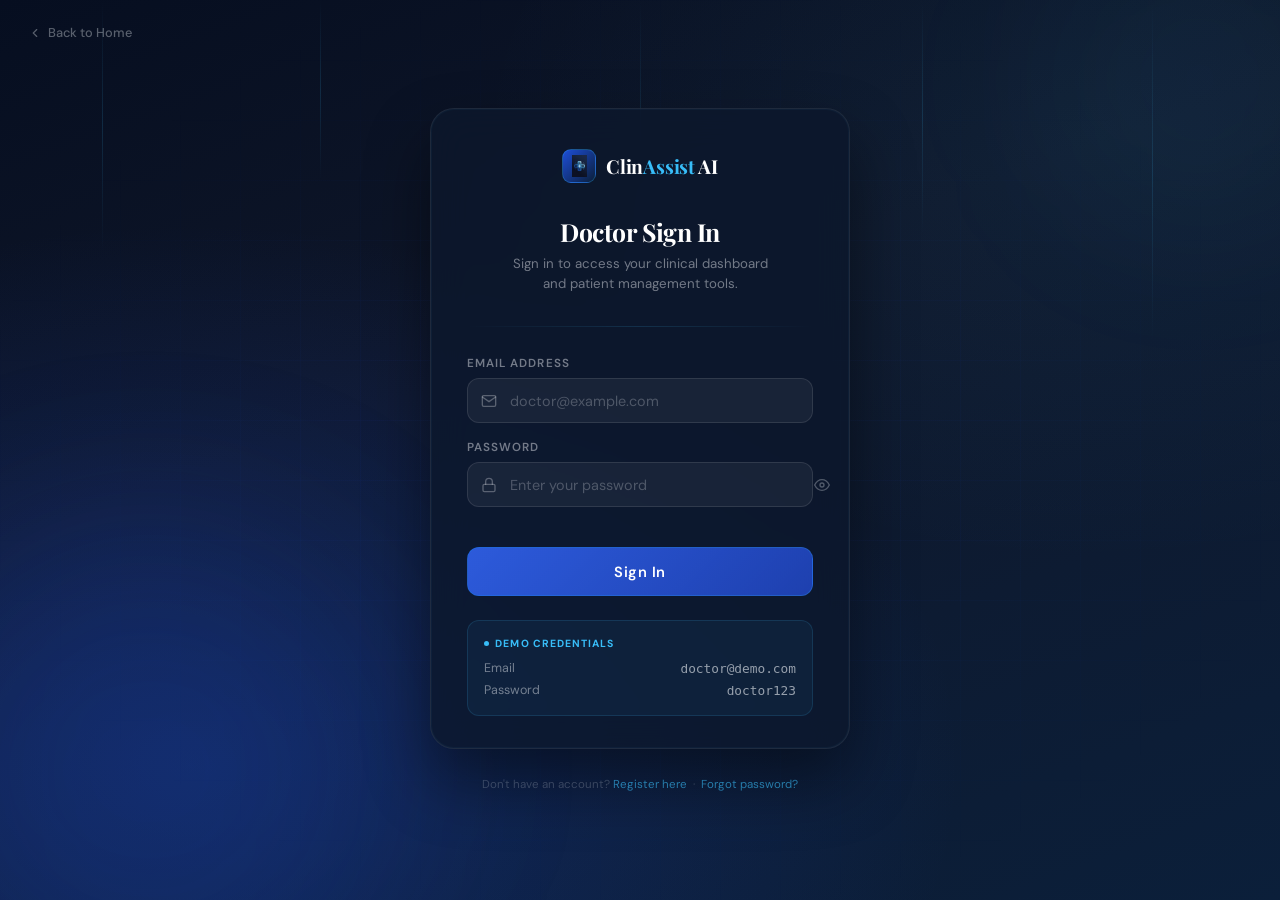
<file: profile-doctor.html>
<!DOCTYPE html>
<html lang="en">
<head>
  <meta charset="UTF-8"/>
  <meta name="viewport" content="width=device-width, initial-scale=1.0"/>
  <title>My Profile | ClinAssist AI — Doctor</title>
  <link rel="preconnect" href="https://fonts.googleapis.com"/>
  <link href="https://fonts.googleapis.com/css2?family=Playfair+Display:ital,wght@0,700;1,500&family=DM+Sans:opsz,wght@9..40,300;9..40,400;9..40,500;9..40,600&display=swap" rel="stylesheet"/>
  <style>
    *, *::before, *::after { box-sizing: border-box; margin: 0; padding: 0; }

    :root {
      --bg:          #0b1120;
      --surface:     rgba(13,24,45,0.82);
      --surface-2:   rgba(255,255,255,0.04);
      --border:      rgba(255,255,255,0.07);
      --border-2:    rgba(255,255,255,0.12);
      --accent:      #38bdf8;
      --accent-dim:  rgba(56,189,248,0.1);
      --blue:        #1d4ed8;
      --text:        #e2e8f0;
      --text-muted:  rgba(241,245,249,0.45);
      --text-faint:  rgba(241,245,249,0.22);
      --success-bg:  rgba(34,197,94,0.12);
      --success-b:   rgba(34,197,94,0.28);
      --success-t:   #86efac;
      --warn-bg:     rgba(239,68,68,0.1);
      --warn-b:      rgba(239,68,68,0.25);
      --warn-t:      #fca5a5;
      --amber-bg:    rgba(234,179,8,0.1);
      --amber-b:     rgba(234,179,8,0.25);
      --amber-t:     #fde047;
      --gold:        #fbbf24;
      --radius:      12px;
      --radius-lg:   16px;
    }

    body { font-family: 'DM Sans', sans-serif; background: var(--bg); color: var(--text); min-height: 100vh; }

    nav {
      display: flex; align-items: center; justify-content: space-between;
      padding: 0.9rem 2.5rem;
      background: rgba(13,24,45,0.92);
      border-bottom: 1px solid var(--border);
      backdrop-filter: blur(14px);
      position: sticky; top: 0; z-index: 100;
    }
    .nav-brand { font-family: 'Playfair Display', serif; font-size: 1.1rem; color: #fff; text-decoration: none; }
    .nav-brand span { color: var(--accent); }
    .nav-center { font-size: 0.78rem; color: var(--text-muted); font-weight: 600; letter-spacing: 0.08em; text-transform: uppercase; }
    .nav-right { display: flex; align-items: center; gap: 0.65rem; }
    .btn-nav {
      padding: 0.4rem 0.9rem; border-radius: 8px; border: 1px solid var(--border-2);
      background: var(--surface-2); color: var(--text); font-size: 0.78rem;
      font-family: 'DM Sans', sans-serif; cursor: pointer; transition: all 0.18s;
      text-decoration: none; display: inline-flex; align-items: center; gap: 0.35rem;
    }
    .btn-nav:hover { background: rgba(255,255,255,0.09); }

    .page-shell {
      display: grid; grid-template-columns: 260px 1fr;
      max-width: 1200px; margin: 2rem auto; padding: 0 2rem; gap: 1.75rem; align-items: start;
    }

    .sidebar { position: sticky; top: 80px; display: flex; flex-direction: column; gap: 0.35rem; }
    .sidebar-group-label {
      font-size: 0.62rem; font-weight: 700; text-transform: uppercase;
      letter-spacing: 0.12em; color: var(--text-faint);
      padding: 0 0.75rem; margin: 0.75rem 0 0.25rem;
    }
    .nav-item {
      display: flex; align-items: center; gap: 0.65rem;
      padding: 0.65rem 0.85rem; border-radius: 10px;
      font-size: 0.84rem; font-weight: 500; color: var(--text-muted);
      cursor: pointer; border: 1px solid transparent; transition: all 0.18s; user-select: none;
    }
    .nav-item svg { width: 16px; height: 16px; flex-shrink: 0; }
    .nav-item:hover { background: var(--surface-2); color: var(--text); border-color: var(--border); }
    .nav-item.active { background: var(--accent-dim); color: var(--accent); border-color: rgba(56,189,248,0.22); }

    /* Doctor Avatar Block — gold accent */
    .avatar-block {
      display: flex; flex-direction: column; align-items: center;
      padding: 1.75rem 1rem 1.5rem; text-align: center;
      background: var(--surface); border: 1px solid var(--border);
      border-radius: var(--radius-lg); margin-bottom: 0.5rem;
      backdrop-filter: blur(10px);
    }
    .avatar-ring {
      width: 72px; height: 72px; border-radius: 50%;
      background: linear-gradient(135deg, #1e3a8a 0%, #0b1f3a 100%);
      border: 2px solid rgba(251,191,36,0.4);
      display: flex; align-items: center; justify-content: center;
      font-family: 'Playfair Display', serif; font-size: 1.5rem; font-weight: 700; color: #fff;
      margin-bottom: 0.85rem; position: relative; cursor: pointer; transition: border-color 0.2s; overflow: hidden;
    }
    .avatar-ring:hover { border-color: var(--gold); }
    .avatar-edit-overlay {
      position: absolute; inset: 0; border-radius: 50%;
      background: rgba(0,0,0,0.5); opacity: 0;
      display: flex; align-items: center; justify-content: center;
      transition: opacity 0.2s; font-size: 0.7rem; color: #fff; font-family: 'DM Sans',sans-serif;
    }
    .avatar-ring:hover .avatar-edit-overlay { opacity: 1; }
    .avatar-name { font-size: 0.92rem; font-weight: 600; color: #f1f5f9; margin-bottom: 0.25rem; }
    .avatar-role {
      font-size: 0.68rem; font-weight: 700; text-transform: uppercase; letter-spacing: 0.1em;
      color: var(--gold); padding: 0.18rem 0.6rem;
      background: rgba(251,191,36,0.1); border: 1px solid rgba(251,191,36,0.25); border-radius: 100px;
    }
    .avatar-spec { font-size: 0.75rem; color: var(--text-muted); margin-top: 0.35rem; }
    .avatar-joined { font-size: 0.72rem; color: var(--text-faint); margin-top: 0.2rem; }

    /* Verified badge */
    .verified-badge {
      display: inline-flex; align-items: center; gap: 0.3rem; margin-top: 0.55rem;
      padding: 0.2rem 0.6rem; border-radius: 100px; font-size: 0.65rem; font-weight: 700;
      background: var(--success-bg); color: var(--success-t); border: 1px solid var(--success-b);
    }

    .main-col { display: flex; flex-direction: column; gap: 1.25rem; min-width: 0; }
    .panel { display: none; }
    .panel.active { display: flex; flex-direction: column; gap: 1.25rem; }

    .card {
      background: var(--surface); border: 1px solid var(--border);
      border-radius: var(--radius-lg); padding: 1.75rem;
      backdrop-filter: blur(10px);
    }
    .card-title {
      font-size: 0.68rem; font-weight: 700; text-transform: uppercase;
      letter-spacing: 0.1em; color: var(--accent);
      display: flex; align-items: center; gap: 0.5rem; margin-bottom: 1.5rem;
    }
    .card-title svg { width: 14px; height: 14px; }
    .card-title-row { display: flex; align-items: center; justify-content: space-between; margin-bottom: 1.5rem; }
    .card-title-row .card-title { margin-bottom: 0; }
    .divider { height: 1px; background: var(--border); margin: 1.25rem 0; }

    .form-grid { display: grid; grid-template-columns: 1fr 1fr; gap: 1rem; }
    .form-field { display: flex; flex-direction: column; gap: 0.35rem; }
    .form-field.full { grid-column: 1 / -1; }
    .field-label {
      font-size: 0.69rem; font-weight: 600; text-transform: uppercase;
      letter-spacing: 0.09em; color: var(--text-muted);
    }
    .field-req { color: #f87171; margin-left: 2px; }
    .field-hint { font-size: 0.72rem; color: var(--text-faint); margin-top: 0.2rem; }
    .dash-input, .dash-select, .dash-textarea {
      background: var(--surface-2); border: 1px solid rgba(255,255,255,0.1);
      border-radius: 10px; color: var(--text); font-size: 0.86rem;
      font-family: 'DM Sans', sans-serif; padding: 0.68rem 0.9rem;
      outline: none; transition: border-color 0.2s, background 0.2s; width: 100%;
    }
    .dash-textarea { resize: vertical; min-height: 100px; line-height: 1.6; }
    .dash-input:focus, .dash-select:focus, .dash-textarea:focus {
      border-color: rgba(56,189,248,0.45); background: rgba(56,189,248,0.04);
    }
    .dash-input::placeholder, .dash-textarea::placeholder { color: var(--text-faint); }
    .dash-select { appearance: none; cursor: pointer; }
    .dash-select option { background: #0f172a; }
    .dash-input:disabled { opacity: 0.45; cursor: not-allowed; }

    .input-wrap { position: relative; }
    .input-wrap .input-icon { position: absolute; left: 0.9rem; top: 50%; transform: translateY(-50%); width: 15px; height: 15px; color: var(--text-muted); pointer-events: none; }
    .input-wrap .dash-input { padding-left: 2.5rem; }

    .btn-primary {
      padding: 0.72rem 1.5rem; border-radius: 10px;
      background: linear-gradient(135deg, #1d4ed8, #1e40af);
      border: 1px solid rgba(56,189,248,0.22); color: #fff;
      font-size: 0.86rem; font-weight: 600; font-family: 'DM Sans', sans-serif;
      cursor: pointer; transition: all 0.18s; letter-spacing: 0.02em;
    }
    .btn-primary:hover { background: linear-gradient(135deg, #2563eb, #1d4ed8); transform: translateY(-1px); box-shadow: 0 6px 18px rgba(29,78,216,0.3); }
    .btn-secondary {
      padding: 0.65rem 1.2rem; border-radius: 10px;
      background: var(--surface-2); border: 1px solid var(--border-2);
      color: rgba(241,245,249,0.7); font-size: 0.84rem; font-family: 'DM Sans', sans-serif;
      cursor: pointer; transition: all 0.18s;
    }
    .btn-secondary:hover { background: rgba(255,255,255,0.09); }
    .btn-danger {
      padding: 0.65rem 1.2rem; border-radius: 10px;
      background: var(--warn-bg); border: 1px solid var(--warn-b);
      color: var(--warn-t); font-size: 0.84rem; font-family: 'DM Sans', sans-serif;
      cursor: pointer; transition: all 0.18s;
    }
    .btn-danger:hover { background: rgba(239,68,68,0.18); }
    .btn-row { display: flex; gap: 0.65rem; margin-top: 1.25rem; flex-wrap: wrap; }

    /* Avatar edit */
    .avatar-edit-wrap {
      display: flex; align-items: center; gap: 1.5rem;
      padding: 1.25rem; background: var(--surface-2);
      border: 1px solid var(--border); border-radius: 12px; margin-bottom: 1.5rem;
    }
    .avatar-preview {
      width: 80px; height: 80px; border-radius: 50%; flex-shrink: 0;
      background: linear-gradient(135deg, #1e3a8a, #0b1f3a);
      border: 2px solid rgba(251,191,36,0.3);
      display: flex; align-items: center; justify-content: center;
      font-family: 'Playfair Display', serif; font-size: 1.6rem; font-weight: 700;
      color: #fff; overflow: hidden;
    }
    .avatar-edit-actions { display: flex; flex-direction: column; gap: 0.5rem; }
    .avatar-edit-actions p { font-size: 0.78rem; color: var(--text-faint); margin-top: 0.35rem; }
    .btn-upload-label {
      display: inline-flex; align-items: center; gap: 0.4rem;
      padding: 0.55rem 1rem; border-radius: 9px;
      background: rgba(251,191,36,0.1); border: 1px solid rgba(251,191,36,0.25);
      color: var(--gold); font-size: 0.82rem; font-family: 'DM Sans', sans-serif;
      cursor: pointer; transition: all 0.18s; font-weight: 500;
    }
    .btn-upload-label:hover { background: rgba(251,191,36,0.18); }
    .btn-upload-label svg { width: 14px; height: 14px; }
    #avatarUploadInput { display: none; }

    /* Stats */
    .stats-row { display: grid; grid-template-columns: repeat(4, 1fr); gap: 0.75rem; margin-bottom: 1.25rem; }
    .stat-chip { padding: 1rem; border-radius: 10px; background: var(--surface-2); border: 1px solid var(--border); text-align: center; }
    .stat-num { font-family: 'Playfair Display', serif; font-size: 1.6rem; color: var(--accent); font-weight: 700; }
    .stat-lbl { font-size: 0.72rem; color: var(--text-muted); margin-top: 0.2rem; }

    /* License Status */
    .license-status {
      display: flex; align-items: center; gap: 0.75rem;
      padding: 0.9rem 1rem; border-radius: 10px;
      background: var(--success-bg); border: 1px solid var(--success-b);
      margin-bottom: 1.5rem;
    }
    .license-status svg { width: 16px; height: 16px; color: var(--success-t); flex-shrink: 0; }
    .license-status-text { font-size: 0.82rem; color: var(--success-t); font-weight: 600; }
    .license-status-sub  { font-size: 0.73rem; color: rgba(134,239,172,0.6); margin-top: 0.1rem; }
    .license-expiry-warn {
      background: var(--amber-bg); border-color: var(--amber-b);
    }
    .license-expiry-warn svg, .license-expiry-warn .license-status-text { color: var(--amber-t); }
    .license-expiry-warn .license-status-sub { color: rgba(253,224,71,0.6); }

    /* Document upload */
    .doc-upload-zone {
      border: 2px dashed rgba(56,189,248,0.2); border-radius: 12px;
      padding: 1.5rem; text-align: center; cursor: pointer;
      transition: all 0.2s; background: rgba(56,189,248,0.02); margin-bottom: 1.25rem;
    }
    .doc-upload-zone:hover { border-color: rgba(56,189,248,0.45); background: rgba(56,189,248,0.05); }
    .doc-upload-zone svg { width: 32px; height: 32px; color: var(--accent); opacity: 0.6; margin-bottom: 0.5rem; }
    .doc-upload-zone p { font-size: 0.82rem; color: var(--text-muted); margin-bottom: 0.3rem; }
    .doc-upload-zone small { font-size: 0.72rem; color: var(--text-faint); }
    #docUploadInput { display: none; }

    .doc-filters { display: flex; gap: 0.5rem; align-items: center; margin-bottom: 1rem; flex-wrap: wrap; }
    .doc-filter-label { font-size: 0.72rem; color: var(--text-muted); font-weight: 600; text-transform: uppercase; letter-spacing: 0.07em; white-space: nowrap; }

    .doc-card {
      display: flex; align-items: center; gap: 0.9rem;
      padding: 0.85rem 1rem; border: 1px solid var(--border);
      border-radius: 10px; background: var(--surface-2);
      margin-bottom: 0.55rem; transition: border-color 0.18s;
    }
    .doc-card:hover { border-color: rgba(56,189,248,0.25); }
    .doc-icon { font-size: 1.4rem; flex-shrink: 0; }
    .doc-info { flex: 1; min-width: 0; }
    .doc-name { font-size: 0.86rem; font-weight: 600; color: var(--text); white-space: nowrap; overflow: hidden; text-overflow: ellipsis; }
    .doc-meta { font-size: 0.73rem; color: var(--text-muted); margin-top: 0.15rem; }
    .doc-actions { display: flex; gap: 0.4rem; flex-shrink: 0; }
    .doc-btn {
      width: 30px; height: 30px; border-radius: 7px; border: 1px solid var(--border);
      background: var(--surface-2); cursor: pointer; display: flex; align-items: center;
      justify-content: center; transition: all 0.18s;
    }
    .doc-btn svg { width: 13px; height: 13px; }
    .doc-btn-dl { color: var(--accent); }
    .doc-btn-dl:hover { background: var(--accent-dim); border-color: rgba(56,189,248,0.3); }
    .doc-btn-del { color: var(--warn-t); }
    .doc-btn-del:hover { background: var(--warn-bg); border-color: var(--warn-b); }
    .empty-docs { text-align: center; padding: 2rem 1rem; font-size: 0.83rem; color: var(--text-faint); line-height: 1.6; }

    /* Toggles */
    .toggle-row {
      display: flex; align-items: center; justify-content: space-between;
      padding: 0.9rem 0; border-bottom: 1px solid var(--border);
    }
    .toggle-row:last-child { border-bottom: none; padding-bottom: 0; }
    .toggle-info .toggle-label { font-size: 0.88rem; font-weight: 500; color: var(--text); margin-bottom: 0.15rem; }
    .toggle-info .toggle-sub   { font-size: 0.76rem; color: var(--text-muted); }
    .toggle-switch { position: relative; width: 46px; height: 26px; flex-shrink: 0; cursor: pointer; }
    .toggle-switch input { opacity: 0; width: 0; height: 0; }
    .toggle-track { position: absolute; inset: 0; border-radius: 26px; background: rgba(255,255,255,0.1); transition: background 0.25s; }
    .toggle-switch input:checked + .toggle-track { background: #1d4ed8; }
    .toggle-thumb { position: absolute; width: 20px; height: 20px; border-radius: 50%; background: #fff; top: 3px; left: 3px; transition: transform 0.25s; pointer-events: none; }
    .toggle-switch input:checked ~ .toggle-thumb { transform: translateX(20px); }

    /* Password */
    .pw-wrap { position: relative; }
    .pw-wrap .dash-input { padding-right: 2.75rem; }
    .pw-eye {
      position: absolute; right: 0.85rem; top: 50%; transform: translateY(-50%);
      background: none; border: none; cursor: pointer; color: var(--text-muted);
      padding: 0; display: flex; align-items: center; transition: color 0.2s;
    }
    .pw-eye:hover { color: var(--accent); }
    .pw-eye svg { width: 15px; height: 15px; }
    .strength-bar { height: 4px; border-radius: 2px; background: rgba(255,255,255,0.1); margin-top: 0.5rem; overflow: hidden; }
    .strength-fill { height: 100%; border-radius: 2px; transition: width 0.3s, background 0.3s; width: 0%; }
    .strength-text { font-size: 0.72rem; color: var(--text-faint); margin-top: 0.3rem; }

    /* Session */
    .session-card {
      display: flex; align-items: center; gap: 1rem; padding: 0.85rem 1rem;
      border: 1px solid var(--border); border-radius: 10px; background: var(--surface-2); margin-bottom: 0.6rem;
    }
    .session-icon {
      width: 36px; height: 36px; border-radius: 8px;
      background: rgba(56,189,248,0.1); border: 1px solid rgba(56,189,248,0.15);
      display: flex; align-items: center; justify-content: center; flex-shrink: 0;
    }
    .session-icon svg { width: 16px; height: 16px; color: var(--accent); }
    .session-device { font-size: 0.86rem; font-weight: 600; color: var(--text); }
    .session-meta   { font-size: 0.75rem; color: var(--text-muted); margin-top: 0.15rem; }
    .session-badge {
      margin-left: auto; font-size: 0.62rem; font-weight: 700; padding: 0.2rem 0.55rem;
      border-radius: 6px; text-transform: uppercase; letter-spacing: 0.06em;
      background: var(--success-bg); color: var(--success-t); flex-shrink: 0;
    }

    /* Danger row */
    .danger-row {
      display: flex; align-items: center; justify-content: space-between;
      padding: 1rem; border: 1px solid var(--border); border-radius: 10px;
      background: var(--surface-2); margin-bottom: 0.6rem;
    }
    .danger-info .danger-label { font-size: 0.86rem; font-weight: 600; color: var(--text); margin-bottom: 0.15rem; }
    .danger-info .danger-sub   { font-size: 0.75rem; color: var(--text-muted); }

    /* Availability grid */
    .avail-grid { display: grid; grid-template-columns: repeat(7, 1fr); gap: 0.4rem; margin-bottom: 1rem; }
    .avail-day {
      padding: 0.5rem 0.25rem; border-radius: 8px; border: 1px solid var(--border);
      background: var(--surface-2); text-align: center; font-size: 0.72rem;
      color: var(--text-muted); cursor: pointer; transition: all 0.18s;
    }
    .avail-day.on { background: var(--accent-dim); border-color: rgba(56,189,248,0.4); color: var(--accent); font-weight: 600; }
    .avail-day:hover { border-color: rgba(56,189,248,0.3); }

    /* Toast */
    .toast {
      position: fixed; bottom: 1.75rem; right: 1.75rem; z-index: 999;
      padding: 0.8rem 1.25rem; border-radius: 12px; font-size: 0.83rem;
      font-weight: 500; display: flex; align-items: center; gap: 0.6rem;
      opacity: 0; transform: translateY(8px);
      transition: all 0.3s cubic-bezier(0.22,1,0.36,1); pointer-events: none;
    }
    .toast.show { opacity: 1; transform: translateY(0); }
    .toast.success { background: rgba(17,45,30,0.95); border: 1px solid var(--success-b); color: var(--success-t); }
    .toast.error   { background: rgba(45,17,17,0.95); border: 1px solid var(--warn-b);    color: var(--warn-t);    }
    .toast.info    { background: rgba(13,24,45,0.95); border: 1px solid rgba(56,189,248,0.3); color: var(--accent); }

    .section-sub { font-size: 0.78rem; color: var(--text-muted); margin-bottom: 1rem; line-height: 1.6; }
    .hidden { display: none !important; }

    @media (max-width: 920px) {
      .page-shell { grid-template-columns: 1fr; }
      .sidebar { position: static; flex-direction: row; flex-wrap: wrap; gap: 0.3rem; }
      .sidebar-group-label { display: none; }
      .avatar-block { flex-direction: row; text-align: left; gap: 1rem; padding: 1rem 1.25rem; }
      .avatar-ring { margin-bottom: 0; flex-shrink: 0; }
      nav { padding: 0.75rem 1rem; }
      .page-shell { padding: 0 1rem; margin: 1rem auto; }
      .stats-row { grid-template-columns: repeat(2, 1fr); }
    }
    @media (max-width: 540px) {
      .form-grid { grid-template-columns: 1fr; }
      .stats-row { grid-template-columns: 1fr 1fr; }
      .avail-grid { grid-template-columns: repeat(4, 1fr); }
    }
  </style>
</head>
<body>

<nav>
  <a href="index.html" class="nav-brand">Clin<span>Assist</span> AI</a>
  <span class="nav-center">Doctor Profile &amp; Settings</span>
  <div class="nav-right">
    <a href="doctor-dashboard.html" class="btn-nav">
      <svg width="13" height="13" viewBox="0 0 24 24" fill="none" stroke="currentColor" stroke-width="2" stroke-linecap="round"><polyline points="15 18 9 12 15 6"/></svg>
      Dashboard
    </a>
    <button class="btn-nav" onclick="doctorSignOut()">Sign Out</button>
  </div>
</nav>

<div class="page-shell">

  <!-- SIDEBAR -->
  <aside>
    <div class="avatar-block">
      <div class="avatar-ring" id="avatarCircle">
        <span>Dr</span>
        <div class="avatar-edit-overlay">✎ Edit</div>
      </div>
      <div>
        <div class="avatar-name" id="avatarName">—</div>
        <div class="avatar-role">Doctor</div>
        <div class="avatar-spec" id="avatarSpec">General Practitioner</div>
        <div class="avatar-joined" id="avatarJoined"></div>
        <div class="verified-badge">
          <svg width="10" height="10" viewBox="0 0 24 24" fill="none" stroke="currentColor" stroke-width="2.5" stroke-linecap="round"><polyline points="20 6 9 17 4 12"/></svg>
          Verified Practitioner
        </div>
      </div>
    </div>

    <div class="sidebar">
      <div class="sidebar-group-label">My Profile</div>
      <div class="nav-item active" data-panel="profile">
        <svg viewBox="0 0 24 24" fill="none" stroke="currentColor" stroke-width="2" stroke-linecap="round"><path d="M20 21v-2a4 4 0 0 0-4-4H8a4 4 0 0 0-4 4v2"/><circle cx="12" cy="7" r="4"/></svg>
        Personal Info
      </div>
      <div class="nav-item" data-panel="professional">
        <svg viewBox="0 0 24 24" fill="none" stroke="currentColor" stroke-width="2" stroke-linecap="round"><rect x="2" y="7" width="20" height="14" rx="2"/><path d="M16 7V5a2 2 0 0 0-2-2h-4a2 2 0 0 0-2 2v2"/></svg>
        Professional Details
      </div>
      <div class="nav-item" data-panel="practice">
        <svg viewBox="0 0 24 24" fill="none" stroke="currentColor" stroke-width="2" stroke-linecap="round"><path d="M3 9l9-7 9 7v11a2 2 0 0 1-2 2H5a2 2 0 0 1-2-2z"/><polyline points="9 22 9 12 15 12 15 22"/></svg>
        Practice Info
      </div>
      <div class="nav-item" data-panel="documents">
        <svg viewBox="0 0 24 24" fill="none" stroke="currentColor" stroke-width="2" stroke-linecap="round"><path d="M14 2H6a2 2 0 0 0-2 2v16a2 2 0 0 0 2 2h12a2 2 0 0 0 2-2V8z"/><polyline points="14 2 14 8 20 8"/></svg>
        Credentials &amp; Docs
      </div>
      <div class="sidebar-group-label">Settings</div>
      <div class="nav-item" data-panel="security">
        <svg viewBox="0 0 24 24" fill="none" stroke="currentColor" stroke-width="2" stroke-linecap="round"><rect x="3" y="11" width="18" height="11" rx="2"/><path d="M7 11V7a5 5 0 0 1 10 0v4"/></svg>
        Security
      </div>
      <div class="nav-item" data-panel="notifications">
        <svg viewBox="0 0 24 24" fill="none" stroke="currentColor" stroke-width="2" stroke-linecap="round"><path d="M18 8A6 6 0 0 0 6 8c0 7-3 9-3 9h18s-3-2-3-9"/><path d="M13.73 21a2 2 0 0 1-3.46 0"/></svg>
        Notifications
      </div>
      <div class="sidebar-group-label">Account</div>
      <div class="nav-item" data-panel="account">
        <svg viewBox="0 0 24 24" fill="none" stroke="currentColor" stroke-width="2" stroke-linecap="round"><circle cx="12" cy="12" r="3"/><path d="M19.07 4.93l-1.41 1.41M20 12h-2M17.66 17.66l-1.41-1.41M12 20v-2M6.34 17.66l1.41-1.41M4 12h2M6.34 6.34L7.75 7.75"/></svg>
        Account
      </div>
    </div>
  </aside>

  <main class="main-col">

    <!-- ===== PERSONAL INFO ===== -->
    <div class="panel active" id="panel-profile">
      <div class="card">
        <div class="card-title">
          <svg viewBox="0 0 24 24" fill="none" stroke="currentColor" stroke-width="2" stroke-linecap="round"><path d="M20 21v-2a4 4 0 0 0-4-4H8a4 4 0 0 0-4 4v2"/><circle cx="12" cy="7" r="4"/></svg>
          Profile Photo
        </div>
        <div class="avatar-edit-wrap">
          <div class="avatar-preview" id="avatarPreview">Dr</div>
          <div class="avatar-edit-actions">
            <label class="btn-upload-label" for="avatarUploadInput">
              <svg viewBox="0 0 24 24" fill="none" stroke="currentColor" stroke-width="2" stroke-linecap="round"><path d="M21 15v4a2 2 0 0 1-2 2H5a2 2 0 0 1-2-2v-4"/><polyline points="17 8 12 3 7 8"/><line x1="12" y1="3" x2="12" y2="15"/></svg>
              Upload Photo
            </label>
            <input type="file" id="avatarUploadInput" accept="image/*"/>
            <button class="btn-secondary" style="font-size:0.78rem;" onclick="doctorRemoveAvatar()">Remove Photo</button>
            <p>JPG, PNG or GIF · Max 2 MB</p>
          </div>
        </div>

        <div class="card-title">
          <svg viewBox="0 0 24 24" fill="none" stroke="currentColor" stroke-width="2" stroke-linecap="round"><path d="M20 21v-2a4 4 0 0 0-4-4H8a4 4 0 0 0-4 4v2"/><circle cx="12" cy="7" r="4"/></svg>
          Personal Information
        </div>
        <div class="form-grid">
          <div class="form-field">
            <label class="field-label">Title</label>
            <select class="dash-select" id="pTitle">
              <option value="">—</option>
              <option value="Dr.">Dr.</option>
              <option value="Prof.">Prof.</option>
              <option value="Mr.">Mr.</option>
              <option value="Mrs.">Mrs.</option>
              <option value="Ms.">Ms.</option>
            </select>
          </div>
          <div class="form-field" style="grid-column:span 1;"><!-- spacer --></div>
          <div class="form-field">
            <label class="field-label">First Name <span class="field-req">*</span></label>
            <input class="dash-input" id="pFirstName" type="text" placeholder="First name"/>
          </div>
          <div class="form-field">
            <label class="field-label">Last Name</label>
            <input class="dash-input" id="pLastName" type="text" placeholder="Last name"/>
          </div>
          <div class="form-field">
            <label class="field-label">Email Address</label>
            <div class="input-wrap">
              <svg class="input-icon" viewBox="0 0 24 24" fill="none" stroke="currentColor" stroke-width="2" stroke-linecap="round"><path d="M4 4h16c1.1 0 2 .9 2 2v12c0 1.1-.9 2-2 2H4c-1.1 0-2-.9-2-2V6c0-1.1.9-2 2-2z"/><polyline points="22,6 12,13 2,6"/></svg>
              <input class="dash-input" id="pEmail" type="email" placeholder="professional@hospital.com"/>
            </div>
          </div>
          <div class="form-field">
            <label class="field-label">Phone Number</label>
            <input class="dash-input" id="pPhone" type="tel" placeholder="+267 7X XXX XXXX"/>
          </div>
          <div class="form-field full">
            <label class="field-label">Professional Bio</label>
            <textarea class="dash-textarea" id="pBio" placeholder="Brief professional biography for patients…"></textarea>
          </div>
        </div>
        <div class="btn-row">
          <button class="btn-primary" onclick="doctorSaveProfile()">Save Changes</button>
          <button class="btn-secondary" onclick="doctorLoadProfile()">Discard</button>
        </div>
      </div>

      <div class="card">
        <div class="card-title">
          <svg viewBox="0 0 24 24" fill="none" stroke="currentColor" stroke-width="2" stroke-linecap="round"><path d="M22 12h-4l-3 9L9 3l-3 9H2"/></svg>
          Practice Overview
        </div>
        <div class="stats-row">
          <div class="stat-chip">
            <div class="stat-num" id="statPatients">0</div>
            <div class="stat-lbl">Patients</div>
          </div>
          <div class="stat-chip">
            <div class="stat-num" id="statRx">0</div>
            <div class="stat-lbl">Prescriptions</div>
          </div>
          <div class="stat-chip">
            <div class="stat-num" id="statSubs">0</div>
            <div class="stat-lbl">Submissions</div>
          </div>
          <div class="stat-chip">
            <div class="stat-num" id="statDocs">0</div>
            <div class="stat-lbl">Documents</div>
          </div>
        </div>
      </div>
    </div>

    <!-- ===== PROFESSIONAL DETAILS ===== -->
    <div class="panel" id="panel-professional">
      <div class="card">
        <div class="card-title">
          <svg viewBox="0 0 24 24" fill="none" stroke="currentColor" stroke-width="2" stroke-linecap="round"><path d="M9 11l3 3L22 4"/><path d="M21 12v7a2 2 0 0 1-2 2H5a2 2 0 0 1-2-2V5a2 2 0 0 1 2-2h11"/></svg>
          Medical License
        </div>

        <div class="license-status" id="licenseStatusBox">
          <svg viewBox="0 0 24 24" fill="none" stroke="currentColor" stroke-width="2" stroke-linecap="round"><polyline points="20 6 9 17 4 12"/></svg>
          <div>
            <div class="license-status-text">License Active</div>
            <div class="license-status-sub" id="licenseStatusSub">Check expiry date below</div>
          </div>
        </div>

        <div class="form-grid">
          <div class="form-field">
            <label class="field-label">Specialization</label>
            <select class="dash-select" id="pSpecialization">
              <option value="">— Select —</option>
              <option>General Practitioner</option>
              <option>Internal Medicine</option>
              <option>Paediatrics</option>
              <option>Obstetrics &amp; Gynaecology</option>
              <option>Surgery</option>
              <option>Orthopaedics</option>
              <option>Cardiology</option>
              <option>Dermatology</option>
              <option>Psychiatry</option>
              <option>Radiology</option>
              <option>Emergency Medicine</option>
              <option>Other</option>
            </select>
          </div>
          <div class="form-field">
            <label class="field-label">Years of Experience</label>
            <input class="dash-input" id="pYearsExp" type="number" placeholder="e.g. 10" min="0" max="60"/>
          </div>
          <div class="form-field">
            <label class="field-label">License Number</label>
            <input class="dash-input" id="pLicenseNumber" type="text" placeholder="e.g. BW-MED-0012345"/>
          </div>
          <div class="form-field">
            <label class="field-label">Issuing Body</label>
            <select class="dash-select" id="pLicenseIssuer">
              <option value="">— Select —</option>
              <option>Botswana Health Professions Council</option>
              <option>HPCSA (South Africa)</option>
              <option>GMC (UK)</option>
              <option>Other</option>
            </select>
          </div>
          <div class="form-field">
            <label class="field-label">License Expiry Date</label>
            <input class="dash-input" id="pLicenseExpiry" type="date" onchange="checkLicenseExpiry(this.value)"/>
          </div>
          <div class="form-field">
            <label class="field-label">Languages Spoken</label>
            <input class="dash-input" id="pLanguages" type="text" placeholder="e.g. English, Setswana"/>
          </div>
          <div class="form-field">
            <label class="field-label">Consultation Fee (BWP)</label>
            <input class="dash-input" id="pConsultFee" type="text" placeholder="e.g. 350"/>
          </div>
        </div>
        <div class="btn-row">
          <button class="btn-primary" onclick="doctorSaveProfile()">Save Professional Info</button>
        </div>
      </div>
    </div>

    <!-- ===== PRACTICE INFO ===== -->
    <div class="panel" id="panel-practice">
      <div class="card">
        <div class="card-title">
          <svg viewBox="0 0 24 24" fill="none" stroke="currentColor" stroke-width="2" stroke-linecap="round"><path d="M3 9l9-7 9 7v11a2 2 0 0 1-2 2H5a2 2 0 0 1-2-2z"/><polyline points="9 22 9 12 15 12 15 22"/></svg>
          Practice / Hospital Details
        </div>
        <div class="form-grid">
          <div class="form-field full">
            <label class="field-label">Hospital / Clinic Name</label>
            <input class="dash-input" id="pHospitalName" type="text" placeholder="e.g. Princess Marina Hospital"/>
          </div>
          <div class="form-field">
            <label class="field-label">City</label>
            <input class="dash-input" id="pPracticeCity" type="text" placeholder="e.g. Gaborone"/>
          </div>
          <div class="form-field">
            <label class="field-label">Country</label>
            <select class="dash-select" id="pPracticeCountry">
              <option value="Botswana">Botswana</option>
              <option value="South Africa">South Africa</option>
              <option value="Zimbabwe">Zimbabwe</option>
              <option value="Namibia">Namibia</option>
              <option value="Zambia">Zambia</option>
              <option value="Other">Other</option>
            </select>
          </div>
        </div>

        <div class="divider"></div>
        <div class="card-title">
          <svg viewBox="0 0 24 24" fill="none" stroke="currentColor" stroke-width="2" stroke-linecap="round"><rect x="3" y="4" width="18" height="18" rx="2"/><line x1="16" y1="2" x2="16" y2="6"/><line x1="8" y1="2" x2="8" y2="6"/><line x1="3" y1="10" x2="21" y2="10"/></svg>
          Availability
        </div>
        <p class="section-sub">Select your available consultation days.</p>
        <div class="avail-grid" id="availGrid">
          <div class="avail-day on" data-day="Mon">Mon</div>
          <div class="avail-day on" data-day="Tue">Tue</div>
          <div class="avail-day on" data-day="Wed">Wed</div>
          <div class="avail-day on" data-day="Thu">Thu</div>
          <div class="avail-day on" data-day="Fri">Fri</div>
          <div class="avail-day" data-day="Sat">Sat</div>
          <div class="avail-day" data-day="Sun">Sun</div>
        </div>
        <div class="form-grid" style="margin-top:1rem;">
          <div class="form-field">
            <label class="field-label">Consultation Hours</label>
            <input class="dash-input" id="pAvailability" type="text" placeholder="e.g. 08:00 – 17:00"/>
          </div>
        </div>
        <div class="btn-row">
          <button class="btn-primary" onclick="doctorSaveProfile()">Save Practice Info</button>
        </div>
      </div>
    </div>

    <!-- ===== DOCUMENTS ===== -->
    <div class="panel" id="panel-documents">
      <div class="card">
        <div class="card-title">
          <svg viewBox="0 0 24 24" fill="none" stroke="currentColor" stroke-width="2" stroke-linecap="round"><path d="M14 2H6a2 2 0 0 0-2 2v16a2 2 0 0 0 2 2h12a2 2 0 0 0 2-2V8z"/><polyline points="14 2 14 8 20 8"/></svg>
          Upload Credential / Document
        </div>
        <p class="section-sub">Upload your medical license, certificates, CPD records, ID or any professional documents. Files are stored locally.</p>

        <div class="doc-filters">
          <span class="doc-filter-label">Category:</span>
          <select class="dash-select" id="docCategory" style="width:auto;padding:0.45rem 0.75rem;font-size:0.82rem;">
            <option value="Medical License">Medical License</option>
            <option value="Degree / Certificate">Degree / Certificate</option>
            <option value="CPD Record">CPD Record</option>
            <option value="ID Document">ID Document</option>
            <option value="Insurance">Professional Insurance</option>
            <option value="General">General</option>
          </select>
        </div>

        <label class="doc-upload-zone" for="docUploadInput">
          <svg viewBox="0 0 24 24" fill="none" stroke="currentColor" stroke-width="1.5" stroke-linecap="round"><path d="M21 15v4a2 2 0 0 1-2 2H5a2 2 0 0 1-2-2v-4"/><polyline points="17 8 12 3 7 8"/><line x1="12" y1="3" x2="12" y2="15"/></svg>
          <p>Click to upload or drag &amp; drop files here</p>
          <small>PDF, JPG, PNG, DOCX · Max 15 MB each · Multiple files allowed</small>
        </label>
        <input type="file" id="docUploadInput" multiple accept=".pdf,.jpg,.jpeg,.png,.docx,.doc"/>
      </div>

      <div class="card">
        <div class="card-title">
          <svg viewBox="0 0 24 24" fill="none" stroke="currentColor" stroke-width="2" stroke-linecap="round"><rect x="2" y="7" width="20" height="14" rx="2"/><path d="M16 7V5a2 2 0 0 0-2-2h-4a2 2 0 0 0-2 2v2"/></svg>
          My Documents
        </div>
        <div id="docsList"></div>
      </div>
    </div>

    <!-- ===== SECURITY ===== -->
    <div class="panel" id="panel-security">
      <div class="card">
        <div class="card-title">
          <svg viewBox="0 0 24 24" fill="none" stroke="currentColor" stroke-width="2" stroke-linecap="round"><rect x="3" y="11" width="18" height="11" rx="2"/><path d="M7 11V7a5 5 0 0 1 10 0v4"/></svg>
          Change Password
        </div>
        <div class="form-grid">
          <div class="form-field full">
            <label class="field-label">Current Password</label>
            <div class="pw-wrap">
              <input class="dash-input" id="secCurrent" type="password" placeholder="Current password"/>
              <button class="pw-eye" type="button" onclick="togglePasswordEye('secCurrent', this)">
                <svg viewBox="0 0 24 24" fill="none" stroke="currentColor" stroke-width="2" stroke-linecap="round"><path d="M1 12s4-8 11-8 11 8 11 8-4 8-11 8-11-8-11-8z"/><circle cx="12" cy="12" r="3"/></svg>
              </button>
            </div>
          </div>
          <div class="form-field">
            <label class="field-label">New Password</label>
            <div class="pw-wrap">
              <input class="dash-input" id="secNew" type="password" placeholder="New password"/>
              <button class="pw-eye" type="button" onclick="togglePasswordEye('secNew', this)">
                <svg viewBox="0 0 24 24" fill="none" stroke="currentColor" stroke-width="2" stroke-linecap="round"><path d="M1 12s4-8 11-8 11 8 11 8-4 8-11 8-11-8-11-8z"/><circle cx="12" cy="12" r="3"/></svg>
              </button>
            </div>
            <div class="strength-bar"><div class="strength-fill" id="strengthFill"></div></div>
            <div class="strength-text" id="strengthText">Enter a new password</div>
          </div>
          <div class="form-field">
            <label class="field-label">Confirm New Password</label>
            <div class="pw-wrap">
              <input class="dash-input" id="secConfirm" type="password" placeholder="Repeat new password"/>
              <button class="pw-eye" type="button" onclick="togglePasswordEye('secConfirm', this)">
                <svg viewBox="0 0 24 24" fill="none" stroke="currentColor" stroke-width="2" stroke-linecap="round"><path d="M1 12s4-8 11-8 11 8 11 8-4 8-11 8-11-8-11-8z"/><circle cx="12" cy="12" r="3"/></svg>
              </button>
            </div>
          </div>
        </div>
        <div class="btn-row">
          <button class="btn-primary" onclick="doctorChangePassword()">Update Password</button>
        </div>
      </div>

      <div class="card">
        <div class="card-title">
          <svg viewBox="0 0 24 24" fill="none" stroke="currentColor" stroke-width="2" stroke-linecap="round"><path d="M12 22s8-4 8-10V5l-8-3-8 3v7c0 6 8 10 8 10z"/></svg>
          Active Sessions
        </div>
        <div class="session-card">
          <div class="session-icon">
            <svg viewBox="0 0 24 24" fill="none" stroke="currentColor" stroke-width="2" stroke-linecap="round"><rect x="2" y="3" width="20" height="14" rx="2"/><line x1="8" y1="21" x2="16" y2="21"/><line x1="12" y1="17" x2="12" y2="21"/></svg>
          </div>
          <div>
            <div class="session-device" id="sessionDevice">This device</div>
            <div class="session-meta">Active now</div>
          </div>
          <span class="session-badge">Current</span>
        </div>
        <div class="divider"></div>
        <div class="toggle-row">
          <div class="toggle-info">
            <div class="toggle-label">Login Alerts via Email</div>
            <div class="toggle-sub">Get an email when a new device signs in.</div>
          </div>
          <label class="toggle-switch">
            <input type="checkbox" id="toggleLoginAlerts" checked onchange="doctorSavePref('loginAlerts', this.checked)"/>
            <div class="toggle-track"></div><div class="toggle-thumb"></div>
          </label>
        </div>
        <div class="toggle-row">
          <div class="toggle-info">
            <div class="toggle-label">Two-Factor Authentication</div>
            <div class="toggle-sub">Use Google Authenticator or Authy for extra security.</div>
          </div>
          <label class="toggle-switch">
            <input type="checkbox" id="toggle2FA" onchange="doctorSavePref('2fa', this.checked)"/>
            <div class="toggle-track"></div><div class="toggle-thumb"></div>
          </label>
        </div>
      </div>
    </div>

    <!-- ===== NOTIFICATIONS ===== -->
    <div class="panel" id="panel-notifications">
      <div class="card">
        <div class="card-title">
          <svg viewBox="0 0 24 24" fill="none" stroke="currentColor" stroke-width="2" stroke-linecap="round"><path d="M18 8A6 6 0 0 0 6 8c0 7-3 9-3 9h18s-3-2-3-9"/><path d="M13.73 21a2 2 0 0 1-3.46 0"/></svg>
          Notification Preferences
        </div>
        <div class="toggle-row">
          <div class="toggle-info">
            <div class="toggle-label">New Patient Submissions</div>
            <div class="toggle-sub">Alert when a patient submits symptoms for review.</div>
          </div>
          <label class="toggle-switch">
            <input type="checkbox" id="notifAppt" checked onchange="doctorSavePref('notifAppt', this.checked)"/>
            <div class="toggle-track"></div><div class="toggle-thumb"></div>
          </label>
        </div>
        <div class="toggle-row">
          <div class="toggle-info">
            <div class="toggle-label">Appointment Requests</div>
            <div class="toggle-sub">Email when a patient books or cancels an appointment.</div>
          </div>
          <label class="toggle-switch">
            <input type="checkbox" id="notifRx" checked onchange="doctorSavePref('notifRx', this.checked)"/>
            <div class="toggle-track"></div><div class="toggle-thumb"></div>
          </label>
        </div>
        <div class="toggle-row">
          <div class="toggle-info">
            <div class="toggle-label">Patient Messages</div>
            <div class="toggle-sub">Alert when a patient sends a direct message.</div>
          </div>
          <label class="toggle-switch">
            <input type="checkbox" id="notifMsg" checked onchange="doctorSavePref('notifMsg', this.checked)"/>
            <div class="toggle-track"></div><div class="toggle-thumb"></div>
          </label>
        </div>
        <div class="toggle-row">
          <div class="toggle-info">
            <div class="toggle-label">Analytics &amp; Usage</div>
            <div class="toggle-sub">Allow ClinAssist to use anonymised data to improve the AI model.</div>
          </div>
          <label class="toggle-switch">
            <input type="checkbox" id="privAnalytics" checked onchange="doctorSavePref('analytics', this.checked)"/>
            <div class="toggle-track"></div><div class="toggle-thumb"></div>
          </label>
        </div>
        <div class="btn-row">
          <button class="btn-primary" onclick="profileToast('Notification preferences saved.','success')">Save</button>
        </div>
      </div>
    </div>

    <!-- ===== ACCOUNT ===== -->
    <div class="panel" id="panel-account">
      <div class="card">
        <div class="card-title">
          <svg viewBox="0 0 24 24" fill="none" stroke="currentColor" stroke-width="2" stroke-linecap="round"><circle cx="12" cy="8" r="4"/><path d="M4 20c0-4 3.6-7 8-7s8 3 8 7"/></svg>
          Account Details
        </div>
        <div class="form-grid">
          <div class="form-field">
            <label class="field-label">Account Type</label>
            <input class="dash-input" id="accType" disabled/>
          </div>
          <div class="form-field">
            <label class="field-label">Account ID</label>
            <input class="dash-input" id="accId" disabled/>
          </div>
          <div class="form-field full">
            <label class="field-label">Registered Email</label>
            <input class="dash-input" id="accEmail" disabled/>
          </div>
        </div>
      </div>

      <div class="card">
        <div class="card-title">
          <svg viewBox="0 0 24 24" fill="none" stroke="currentColor" stroke-width="2" stroke-linecap="round"><path d="M21 15v4a2 2 0 0 1-2 2H5a2 2 0 0 1-2-2v-4"/><polyline points="17 8 12 3 7 8"/><line x1="12" y1="3" x2="12" y2="15"/></svg>
          Your Data
        </div>
        <div class="danger-row">
          <div class="danger-info">
            <div class="danger-label">Download My Data</div>
            <div class="danger-sub">Export all your profile, appointments, prescriptions as JSON.</div>
          </div>
          <button class="btn-secondary" onclick="doctorExportData()">⬇ Export</button>
        </div>
      </div>

      <div class="card">
        <div class="card-title" style="color:var(--warn-t);">
          <svg viewBox="0 0 24 24" fill="none" stroke="currentColor" stroke-width="2" stroke-linecap="round"><path d="M10.29 3.86L1.82 18a2 2 0 0 0 1.71 3h16.94a2 2 0 0 0 1.71-3L13.71 3.86a2 2 0 0 0-3.42 0z"/><line x1="12" y1="9" x2="12" y2="13"/><line x1="12" y1="17" x2="12.01" y2="17"/></svg>
          Danger Zone
        </div>
        <div class="danger-row">
          <div class="danger-info">
            <div class="danger-label">Sign Out</div>
            <div class="danger-sub">Log out of your current session.</div>
          </div>
          <button class="btn-secondary" onclick="doctorSignOut()">Sign Out</button>
        </div>
        <div class="danger-row" style="border-color:var(--warn-b);background:var(--warn-bg);">
          <div class="danger-info">
            <div class="danger-label" style="color:var(--warn-t)">Delete Account</div>
            <div class="danger-sub">Permanently remove your account and all data. Cannot be undone.</div>
          </div>
          <button class="btn-danger" onclick="doctorConfirmDelete()">Delete</button>
        </div>
      </div>
    </div>

  </main>
</div>

<div class="toast" id="toastEl"></div>

<script src="profile.js"></script>
<script>
  /* Availability day toggle */
  document.querySelectorAll(".avail-day").forEach(btn => {
    btn.addEventListener("click", function () {
      this.classList.toggle("on");
    });
  });

  /* License expiry check */
  function checkLicenseExpiry(val) {
    if (!val) return;
    const box = document.getElementById("licenseStatusBox");
    const sub = document.getElementById("licenseStatusSub");
    if (!box) return;
    const expiry = new Date(val);
    const now    = new Date();
    const days   = Math.round((expiry - now) / (1000 * 60 * 60 * 24));
    if (days < 0) {
      box.className = "license-status license-expiry-warn";
      box.querySelector(".license-status-text").textContent = "License Expired";
      if (sub) sub.textContent = "Please renew your license immediately.";
    } else if (days < 90) {
      box.className = "license-status license-expiry-warn";
      box.querySelector(".license-status-text").textContent = "License Expiring Soon";
      if (sub) sub.textContent = `Expires in ${days} day${days !== 1 ? "s" : ""}`;
    } else {
      box.className = "license-status";
      box.querySelector(".license-status-text").textContent = "License Active";
      if (sub) sub.textContent = `Valid for ${Math.floor(days / 30)} more months`;
    }
  }

  document.addEventListener("DOMContentLoaded", function () {
    doctorProfileInit();
    // Trigger expiry check on load if value exists
    const expiryEl = document.getElementById("pLicenseExpiry");
    if (expiryEl && expiryEl.value) checkLicenseExpiry(expiryEl.value);
  });
</script>
</body>
</html>
</file>
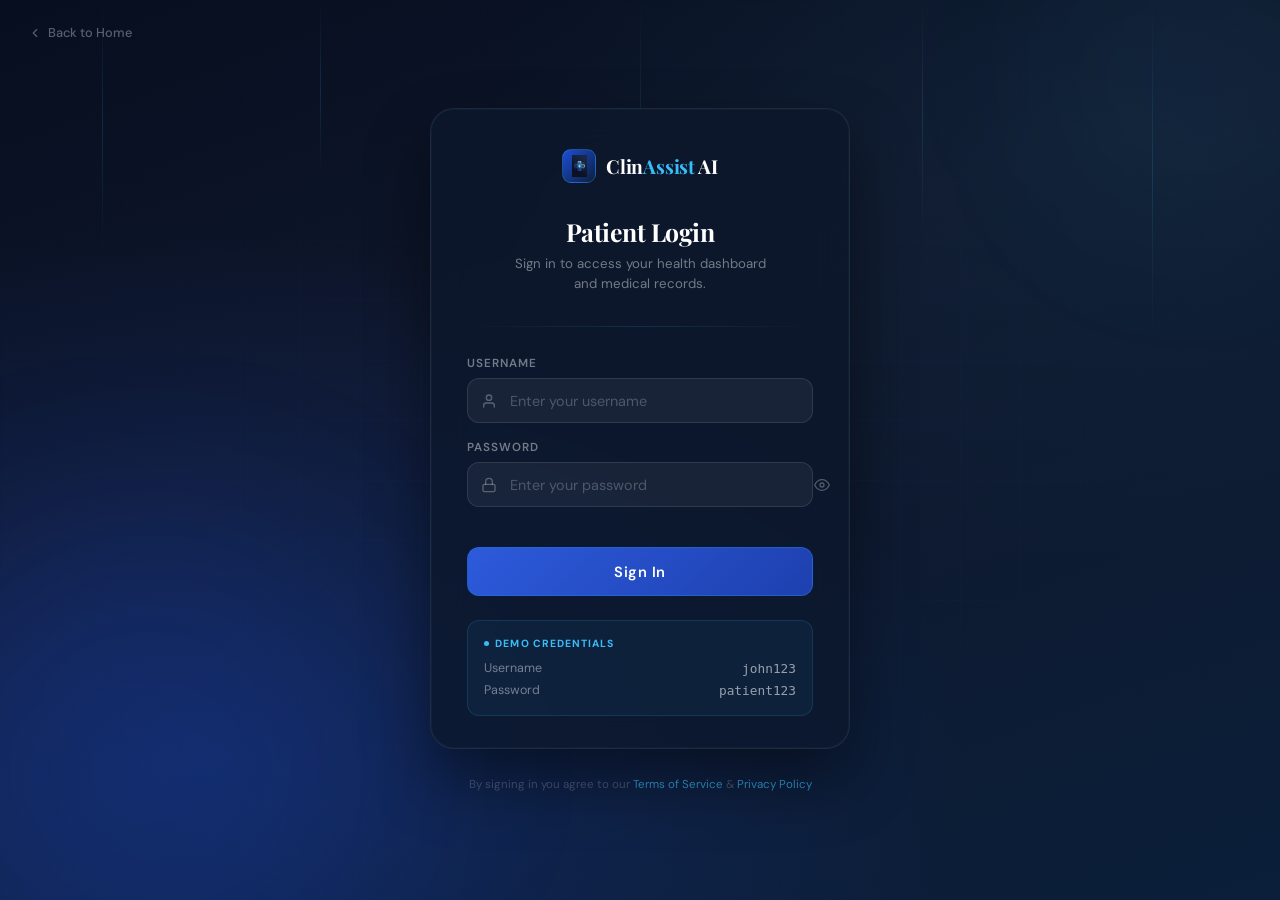
<file: profile-patient.html>
<!DOCTYPE html>
<html lang="en">
<head>
  <meta charset="UTF-8"/>
  <meta name="viewport" content="width=device-width, initial-scale=1.0"/>
  <title>My Profile | ClinAssist AI — Patient</title>
  <link rel="preconnect" href="https://fonts.googleapis.com"/>
  <link href="https://fonts.googleapis.com/css2?family=Playfair+Display:ital,wght@0,700;1,500&family=DM+Sans:opsz,wght@9..40,300;9..40,400;9..40,500;9..40,600&display=swap" rel="stylesheet"/>
  <style>
    *, *::before, *::after { box-sizing: border-box; margin: 0; padding: 0; }

    :root {
      --bg:          #0b1120;
      --surface:     rgba(13,24,45,0.82);
      --surface-2:   rgba(255,255,255,0.04);
      --border:      rgba(255,255,255,0.07);
      --border-2:    rgba(255,255,255,0.12);
      --accent:      #38bdf8;
      --accent-dim:  rgba(56,189,248,0.1);
      --blue:        #1d4ed8;
      --text:        #e2e8f0;
      --text-muted:  rgba(241,245,249,0.45);
      --text-faint:  rgba(241,245,249,0.22);
      --success-bg:  rgba(34,197,94,0.12);
      --success-b:   rgba(34,197,94,0.28);
      --success-t:   #86efac;
      --warn-bg:     rgba(239,68,68,0.1);
      --warn-b:      rgba(239,68,68,0.25);
      --warn-t:      #fca5a5;
      --amber-bg:    rgba(234,179,8,0.1);
      --amber-b:     rgba(234,179,8,0.25);
      --amber-t:     #fde047;
      --radius:      12px;
      --radius-lg:   16px;
    }

    body { font-family: 'DM Sans', sans-serif; background: var(--bg); color: var(--text); min-height: 100vh; }

    /* NAV */
    nav {
      display: flex; align-items: center; justify-content: space-between;
      padding: 0.9rem 2.5rem;
      background: rgba(13,24,45,0.92);
      border-bottom: 1px solid var(--border);
      backdrop-filter: blur(14px);
      position: sticky; top: 0; z-index: 100;
    }
    .nav-brand { font-family: 'Playfair Display', serif; font-size: 1.1rem; color: #fff; text-decoration: none; }
    .nav-brand span { color: var(--accent); }
    .nav-center { font-size: 0.78rem; color: var(--text-muted); font-weight: 600; letter-spacing: 0.08em; text-transform: uppercase; }
    .nav-right { display: flex; align-items: center; gap: 0.65rem; }
    .btn-nav {
      padding: 0.4rem 0.9rem; border-radius: 8px; border: 1px solid var(--border-2);
      background: var(--surface-2); color: var(--text); font-size: 0.78rem;
      font-family: 'DM Sans', sans-serif; cursor: pointer; transition: all 0.18s;
      text-decoration: none; display: inline-flex; align-items: center; gap: 0.35rem;
    }
    .btn-nav:hover { background: rgba(255,255,255,0.09); }

    /* LAYOUT */
    .page-shell {
      display: grid; grid-template-columns: 250px 1fr;
      max-width: 1160px; margin: 2rem auto; padding: 0 2rem; gap: 1.75rem; align-items: start;
    }

    /* SIDEBAR */
    .sidebar { position: sticky; top: 80px; display: flex; flex-direction: column; gap: 0.35rem; }
    .sidebar-group-label {
      font-size: 0.62rem; font-weight: 700; text-transform: uppercase;
      letter-spacing: 0.12em; color: var(--text-faint);
      padding: 0 0.75rem; margin: 0.75rem 0 0.25rem;
    }
    .nav-item {
      display: flex; align-items: center; gap: 0.65rem;
      padding: 0.65rem 0.85rem; border-radius: 10px;
      font-size: 0.84rem; font-weight: 500; color: var(--text-muted);
      cursor: pointer; border: 1px solid transparent; transition: all 0.18s; user-select: none;
    }
    .nav-item svg { width: 16px; height: 16px; flex-shrink: 0; }
    .nav-item:hover { background: var(--surface-2); color: var(--text); border-color: var(--border); }
    .nav-item.active { background: var(--accent-dim); color: var(--accent); border-color: rgba(56,189,248,0.22); }

    /* AVATAR BLOCK */
    .avatar-block {
      display: flex; flex-direction: column; align-items: center;
      padding: 1.75rem 1rem 1.5rem; text-align: center;
      background: var(--surface); border: 1px solid var(--border);
      border-radius: var(--radius-lg); margin-bottom: 0.5rem;
      backdrop-filter: blur(10px);
    }
    .avatar-ring {
      width: 72px; height: 72px; border-radius: 50%;
      background: linear-gradient(135deg, #1d4ed8 0%, #0b1f3a 100%);
      border: 2px solid rgba(56,189,248,0.35);
      display: flex; align-items: center; justify-content: center;
      font-family: 'Playfair Display', serif; font-size: 1.5rem; font-weight: 700; color: #fff;
      margin-bottom: 0.85rem; position: relative; cursor: pointer; transition: border-color 0.2s; overflow: hidden;
    }
    .avatar-ring:hover { border-color: var(--accent); }
    .avatar-edit-overlay {
      position: absolute; inset: 0; border-radius: 50%;
      background: rgba(0,0,0,0.5); opacity: 0;
      display: flex; align-items: center; justify-content: center;
      transition: opacity 0.2s; font-size: 0.7rem; color: #fff; font-family: 'DM Sans',sans-serif;
    }
    .avatar-ring:hover .avatar-edit-overlay { opacity: 1; }
    .avatar-name { font-size: 0.92rem; font-weight: 600; color: #f1f5f9; margin-bottom: 0.3rem; }
    .avatar-role {
      font-size: 0.68rem; font-weight: 700; text-transform: uppercase; letter-spacing: 0.1em;
      color: var(--accent); padding: 0.18rem 0.6rem;
      background: var(--accent-dim); border: 1px solid rgba(56,189,248,0.2); border-radius: 100px;
    }
    .avatar-joined { font-size: 0.72rem; color: var(--text-faint); margin-top: 0.5rem; }

    /* MAIN */
    .main-col { display: flex; flex-direction: column; gap: 1.25rem; min-width: 0; }
    .panel { display: none; }
    .panel.active { display: flex; flex-direction: column; gap: 1.25rem; }

    /* CARDS */
    .card {
      background: var(--surface); border: 1px solid var(--border);
      border-radius: var(--radius-lg); padding: 1.75rem;
      backdrop-filter: blur(10px);
    }
    .card-header { display: flex; align-items: center; justify-content: space-between; margin-bottom: 1.5rem; }
    .card-title {
      font-size: 0.68rem; font-weight: 700; text-transform: uppercase;
      letter-spacing: 0.1em; color: var(--accent);
      display: flex; align-items: center; gap: 0.5rem; margin-bottom: 1.5rem;
    }
    .card-title svg { width: 14px; height: 14px; }
    .card-title-row { display: flex; align-items: center; justify-content: space-between; margin-bottom: 1.5rem; }
    .card-title-row .card-title { margin-bottom: 0; }
    .divider { height: 1px; background: var(--border); margin: 1.25rem 0; }

    /* FORM */
    .form-grid { display: grid; grid-template-columns: 1fr 1fr; gap: 1rem; }
    .form-field { display: flex; flex-direction: column; gap: 0.35rem; }
    .form-field.full { grid-column: 1 / -1; }
    .form-field.third { grid-column: span 1; }
    .field-label {
      font-size: 0.69rem; font-weight: 600; text-transform: uppercase;
      letter-spacing: 0.09em; color: var(--text-muted);
    }
    .field-req { color: #f87171; margin-left: 2px; }
    .field-hint { font-size: 0.72rem; color: var(--text-faint); margin-top: 0.2rem; }
    .dash-input, .dash-select, .dash-textarea {
      background: var(--surface-2); border: 1px solid rgba(255,255,255,0.1);
      border-radius: 10px; color: var(--text); font-size: 0.86rem;
      font-family: 'DM Sans', sans-serif; padding: 0.68rem 0.9rem;
      outline: none; transition: border-color 0.2s, background 0.2s; width: 100%;
    }
    .dash-textarea { resize: vertical; min-height: 90px; line-height: 1.6; }
    .dash-input:focus, .dash-select:focus, .dash-textarea:focus {
      border-color: rgba(56,189,248,0.45); background: rgba(56,189,248,0.04);
    }
    .dash-input::placeholder, .dash-textarea::placeholder { color: var(--text-faint); }
    .dash-select { appearance: none; cursor: pointer; }
    .dash-select option { background: #0f172a; }
    .dash-input:disabled { opacity: 0.45; cursor: not-allowed; }

    /* Input icon wrap */
    .input-wrap { position: relative; }
    .input-wrap .input-icon { position: absolute; left: 0.9rem; top: 50%; transform: translateY(-50%); width: 15px; height: 15px; color: var(--text-muted); pointer-events: none; }
    .input-wrap .dash-input { padding-left: 2.5rem; }

    /* BUTTONS */
    .btn-primary {
      padding: 0.72rem 1.5rem; border-radius: 10px;
      background: linear-gradient(135deg, #1d4ed8, #1e40af);
      border: 1px solid rgba(56,189,248,0.22); color: #fff;
      font-size: 0.86rem; font-weight: 600; font-family: 'DM Sans', sans-serif;
      cursor: pointer; transition: all 0.18s; letter-spacing: 0.02em;
    }
    .btn-primary:hover { background: linear-gradient(135deg, #2563eb, #1d4ed8); transform: translateY(-1px); box-shadow: 0 6px 18px rgba(29,78,216,0.3); }
    .btn-secondary {
      padding: 0.65rem 1.2rem; border-radius: 10px;
      background: var(--surface-2); border: 1px solid var(--border-2);
      color: rgba(241,245,249,0.7); font-size: 0.84rem; font-family: 'DM Sans', sans-serif;
      cursor: pointer; transition: all 0.18s;
    }
    .btn-secondary:hover { background: rgba(255,255,255,0.09); }
    .btn-danger {
      padding: 0.65rem 1.2rem; border-radius: 10px;
      background: var(--warn-bg); border: 1px solid var(--warn-b);
      color: var(--warn-t); font-size: 0.84rem; font-family: 'DM Sans', sans-serif;
      cursor: pointer; transition: all 0.18s;
    }
    .btn-danger:hover { background: rgba(239,68,68,0.18); }
    .btn-row { display: flex; gap: 0.65rem; margin-top: 1.25rem; flex-wrap: wrap; }

    /* AVATAR EDIT SECTION */
    .avatar-edit-wrap {
      display: flex; align-items: center; gap: 1.5rem;
      padding: 1.25rem; background: var(--surface-2);
      border: 1px solid var(--border); border-radius: 12px;
      margin-bottom: 1.5rem;
    }
    .avatar-preview {
      width: 80px; height: 80px; border-radius: 50%; flex-shrink: 0;
      background: linear-gradient(135deg, #1d4ed8, #0b1f3a);
      border: 2px solid rgba(56,189,248,0.3);
      display: flex; align-items: center; justify-content: center;
      font-family: 'Playfair Display', serif; font-size: 1.6rem; font-weight: 700;
      color: #fff; overflow: hidden;
    }
    .avatar-edit-actions { display: flex; flex-direction: column; gap: 0.5rem; }
    .avatar-edit-actions p { font-size: 0.78rem; color: var(--text-faint); margin-top: 0.35rem; }
    .btn-upload-label {
      display: inline-flex; align-items: center; gap: 0.4rem;
      padding: 0.55rem 1rem; border-radius: 9px;
      background: var(--accent-dim); border: 1px solid rgba(56,189,248,0.25);
      color: var(--accent); font-size: 0.82rem; font-family: 'DM Sans', sans-serif;
      cursor: pointer; transition: all 0.18s; font-weight: 500;
    }
    .btn-upload-label:hover { background: rgba(56,189,248,0.18); }
    .btn-upload-label svg { width: 14px; height: 14px; }
    #avatarUploadInput { display: none; }

    /* STATS */
    .stats-row { display: grid; grid-template-columns: repeat(3, 1fr); gap: 0.75rem; margin-bottom: 1.25rem; }
    .stat-chip { padding: 1rem; border-radius: 10px; background: var(--surface-2); border: 1px solid var(--border); text-align: center; }
    .stat-num { font-family: 'Playfair Display', serif; font-size: 1.6rem; color: var(--accent); font-weight: 700; }
    .stat-lbl { font-size: 0.72rem; color: var(--text-muted); margin-top: 0.2rem; }

    /* MEDICAL AID CARD */
    .aid-grid { display: grid; grid-template-columns: 1fr 1fr 1fr; gap: 1rem; }
    .aid-badge {
      display: inline-flex; align-items: center; gap: 0.35rem;
      padding: 0.3rem 0.75rem; border-radius: 100px; font-size: 0.72rem; font-weight: 700;
      background: var(--success-bg); color: var(--success-t); border: 1px solid var(--success-b);
      margin-bottom: 1rem;
    }

    /* DOCUMENTS */
    .doc-upload-zone {
      border: 2px dashed rgba(56,189,248,0.2); border-radius: 12px;
      padding: 1.5rem; text-align: center; cursor: pointer;
      transition: all 0.2s; background: rgba(56,189,248,0.02); margin-bottom: 1.25rem;
    }
    .doc-upload-zone:hover { border-color: rgba(56,189,248,0.45); background: rgba(56,189,248,0.05); }
    .doc-upload-zone svg { width: 32px; height: 32px; color: var(--accent); opacity: 0.6; margin-bottom: 0.5rem; }
    .doc-upload-zone p { font-size: 0.82rem; color: var(--text-muted); margin-bottom: 0.3rem; }
    .doc-upload-zone small { font-size: 0.72rem; color: var(--text-faint); }
    #docUploadInput { display: none; }

    .doc-filters { display: flex; gap: 0.5rem; align-items: center; margin-bottom: 1rem; flex-wrap: wrap; }
    .doc-filter-label { font-size: 0.72rem; color: var(--text-muted); font-weight: 600; text-transform: uppercase; letter-spacing: 0.07em; white-space: nowrap; }

    .doc-card {
      display: flex; align-items: center; gap: 0.9rem;
      padding: 0.85rem 1rem; border: 1px solid var(--border);
      border-radius: 10px; background: var(--surface-2);
      margin-bottom: 0.55rem; transition: border-color 0.18s;
    }
    .doc-card:hover { border-color: rgba(56,189,248,0.25); }
    .doc-icon { font-size: 1.4rem; flex-shrink: 0; }
    .doc-info { flex: 1; min-width: 0; }
    .doc-name { font-size: 0.86rem; font-weight: 600; color: var(--text); white-space: nowrap; overflow: hidden; text-overflow: ellipsis; }
    .doc-meta { font-size: 0.73rem; color: var(--text-muted); margin-top: 0.15rem; }
    .doc-actions { display: flex; gap: 0.4rem; flex-shrink: 0; }
    .doc-btn {
      width: 30px; height: 30px; border-radius: 7px; border: 1px solid var(--border);
      background: var(--surface-2); cursor: pointer; display: flex; align-items: center;
      justify-content: center; transition: all 0.18s;
    }
    .doc-btn svg { width: 13px; height: 13px; }
    .doc-btn-dl { color: var(--accent); }
    .doc-btn-dl:hover { background: var(--accent-dim); border-color: rgba(56,189,248,0.3); }
    .doc-btn-del { color: var(--warn-t); }
    .doc-btn-del:hover { background: var(--warn-bg); border-color: var(--warn-b); }
    .empty-docs { text-align: center; padding: 2rem 1rem; font-size: 0.83rem; color: var(--text-faint); line-height: 1.6; }

    /* TOGGLES */
    .toggle-row {
      display: flex; align-items: center; justify-content: space-between;
      padding: 0.9rem 0; border-bottom: 1px solid var(--border);
    }
    .toggle-row:last-child { border-bottom: none; padding-bottom: 0; }
    .toggle-info .toggle-label { font-size: 0.88rem; font-weight: 500; color: var(--text); margin-bottom: 0.15rem; }
    .toggle-info .toggle-sub   { font-size: 0.76rem; color: var(--text-muted); }
    .toggle-switch { position: relative; width: 46px; height: 26px; flex-shrink: 0; cursor: pointer; }
    .toggle-switch input { opacity: 0; width: 0; height: 0; }
    .toggle-track { position: absolute; inset: 0; border-radius: 26px; background: rgba(255,255,255,0.1); transition: background 0.25s; }
    .toggle-switch input:checked + .toggle-track { background: #1d4ed8; }
    .toggle-thumb { position: absolute; width: 20px; height: 20px; border-radius: 50%; background: #fff; top: 3px; left: 3px; transition: transform 0.25s; pointer-events: none; }
    .toggle-switch input:checked ~ .toggle-thumb { transform: translateX(20px); }

    /* PASSWORD */
    .pw-wrap { position: relative; }
    .pw-wrap .dash-input { padding-right: 2.75rem; }
    .pw-eye {
      position: absolute; right: 0.85rem; top: 50%; transform: translateY(-50%);
      background: none; border: none; cursor: pointer; color: var(--text-muted);
      padding: 0; display: flex; align-items: center; transition: color 0.2s;
    }
    .pw-eye:hover { color: var(--accent); }
    .pw-eye svg { width: 15px; height: 15px; }
    .strength-bar { height: 4px; border-radius: 2px; background: rgba(255,255,255,0.1); margin-top: 0.5rem; overflow: hidden; }
    .strength-fill { height: 100%; border-radius: 2px; transition: width 0.3s, background 0.3s; width: 0%; }
    .strength-text { font-size: 0.72rem; color: var(--text-faint); margin-top: 0.3rem; }

    /* SESSION */
    .session-card {
      display: flex; align-items: center; gap: 1rem; padding: 0.85rem 1rem;
      border: 1px solid var(--border); border-radius: 10px; background: var(--surface-2); margin-bottom: 0.6rem;
    }
    .session-icon {
      width: 36px; height: 36px; border-radius: 8px;
      background: rgba(56,189,248,0.1); border: 1px solid rgba(56,189,248,0.15);
      display: flex; align-items: center; justify-content: center; flex-shrink: 0;
    }
    .session-icon svg { width: 16px; height: 16px; color: var(--accent); }
    .session-info .session-device { font-size: 0.86rem; font-weight: 600; color: var(--text); }
    .session-info .session-meta   { font-size: 0.75rem; color: var(--text-muted); margin-top: 0.15rem; }
    .session-badge {
      margin-left: auto; font-size: 0.62rem; font-weight: 700; padding: 0.2rem 0.55rem;
      border-radius: 6px; text-transform: uppercase; letter-spacing: 0.06em; flex-shrink: 0;
      background: var(--success-bg); color: var(--success-t);
    }

    /* DANGER ROW */
    .danger-row {
      display: flex; align-items: center; justify-content: space-between;
      padding: 1rem; border: 1px solid var(--border); border-radius: 10px;
      background: var(--surface-2); margin-bottom: 0.6rem;
    }
    .danger-info .danger-label { font-size: 0.86rem; font-weight: 600; color: var(--text); margin-bottom: 0.15rem; }
    .danger-info .danger-sub   { font-size: 0.75rem; color: var(--text-muted); }

    /* TOAST */
    .toast {
      position: fixed; bottom: 1.75rem; right: 1.75rem; z-index: 999;
      padding: 0.8rem 1.25rem; border-radius: 12px; font-size: 0.83rem;
      font-weight: 500; display: flex; align-items: center; gap: 0.6rem;
      opacity: 0; transform: translateY(8px);
      transition: all 0.3s cubic-bezier(0.22,1,0.36,1); pointer-events: none;
    }
    .toast.show { opacity: 1; transform: translateY(0); }
    .toast.success { background: rgba(17,45,30,0.95); border: 1px solid var(--success-b); color: var(--success-t); }
    .toast.error   { background: rgba(45,17,17,0.95); border: 1px solid var(--warn-b);    color: var(--warn-t);    }
    .toast.info    { background: rgba(13,24,45,0.95); border: 1px solid rgba(56,189,248,0.3); color: var(--accent); }

    .section-title { font-size: 0.82rem; font-weight: 600; color: var(--text); margin-bottom: 0.85rem; }
    .section-sub   { font-size: 0.78rem; color: var(--text-muted); margin-bottom: 1rem; line-height: 1.6; }
    .hidden { display: none !important; }

    @media (max-width: 880px) {
      .page-shell { grid-template-columns: 1fr; }
      .sidebar { position: static; flex-direction: row; flex-wrap: wrap; gap: 0.3rem; }
      .sidebar-group-label { display: none; }
      .avatar-block { flex-direction: row; text-align: left; gap: 1rem; padding: 1rem 1.25rem; }
      .avatar-ring { margin-bottom: 0; flex-shrink: 0; }
      nav { padding: 0.75rem 1rem; }
      .page-shell { padding: 0 1rem; margin: 1rem auto; }
      .stats-row { grid-template-columns: repeat(3, 1fr); }
      .aid-grid { grid-template-columns: 1fr 1fr; }
    }
    @media (max-width: 540px) {
      .form-grid { grid-template-columns: 1fr; }
      .aid-grid { grid-template-columns: 1fr; }
      .stats-row { grid-template-columns: 1fr 1fr; }
    }
  </style>
</head>
<body>

<nav>
  <a href="index.html" class="nav-brand">Clin<span>Assist</span> AI</a>
  <span class="nav-center">Patient Profile &amp; Settings</span>
  <div class="nav-right">
    <a href="patient-dashboard.html" class="btn-nav">
      <svg width="13" height="13" viewBox="0 0 24 24" fill="none" stroke="currentColor" stroke-width="2" stroke-linecap="round"><polyline points="15 18 9 12 15 6"/></svg>
      Dashboard
    </a>
    <button class="btn-nav" onclick="patientSignOut()">Sign Out</button>
  </div>
</nav>

<div class="page-shell">

  <!-- SIDEBAR -->
  <aside>
    <div class="avatar-block">
      <div class="avatar-ring" id="avatarCircle" onclick="showPatientPanel('profile', document.querySelector('[data-panel=profile]'))">
        <span id="avatarInitials">?</span>
        <div class="avatar-edit-overlay">✎ Edit</div>
      </div>
      <div>
        <div class="avatar-name" id="avatarName">—</div>
        <div class="avatar-role">Patient</div>
        <div class="avatar-joined" id="avatarJoined">Patient</div>
      </div>
    </div>

    <div class="sidebar">
      <div class="sidebar-group-label">My Profile</div>
      <div class="nav-item active" data-panel="profile">
        <svg viewBox="0 0 24 24" fill="none" stroke="currentColor" stroke-width="2" stroke-linecap="round"><path d="M20 21v-2a4 4 0 0 0-4-4H8a4 4 0 0 0-4 4v2"/><circle cx="12" cy="7" r="4"/></svg>
        Personal Info
      </div>
      <div class="nav-item" data-panel="medical">
        <svg viewBox="0 0 24 24" fill="none" stroke="currentColor" stroke-width="2" stroke-linecap="round"><path d="M22 12h-4l-3 9L9 3l-3 9H2"/></svg>
        Medical Aid
      </div>
      <div class="nav-item" data-panel="documents">
        <svg viewBox="0 0 24 24" fill="none" stroke="currentColor" stroke-width="2" stroke-linecap="round"><path d="M14 2H6a2 2 0 0 0-2 2v16a2 2 0 0 0 2 2h12a2 2 0 0 0 2-2V8z"/><polyline points="14 2 14 8 20 8"/><line x1="12" y1="18" x2="12" y2="12"/><line x1="9" y1="15" x2="15" y2="15"/></svg>
        Documents
      </div>
      <div class="sidebar-group-label">Settings</div>
      <div class="nav-item" data-panel="security">
        <svg viewBox="0 0 24 24" fill="none" stroke="currentColor" stroke-width="2" stroke-linecap="round"><rect x="3" y="11" width="18" height="11" rx="2"/><path d="M7 11V7a5 5 0 0 1 10 0v4"/></svg>
        Security
      </div>
      <div class="nav-item" data-panel="notifications">
        <svg viewBox="0 0 24 24" fill="none" stroke="currentColor" stroke-width="2" stroke-linecap="round"><path d="M18 8A6 6 0 0 0 6 8c0 7-3 9-3 9h18s-3-2-3-9"/><path d="M13.73 21a2 2 0 0 1-3.46 0"/></svg>
        Notifications
      </div>
      <div class="nav-item" data-panel="privacy">
        <svg viewBox="0 0 24 24" fill="none" stroke="currentColor" stroke-width="2" stroke-linecap="round"><path d="M12 22s8-4 8-10V5l-8-3-8 3v7c0 6 8 10 8 10z"/></svg>
        Privacy &amp; Data
      </div>
      <div class="sidebar-group-label">Account</div>
      <div class="nav-item" data-panel="account">
        <svg viewBox="0 0 24 24" fill="none" stroke="currentColor" stroke-width="2" stroke-linecap="round"><circle cx="12" cy="12" r="3"/><path d="M19.07 4.93l-1.41 1.41M20 12h-2M17.66 17.66l-1.41-1.41M12 20v-2M6.34 17.66l1.41-1.41M4 12h2M6.34 6.34L7.75 7.75"/></svg>
        Account
      </div>
    </div>
  </aside>

  <main class="main-col">

    <!-- ===== PERSONAL INFO ===== -->
    <div class="panel active" id="panel-profile">
      <div class="card">
        <div class="card-title">
          <svg viewBox="0 0 24 24" fill="none" stroke="currentColor" stroke-width="2" stroke-linecap="round"><path d="M20 21v-2a4 4 0 0 0-4-4H8a4 4 0 0 0-4 4v2"/><circle cx="12" cy="7" r="4"/></svg>
          Profile Photo
        </div>
        <div class="avatar-edit-wrap">
          <div class="avatar-preview" id="avatarPreview">?</div>
          <div class="avatar-edit-actions">
            <label class="btn-upload-label" for="avatarUploadInput">
              <svg viewBox="0 0 24 24" fill="none" stroke="currentColor" stroke-width="2" stroke-linecap="round"><path d="M21 15v4a2 2 0 0 1-2 2H5a2 2 0 0 1-2-2v-4"/><polyline points="17 8 12 3 7 8"/><line x1="12" y1="3" x2="12" y2="15"/></svg>
              Upload Photo
            </label>
            <input type="file" id="avatarUploadInput" accept="image/*"/>
            <button class="btn-secondary" style="font-size:0.78rem;" onclick="patientRemoveAvatar()">Remove Photo</button>
            <p>JPG, PNG or GIF · Max 2 MB</p>
          </div>
        </div>

        <div class="card-title">
          <svg viewBox="0 0 24 24" fill="none" stroke="currentColor" stroke-width="2" stroke-linecap="round"><path d="M20 21v-2a4 4 0 0 0-4-4H8a4 4 0 0 0-4 4v2"/><circle cx="12" cy="7" r="4"/></svg>
          Personal Information
        </div>
        <div class="form-grid">
          <div class="form-field">
            <label class="field-label">First Name <span class="field-req">*</span></label>
            <input class="dash-input" id="pFirstName" type="text" placeholder="First name"/>
          </div>
          <div class="form-field">
            <label class="field-label">Last Name</label>
            <input class="dash-input" id="pLastName" type="text" placeholder="Last name"/>
          </div>
          <div class="form-field">
            <label class="field-label">Username</label>
            <input class="dash-input" id="pUsername" type="text" disabled/>
            <span class="field-hint">Cannot be changed after registration.</span>
          </div>
          <div class="form-field">
            <label class="field-label">Email Address</label>
            <div class="input-wrap">
              <svg class="input-icon" viewBox="0 0 24 24" fill="none" stroke="currentColor" stroke-width="2" stroke-linecap="round"><path d="M4 4h16c1.1 0 2 .9 2 2v12c0 1.1-.9 2-2 2H4c-1.1 0-2-.9-2-2V6c0-1.1.9-2 2-2z"/><polyline points="22,6 12,13 2,6"/></svg>
              <input class="dash-input" id="pEmail" type="email" placeholder="email@example.com"/>
            </div>
          </div>
          <div class="form-field">
            <label class="field-label">Phone Number</label>
            <input class="dash-input" id="pPhone" type="tel" placeholder="+267 7X XXX XXXX"/>
          </div>
          <div class="form-field">
            <label class="field-label">Date of Birth</label>
            <input class="dash-input" id="pDOB" type="date"/>
          </div>
          <div class="form-field">
            <label class="field-label">Gender</label>
            <select class="dash-select" id="pGender">
              <option value="">— Select —</option>
              <option value="male">Male</option>
              <option value="female">Female</option>
              <option value="nonbinary">Non-binary</option>
              <option value="other">Other</option>
              <option value="prefer-not">Prefer not to say</option>
            </select>
          </div>
          <div class="form-field">
            <label class="field-label">Blood Type</label>
            <select class="dash-select" id="pBlood">
              <option value="">— Unknown —</option>
              <option>A+</option><option>A−</option>
              <option>B+</option><option>B−</option>
              <option>AB+</option><option>AB−</option>
              <option>O+</option><option>O−</option>
            </select>
          </div>
          <div class="form-field">
            <label class="field-label">ID / Passport Number</label>
            <input class="dash-input" id="pIDNumber" type="text" placeholder="National ID or Passport"/>
          </div>
          <div class="form-field">
            <label class="field-label">Address / City</label>
            <input class="dash-input" id="pAddress" type="text" placeholder="City, Country"/>
          </div>
          <div class="form-field full">
            <label class="field-label">Known Allergies &amp; Medical Notes</label>
            <textarea class="dash-textarea" id="pMedNotes" placeholder="Known allergies, ongoing conditions, important notes…"></textarea>
          </div>
        </div>

        <div class="divider"></div>
        <div class="card-title">
          <svg viewBox="0 0 24 24" fill="none" stroke="currentColor" stroke-width="2" stroke-linecap="round"><path d="M22 16.92v3a2 2 0 0 1-2.18 2 19.79 19.79 0 0 1-8.63-3.07A19.5 19.5 0 0 1 4.69 12 19.79 19.79 0 0 1 1.59 3.47 2 2 0 0 1 3.56 1.27h3a2 2 0 0 1 2 1.72 12.84 12.84 0 0 0 .7 2.81 2 2 0 0 1-.45 2.11L8.09 8.91a16 16 0 0 0 6 6l1.27-1.27a2 2 0 0 1 2.11-.45 12.84 12.84 0 0 0 2.81.7A2 2 0 0 1 22 16.92z"/></svg>
          Emergency Contact
        </div>
        <div class="form-grid">
          <div class="form-field">
            <label class="field-label">Contact Name</label>
            <input class="dash-input" id="pECName" type="text" placeholder="Full name"/>
          </div>
          <div class="form-field">
            <label class="field-label">Contact Phone</label>
            <input class="dash-input" id="pECPhone" type="tel" placeholder="+267 7X XXX XXXX"/>
          </div>
          <div class="form-field">
            <label class="field-label">Relationship</label>
            <select class="dash-select" id="pECRelation">
              <option value="">— Select —</option>
              <option>Spouse / Partner</option>
              <option>Parent</option>
              <option>Child</option>
              <option>Sibling</option>
              <option>Friend</option>
              <option>Other</option>
            </select>
          </div>
        </div>

        <div class="btn-row">
          <button class="btn-primary" onclick="patientSaveProfile()">Save Changes</button>
          <button class="btn-secondary" onclick="patientLoadProfile()">Discard</button>
        </div>
      </div>

      <!-- Stats -->
      <div class="card">
        <div class="card-title">
          <svg viewBox="0 0 24 24" fill="none" stroke="currentColor" stroke-width="2" stroke-linecap="round"><path d="M22 12h-4l-3 9L9 3l-3 9H2"/></svg>
          Account Overview
        </div>
        <div class="stats-row">
          <div class="stat-chip">
            <div class="stat-num" id="statAppts">0</div>
            <div class="stat-lbl">Appointments</div>
          </div>
          <div class="stat-chip">
            <div class="stat-num" id="statRx">0</div>
            <div class="stat-lbl">Prescriptions</div>
          </div>
          <div class="stat-chip">
            <div class="stat-num" id="statDocs">0</div>
            <div class="stat-lbl">Documents</div>
          </div>
        </div>
      </div>
    </div>

    <!-- ===== MEDICAL AID ===== -->
    <div class="panel" id="panel-medical">
      <div class="card">
        <div class="card-title">
          <svg viewBox="0 0 24 24" fill="none" stroke="currentColor" stroke-width="2" stroke-linecap="round"><path d="M22 12h-4l-3 9L9 3l-3 9H2"/></svg>
          Medical Aid Information
        </div>
        <span class="aid-badge">
          <svg width="11" height="11" viewBox="0 0 24 24" fill="none" stroke="currentColor" stroke-width="2.5" stroke-linecap="round"><polyline points="20 6 9 17 4 12"/></svg>
          Coverage Active
        </span>
        <div class="aid-grid">
          <div class="form-field">
            <label class="field-label">Medical Aid Provider</label>
            <select class="dash-select" id="pMedicalAid">
              <option value="">— None / Self-pay —</option>
              <option>Discovery Health</option>
              <option>Bonitas</option>
              <option>Momentum Health</option>
              <option>Medihelp</option>
              <option>Fedhealth</option>
              <option>Bestmed</option>
              <option>Polmed</option>
              <option>GEMS</option>
              <option>BPOMAS</option>
              <option>Botsogo</option>
              <option>Other</option>
            </select>
          </div>
          <div class="form-field">
            <label class="field-label">Medical Aid Number</label>
            <input class="dash-input" id="pMedicalAidNumber" type="text" placeholder="e.g. MA1234567"/>
          </div>
          <div class="form-field">
            <label class="field-label">Main Member Name</label>
            <input class="dash-input" id="pMedicalAidMember" type="text" placeholder="Name on the policy"/>
          </div>
          <div class="form-field">
            <label class="field-label">Number of Dependants</label>
            <select class="dash-select" id="pDependants">
              <option value="0">0 (Main member only)</option>
              <option value="1">1</option>
              <option value="2">2</option>
              <option value="3">3</option>
              <option value="4">4+</option>
            </select>
          </div>
        </div>
        <div class="btn-row">
          <button class="btn-primary" onclick="patientSaveProfile()">Save Medical Aid</button>
        </div>
      </div>
    </div>

    <!-- ===== DOCUMENTS ===== -->
    <div class="panel" id="panel-documents">
      <div class="card">
        <div class="card-title-row">
          <div class="card-title" style="margin-bottom:0;">
            <svg viewBox="0 0 24 24" fill="none" stroke="currentColor" stroke-width="2" stroke-linecap="round"><path d="M14 2H6a2 2 0 0 0-2 2v16a2 2 0 0 0 2 2h12a2 2 0 0 0 2-2V8z"/><polyline points="14 2 14 8 20 8"/></svg>
            Upload Document
          </div>
        </div>
        <p class="section-sub" style="margin-top:0.5rem;">Upload medical records, test results, imaging reports, insurance documents or any health-related files. Files are stored locally and can be downloaded as-is.</p>

        <div class="doc-filters">
          <span class="doc-filter-label">Category:</span>
          <select class="dash-select" id="docCategory" style="width:auto;padding:0.45rem 0.75rem;font-size:0.82rem;">
            <option value="Medical Record">Medical Record</option>
            <option value="Test Result">Test Result</option>
            <option value="Imaging">Imaging (X-Ray / Scan)</option>
            <option value="Prescription">Prescription</option>
            <option value="Insurance">Insurance Document</option>
            <option value="ID Document">ID Document</option>
            <option value="General">General</option>
          </select>
        </div>

        <label class="doc-upload-zone" for="docUploadInput">
          <svg viewBox="0 0 24 24" fill="none" stroke="currentColor" stroke-width="1.5" stroke-linecap="round"><path d="M21 15v4a2 2 0 0 1-2 2H5a2 2 0 0 1-2-2v-4"/><polyline points="17 8 12 3 7 8"/><line x1="12" y1="3" x2="12" y2="15"/></svg>
          <p>Click to upload or drag &amp; drop files here</p>
          <small>PDF, JPG, PNG, DOCX · Max 10 MB each · Multiple files allowed</small>
        </label>
        <input type="file" id="docUploadInput" multiple accept=".pdf,.jpg,.jpeg,.png,.docx,.doc"/>
      </div>

      <div class="card">
        <div class="card-title">
          <svg viewBox="0 0 24 24" fill="none" stroke="currentColor" stroke-width="2" stroke-linecap="round"><rect x="2" y="7" width="20" height="14" rx="2"/><path d="M16 7V5a2 2 0 0 0-2-2h-4a2 2 0 0 0-2 2v2"/></svg>
          My Documents
        </div>
        <div id="docsList"></div>
      </div>
    </div>

    <!-- ===== SECURITY ===== -->
    <div class="panel" id="panel-security">
      <div class="card">
        <div class="card-title">
          <svg viewBox="0 0 24 24" fill="none" stroke="currentColor" stroke-width="2" stroke-linecap="round"><rect x="3" y="11" width="18" height="11" rx="2"/><path d="M7 11V7a5 5 0 0 1 10 0v4"/></svg>
          Change Password
        </div>
        <div class="form-grid">
          <div class="form-field full">
            <label class="field-label">Current Password</label>
            <div class="pw-wrap">
              <input class="dash-input" id="secCurrent" type="password" placeholder="Current password"/>
              <button class="pw-eye" type="button" onclick="togglePasswordEye('secCurrent', this)">
                <svg viewBox="0 0 24 24" fill="none" stroke="currentColor" stroke-width="2" stroke-linecap="round"><path d="M1 12s4-8 11-8 11 8 11 8-4 8-11 8-11-8-11-8z"/><circle cx="12" cy="12" r="3"/></svg>
              </button>
            </div>
          </div>
          <div class="form-field">
            <label class="field-label">New Password</label>
            <div class="pw-wrap">
              <input class="dash-input" id="secNew" type="password" placeholder="New password"/>
              <button class="pw-eye" type="button" onclick="togglePasswordEye('secNew', this)">
                <svg viewBox="0 0 24 24" fill="none" stroke="currentColor" stroke-width="2" stroke-linecap="round"><path d="M1 12s4-8 11-8 11 8 11 8-4 8-11 8-11-8-11-8z"/><circle cx="12" cy="12" r="3"/></svg>
              </button>
            </div>
            <div class="strength-bar"><div class="strength-fill" id="strengthFill"></div></div>
            <div class="strength-text" id="strengthText">Enter a new password</div>
          </div>
          <div class="form-field">
            <label class="field-label">Confirm New Password</label>
            <div class="pw-wrap">
              <input class="dash-input" id="secConfirm" type="password" placeholder="Repeat new password"/>
              <button class="pw-eye" type="button" onclick="togglePasswordEye('secConfirm', this)">
                <svg viewBox="0 0 24 24" fill="none" stroke="currentColor" stroke-width="2" stroke-linecap="round"><path d="M1 12s4-8 11-8 11 8 11 8-4 8-11 8-11-8-11-8z"/><circle cx="12" cy="12" r="3"/></svg>
              </button>
            </div>
          </div>
        </div>
        <div class="btn-row">
          <button class="btn-primary" onclick="patientChangePassword()">Update Password</button>
        </div>
      </div>

      <div class="card">
        <div class="card-title">
          <svg viewBox="0 0 24 24" fill="none" stroke="currentColor" stroke-width="2" stroke-linecap="round"><path d="M12 22s8-4 8-10V5l-8-3-8 3v7c0 6 8 10 8 10z"/></svg>
          Active Sessions
        </div>
        <div class="session-card">
          <div class="session-icon">
            <svg viewBox="0 0 24 24" fill="none" stroke="currentColor" stroke-width="2" stroke-linecap="round"><rect x="2" y="3" width="20" height="14" rx="2"/><line x1="8" y1="21" x2="16" y2="21"/><line x1="12" y1="17" x2="12" y2="21"/></svg>
          </div>
          <div class="session-info">
            <div class="session-device" id="sessionDevice">This device</div>
            <div class="session-meta">Active now</div>
          </div>
          <span class="session-badge">Current</span>
        </div>
        <div class="divider"></div>
        <div class="toggle-row">
          <div class="toggle-info">
            <div class="toggle-label">Login Alerts via Email</div>
            <div class="toggle-sub">Get an email when a new device signs in.</div>
          </div>
          <label class="toggle-switch">
            <input type="checkbox" id="toggleLoginAlerts" checked onchange="patientSavePref('loginAlerts', this.checked)"/>
            <div class="toggle-track"></div><div class="toggle-thumb"></div>
          </label>
        </div>
        <div class="toggle-row">
          <div class="toggle-info">
            <div class="toggle-label">Enable Two-Factor Authentication</div>
            <div class="toggle-sub">Use Google Authenticator or Authy for extra security.</div>
          </div>
          <label class="toggle-switch">
            <input type="checkbox" id="toggle2FA" onchange="patientSavePref('2fa', this.checked)"/>
            <div class="toggle-track"></div><div class="toggle-thumb"></div>
          </label>
        </div>
      </div>
    </div>

    <!-- ===== NOTIFICATIONS ===== -->
    <div class="panel" id="panel-notifications">
      <div class="card">
        <div class="card-title">
          <svg viewBox="0 0 24 24" fill="none" stroke="currentColor" stroke-width="2" stroke-linecap="round"><path d="M18 8A6 6 0 0 0 6 8c0 7-3 9-3 9h18s-3-2-3-9"/><path d="M13.73 21a2 2 0 0 1-3.46 0"/></svg>
          Email Notifications
        </div>
        <div class="toggle-row">
          <div class="toggle-info">
            <div class="toggle-label">Appointment Confirmations</div>
            <div class="toggle-sub">Email when your appointment is approved or rescheduled.</div>
          </div>
          <label class="toggle-switch">
            <input type="checkbox" id="notifAppt" checked onchange="patientSavePref('notifAppt', this.checked)"/>
            <div class="toggle-track"></div><div class="toggle-thumb"></div>
          </label>
        </div>
        <div class="toggle-row">
          <div class="toggle-info">
            <div class="toggle-label">Prescription Ready</div>
            <div class="toggle-sub">Email when your doctor sends a new prescription.</div>
          </div>
          <label class="toggle-switch">
            <input type="checkbox" id="notifRx" checked onchange="patientSavePref('notifRx', this.checked)"/>
            <div class="toggle-track"></div><div class="toggle-thumb"></div>
          </label>
        </div>
        <div class="toggle-row">
          <div class="toggle-info">
            <div class="toggle-label">Doctor Messages</div>
            <div class="toggle-sub">Email when your doctor replies to your health summary.</div>
          </div>
          <label class="toggle-switch">
            <input type="checkbox" id="notifMsg" onchange="patientSavePref('notifMsg', this.checked)"/>
            <div class="toggle-track"></div><div class="toggle-thumb"></div>
          </label>
        </div>
        <div class="toggle-row">
          <div class="toggle-info">
            <div class="toggle-label">Weekly Health Summary</div>
            <div class="toggle-sub">A weekly digest of your ClinAssist activity.</div>
          </div>
          <label class="toggle-switch">
            <input type="checkbox" id="notifWeekly" onchange="patientSavePref('notifWeekly', this.checked)"/>
            <div class="toggle-track"></div><div class="toggle-thumb"></div>
          </label>
        </div>
        <div class="btn-row">
          <button class="btn-primary" onclick="profileToast('Notification preferences saved.','success')">Save</button>
        </div>
      </div>
    </div>

    <!-- ===== PRIVACY ===== -->
    <div class="panel" id="panel-privacy">
      <div class="card">
        <div class="card-title">
          <svg viewBox="0 0 24 24" fill="none" stroke="currentColor" stroke-width="2" stroke-linecap="round"><path d="M12 22s8-4 8-10V5l-8-3-8 3v7c0 6 8 10 8 10z"/></svg>
          Data Sharing
        </div>
        <div class="toggle-row">
          <div class="toggle-info">
            <div class="toggle-label">Share Records with Doctor</div>
            <div class="toggle-sub">Allow your consulting doctor to view uploaded medical records.</div>
          </div>
          <label class="toggle-switch">
            <input type="checkbox" id="privShare" checked onchange="patientSavePref('shareRecords', this.checked)"/>
            <div class="toggle-track"></div><div class="toggle-thumb"></div>
          </label>
        </div>
        <div class="toggle-row">
          <div class="toggle-info">
            <div class="toggle-label">Anonymised Analytics</div>
            <div class="toggle-sub">Allow ClinAssist to use anonymised data to improve the AI model.</div>
          </div>
          <label class="toggle-switch">
            <input type="checkbox" id="privAnalytics" checked onchange="patientSavePref('analytics', this.checked)"/>
            <div class="toggle-track"></div><div class="toggle-thumb"></div>
          </label>
        </div>
      </div>

      <div class="card">
        <div class="card-title">
          <svg viewBox="0 0 24 24" fill="none" stroke="currentColor" stroke-width="2" stroke-linecap="round"><path d="M21 15v4a2 2 0 0 1-2 2H5a2 2 0 0 1-2-2v-4"/><polyline points="17 8 12 3 7 8"/><line x1="12" y1="3" x2="12" y2="15"/></svg>
          Your Data
        </div>
        <div class="danger-row">
          <div class="danger-info">
            <div class="danger-label">Download My Data</div>
            <div class="danger-sub">Export all your profile, appointments, prescriptions as JSON.</div>
          </div>
          <button class="btn-secondary" onclick="patientExportData()">⬇ Export</button>
        </div>
      </div>
    </div>

    <!-- ===== ACCOUNT ===== -->
    <div class="panel" id="panel-account">
      <div class="card">
        <div class="card-title">
          <svg viewBox="0 0 24 24" fill="none" stroke="currentColor" stroke-width="2" stroke-linecap="round"><circle cx="12" cy="8" r="4"/><path d="M4 20c0-4 3.6-7 8-7s8 3 8 7"/></svg>
          Account Details
        </div>
        <div class="form-grid">
          <div class="form-field">
            <label class="field-label">Account Type</label>
            <input class="dash-input" id="accType" disabled/>
          </div>
          <div class="form-field">
            <label class="field-label">Account ID</label>
            <input class="dash-input" id="accId" disabled/>
          </div>
          <div class="form-field full">
            <label class="field-label">Username</label>
            <input class="dash-input" id="accUsername" disabled/>
          </div>
        </div>
      </div>

      <div class="card">
        <div class="card-title" style="color:var(--warn-t);">
          <svg viewBox="0 0 24 24" fill="none" stroke="currentColor" stroke-width="2" stroke-linecap="round"><path d="M10.29 3.86L1.82 18a2 2 0 0 0 1.71 3h16.94a2 2 0 0 0 1.71-3L13.71 3.86a2 2 0 0 0-3.42 0z"/><line x1="12" y1="9" x2="12" y2="13"/><line x1="12" y1="17" x2="12.01" y2="17"/></svg>
          Danger Zone
        </div>
        <div class="danger-row">
          <div class="danger-info">
            <div class="danger-label">Sign Out</div>
            <div class="danger-sub">Log out of your current session.</div>
          </div>
          <button class="btn-secondary" onclick="patientSignOut()">Sign Out</button>
        </div>
        <div class="danger-row" style="border-color:var(--warn-b);background:var(--warn-bg);">
          <div class="danger-info">
            <div class="danger-label" style="color:var(--warn-t)">Delete Account</div>
            <div class="danger-sub">Permanently remove your account and all data. Cannot be undone.</div>
          </div>
          <button class="btn-danger" onclick="patientConfirmDelete()">Delete</button>
        </div>
      </div>
    </div>

  </main>
</div>

<div class="toast" id="toastEl"></div>

<script src="profile.js"></script>
<script>
  document.addEventListener("DOMContentLoaded", patientProfileInit);
</script>
</body>
</html>
</file>
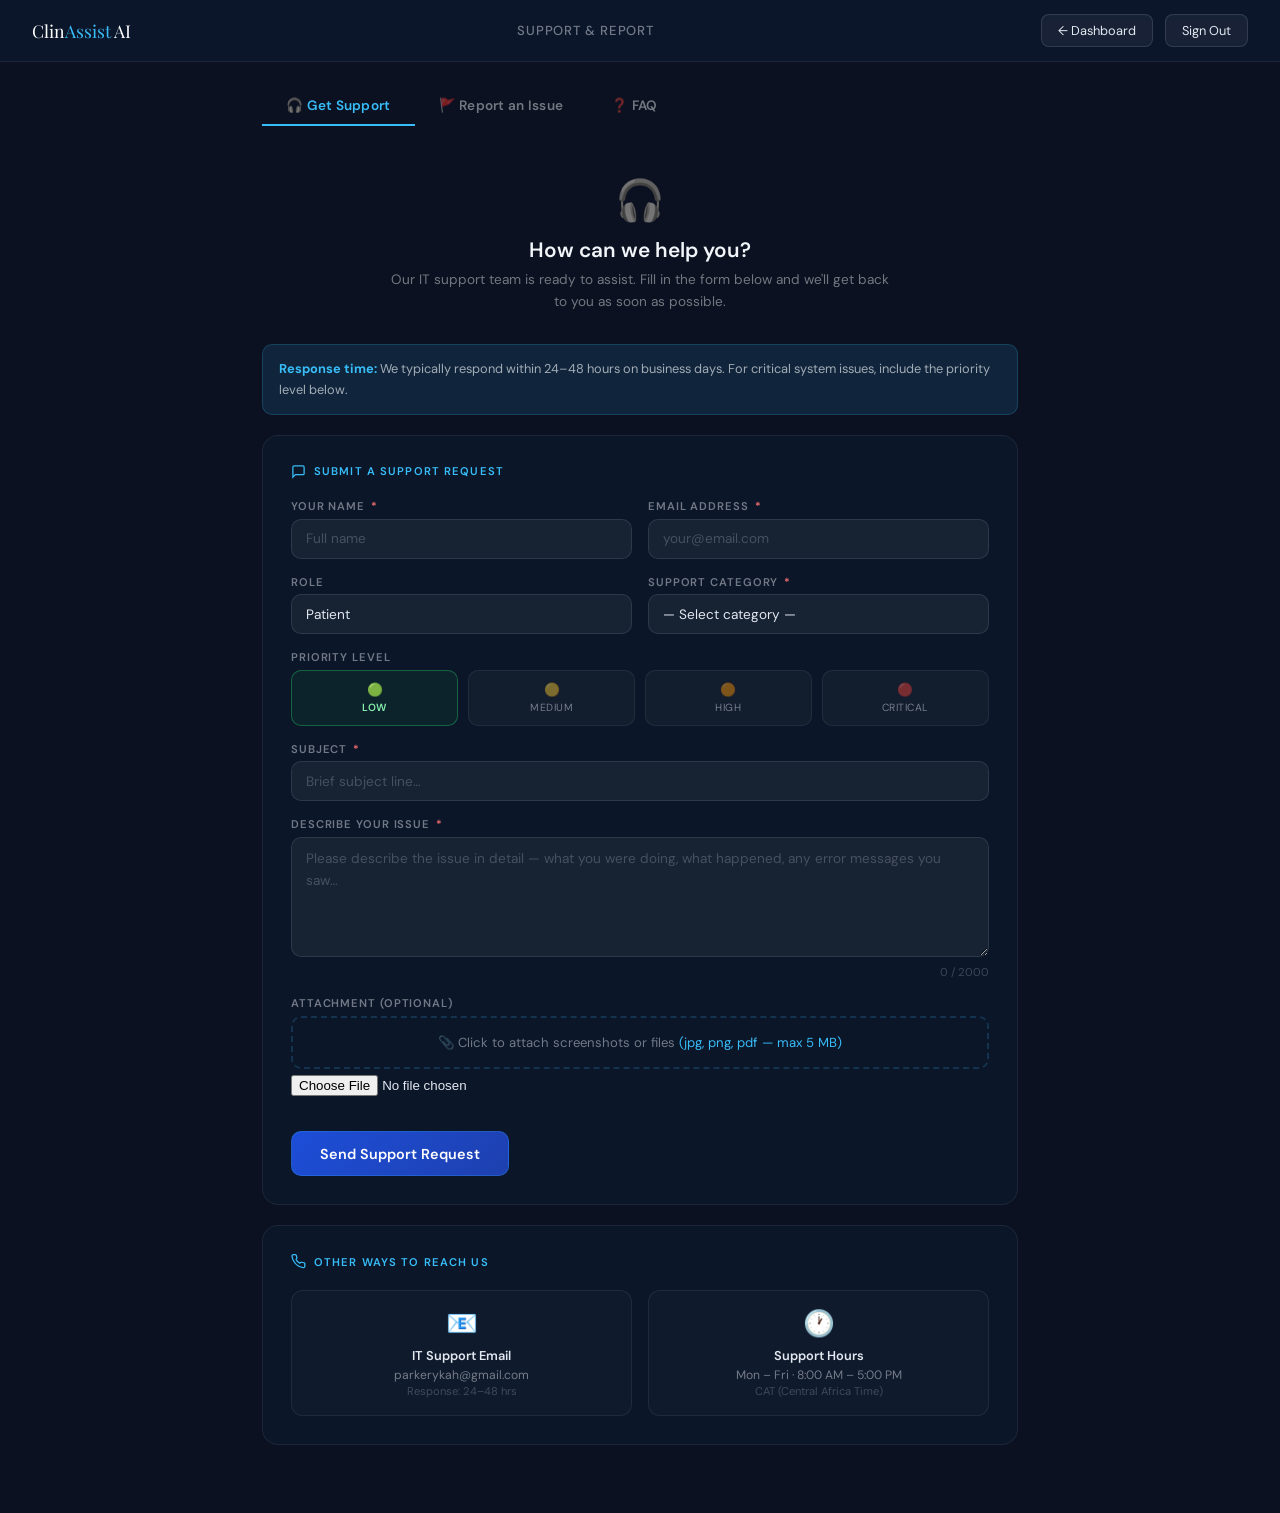
<file: support-report.html>
<!DOCTYPE html>
<html lang="en">
<head>
    <meta charset="UTF-8">
    <meta name="viewport" content="width=device-width, initial-scale=1.0">
    <title>Support & Report | ClinAssist AI</title>
    <link rel="preconnect" href="https://fonts.googleapis.com"/>
    <link href="https://fonts.googleapis.com/css2?family=Playfair+Display:wght@700&family=DM+Sans:opsz,wght@9..40,300;9..40,400;9..40,500;9..40,600&display=swap" rel="stylesheet"/>
    <style>
        *, *::before, *::after { box-sizing: border-box; }

        :root {
            --bg: #0b1120;
            --surface: rgba(13,24,45,0.75);
            --border: rgba(255,255,255,0.07);
            --accent: #38bdf8;
            --accent-dim: rgba(56,189,248,0.12);
            --text: #e2e8f0;
            --text-muted: rgba(241,245,249,0.45);
            --text-faint: rgba(241,245,249,0.22);
            --blue: #1d4ed8;
            --success-bg: rgba(34,197,94,0.12);
            --success-border: rgba(34,197,94,0.3);
            --success-text: #86efac;
            --warn-bg: rgba(239,68,68,0.1);
            --warn-border: rgba(239,68,68,0.25);
            --warn-text: #fca5a5;
        }

        body {
            font-family: 'DM Sans', sans-serif;
            background: var(--bg);
            color: var(--text);
            margin: 0;
            min-height: 100vh;
        }

        /* NAV */
        nav {
            display: flex; align-items: center; justify-content: space-between;
            padding: 0.9rem 2rem;
            background: rgba(13,24,45,0.9);
            border-bottom: 1px solid var(--border);
            backdrop-filter: blur(12px);
            position: sticky; top: 0; z-index: 100;
        }
        .nav-brand { font-family: 'Playfair Display', serif; font-size: 1.1rem; color: #fff; text-decoration: none; }
        .nav-brand span { color: var(--accent); }
        .nav-center { font-size: 0.82rem; color: var(--text-muted); font-weight: 500; letter-spacing: 0.06em; text-transform: uppercase; }
        .nav-right { display: flex; align-items: center; gap: 0.75rem; }
        .btn-nav {
            padding: 0.42rem 1rem; border-radius: 8px; border: 1px solid rgba(255,255,255,0.12);
            background: rgba(255,255,255,0.05); color: var(--text); font-size: 0.8rem;
            font-family: 'DM Sans', sans-serif; cursor: pointer; transition: all 0.18s;
            text-decoration: none; display: inline-flex; align-items: center; gap: 0.35rem;
        }
        .btn-nav:hover { background: rgba(255,255,255,0.1); }

        /* TAB BAR */
        .tab-bar {
            display: flex; gap: 0; padding: 1.5rem 2rem 0;
            max-width: 820px; margin: 0 auto;
        }
        .tab-btn {
            padding: 0.65rem 1.5rem; font-size: 0.85rem; font-weight: 600;
            font-family: 'DM Sans', sans-serif; cursor: pointer; border: none;
            background: transparent; color: var(--text-muted); border-bottom: 2px solid transparent;
            transition: all 0.2s; letter-spacing: 0.02em;
        }
        .tab-btn.active { color: var(--accent); border-bottom-color: var(--accent); }
        .tab-btn:hover:not(.active) { color: var(--text); }

        /* MAIN */
        .main-wrap {
            max-width: 820px; margin: 0 auto; padding: 1.5rem 2rem 3rem;
        }

        /* HERO */
        .page-hero {
            text-align: center; padding: 1.5rem 1rem 0.5rem;
        }
        .hero-icon { font-size: 2.5rem; margin-bottom: 0.6rem; }
        .hero-title { font-size: 1.3rem; font-weight: 600; color: #f1f5f9; margin-bottom: 0.4rem; }
        .hero-sub { font-size: 0.85rem; color: var(--text-muted); line-height: 1.6; max-width: 500px; margin: 0 auto 1.5rem; }

        /* CARD */
        .card {
            background: var(--surface);
            border: 1px solid var(--border);
            border-radius: 16px;
            padding: 1.75rem;
            backdrop-filter: blur(10px);
            margin-bottom: 1.25rem;
        }
        .card-title {
            font-size: 0.7rem; font-weight: 600; text-transform: uppercase;
            letter-spacing: 0.1em; color: var(--accent); margin-bottom: 1.3rem;
            display: flex; align-items: center; gap: 0.5rem;
        }
        .card-title svg { width: 15px; height: 15px; flex-shrink: 0; }
        .section-divider { height: 1px; background: var(--border); margin: 1.25rem 0; }

        /* FORM FIELDS */
        .form-grid { display: grid; grid-template-columns: 1fr 1fr; gap: 1rem; }
        .form-field { display: flex; flex-direction: column; gap: 0.35rem; }
        .form-field.full { grid-column: 1 / -1; }
        .field-label {
            font-size: 0.7rem; font-weight: 600; text-transform: uppercase;
            letter-spacing: 0.08em; color: var(--text-muted);
        }
        .field-req { color: #f87171; margin-left: 2px; }
        .dash-input, .dash-select, .dash-textarea {
            background: rgba(255,255,255,0.05); border: 1px solid rgba(255,255,255,0.1);
            border-radius: 10px; color: var(--text); font-size: 0.85rem;
            font-family: 'DM Sans', sans-serif; padding: 0.65rem 0.85rem;
            outline: none; transition: border-color 0.2s; width: 100%;
        }
        .dash-textarea { resize: vertical; min-height: 120px; line-height: 1.6; }
        .dash-input:focus, .dash-select:focus, .dash-textarea:focus { border-color: rgba(56,189,248,0.4); }
        .dash-input::placeholder, .dash-textarea::placeholder { color: var(--text-faint); }
        .dash-select { appearance: none; cursor: pointer; }
        .dash-select option { background: #0f172a; }
        .char-count { font-size: 0.71rem; color: var(--text-faint); text-align: right; margin-top: 0.2rem; }

        /* PRIORITY */
        .priority-row { display: flex; gap: 0.6rem; flex-wrap: wrap; }
        .priority-opt {
            flex: 1; min-width: 80px; padding: 0.65rem 0.75rem;
            border-radius: 10px; border: 1px solid var(--border);
            background: rgba(255,255,255,0.03); cursor: pointer;
            text-align: center; transition: all 0.18s;
            font-size: 0.8rem; color: var(--text-muted);
        }
        .priority-opt:hover { border-color: rgba(56,189,248,0.3); color: var(--text); }
        .priority-opt.selected { border-color: rgba(56,189,248,0.5); background: var(--accent-dim); color: var(--accent); font-weight: 600; }
        .priority-opt.prio-critical.selected { border-color: rgba(239,68,68,0.5); background: var(--warn-bg); color: var(--warn-text); }
        .priority-opt.prio-high.selected { border-color: rgba(249,115,22,0.5); background: rgba(249,115,22,0.1); color: #fdba74; }
        .priority-opt.prio-medium.selected { border-color: rgba(234,179,8,0.5); background: rgba(234,179,8,0.1); color: #fde047; }
        .priority-opt.prio-low.selected { border-color: rgba(34,197,94,0.4); background: rgba(34,197,94,0.08); color: #86efac; }
        .priority-label { font-size: 0.65rem; text-transform: uppercase; letter-spacing: 0.05em; margin-top: 0.2rem; display: block; }

        /* ATTACHMENT */
        .attach-area {
            border: 2px dashed rgba(56,189,248,0.18); border-radius: 10px;
            padding: 1rem; text-align: center; cursor: pointer;
            transition: all 0.2s; font-size: 0.82rem; color: var(--text-muted);
        }
        .attach-area:hover { border-color: rgba(56,189,248,0.4); background: rgba(56,189,248,0.02); }
        .attach-area span { color: var(--accent); }
        #attachInput { display: none; }
        .attach-list { display: flex; flex-direction: column; gap: 0.4rem; margin-top: 0.6rem; }
        .attach-item {
            display: flex; align-items: center; gap: 0.6rem; padding: 0.5rem 0.75rem;
            background: rgba(255,255,255,0.03); border: 1px solid var(--border); border-radius: 8px;
            font-size: 0.8rem; color: var(--text-muted);
        }
        .attach-remove {
            margin-left: auto; background: none; border: none; cursor: pointer;
            color: rgba(239,68,68,0.5); font-size: 0.85rem; transition: color 0.2s;
        }
        .attach-remove:hover { color: #ef4444; }

        /* SUBMIT BUTTON */
        .btn-primary {
            padding: 0.8rem 1.75rem; border-radius: 10px;
            background: linear-gradient(135deg, #1d4ed8, #1e40af);
            border: 1px solid rgba(56,189,248,0.2); color: #fff;
            font-size: 0.9rem; font-weight: 600; font-family: 'DM Sans', sans-serif;
            cursor: pointer; transition: all 0.2s;
        }
        .btn-primary:hover { background: linear-gradient(135deg, #2563eb, #1d4ed8); transform: translateY(-1px); box-shadow: 0 6px 18px rgba(29,78,216,0.3); }
        .btn-primary:disabled { opacity: 0.5; cursor: not-allowed; transform: none; box-shadow: none; }

        /* SUCCESS / ERROR */
        .result-box {
            padding: 1.1rem 1.25rem; border-radius: 12px; font-size: 0.85rem;
            line-height: 1.6; margin-top: 1rem; display: none;
        }
        .result-box.success {
            background: var(--success-bg); border: 1px solid var(--success-border); color: var(--success-text);
        }
        .result-box.error {
            background: var(--warn-bg); border: 1px solid var(--warn-border); color: var(--warn-text);
        }
        .result-box.show { display: block; }

        /* INFO BOXES */
        .info-note {
            padding: 0.85rem 1rem; border-radius: 10px; font-size: 0.8rem;
            background: var(--accent-dim); border: 1px solid rgba(56,189,248,0.18);
            color: rgba(241,245,249,0.65); line-height: 1.6; margin-bottom: 1.25rem;
        }
        .info-note strong { color: var(--accent); }

        /* FAQ ACCORDION */
        .faq-item { border-bottom: 1px solid var(--border); }
        .faq-question {
            display: flex; align-items: center; justify-content: space-between;
            padding: 0.9rem 0; cursor: pointer; font-size: 0.88rem; font-weight: 500;
            color: var(--text); transition: color 0.18s; user-select: none;
        }
        .faq-question:hover { color: var(--accent); }
        .faq-arrow { transition: transform 0.25s; color: var(--text-muted); font-size: 0.8rem; }
        .faq-item.open .faq-arrow { transform: rotate(180deg); }
        .faq-answer {
            max-height: 0; overflow: hidden; transition: max-height 0.3s ease, padding 0.2s;
            font-size: 0.83rem; color: var(--text-muted); line-height: 1.7;
        }
        .faq-item.open .faq-answer { max-height: 200px; padding-bottom: 0.9rem; }

        /* CONTACT INFO */
        .contact-grid { display: grid; grid-template-columns: 1fr 1fr; gap: 1rem; }
        .contact-card {
            padding: 1rem; border-radius: 12px;
            background: rgba(255,255,255,0.02); border: 1px solid var(--border);
            text-align: center;
        }
        .contact-icon { font-size: 1.6rem; margin-bottom: 0.4rem; }
        .contact-title { font-size: 0.8rem; font-weight: 600; color: var(--text); margin-bottom: 0.2rem; }
        .contact-detail { font-size: 0.76rem; color: var(--text-muted); }

        /* LOADING SPINNER */
        .spinner {
            display: inline-block; width: 16px; height: 16px;
            border: 2px solid rgba(255,255,255,0.3); border-top-color: #fff;
            border-radius: 50%; animation: spin 0.7s linear infinite; vertical-align: middle; margin-right: 6px;
        }
        @keyframes spin { to { transform: rotate(360deg); } }

        .hidden { display: none !important; }

        @media (max-width: 640px) {
            .form-grid { grid-template-columns: 1fr; }
            .contact-grid { grid-template-columns: 1fr; }
            .priority-row { flex-direction: column; }
            .tab-bar { padding: 1rem 1rem 0; }
            .main-wrap { padding: 1rem; }
            nav { padding: 0.75rem 1rem; }
        }
    </style>
</head>

<body>

<nav>
    <a href="index.html" class="nav-brand">Clin<span>Assist</span> AI</a>
    <span class="nav-center">Support &amp; Report</span>
    <div class="nav-right">
        <a href="#" id="dashboardLink" class="btn-nav">← Dashboard</a>
        <button class="btn-nav" onclick="handleLogout()">Sign Out</button>
    </div>
</nav>

<!-- TAB BAR -->
<div class="tab-bar">
    <button class="tab-btn active" onclick="showTab('support', this)">🎧 Get Support</button>
    <button class="tab-btn" onclick="showTab('report', this)">🚩 Report an Issue</button>
    <button class="tab-btn" onclick="showTab('faq', this)">❓ FAQ</button>
</div>

<div class="main-wrap">

    <!-- ======= SUPPORT TAB ======= -->
    <div id="tab-support">

        <div class="page-hero">
            <div class="hero-icon">🎧</div>
            <div class="hero-title">How can we help you?</div>
            <div class="hero-sub">Our IT support team is ready to assist. Fill in the form below and we'll get back to you as soon as possible.</div>
        </div>

        <div class="info-note">
            <strong>Response time:</strong> We typically respond within 24–48 hours on business days. For critical system issues, include the priority level below.
        </div>

        <div class="card">
            <div class="card-title">
                <svg viewBox="0 0 24 24" fill="none" stroke="currentColor" stroke-width="2" stroke-linecap="round"><path d="M21 15a2 2 0 0 1-2 2H7l-4 4V5a2 2 0 0 1 2-2h14a2 2 0 0 1 2 2z"/></svg>
                Submit a Support Request
            </div>

            <div class="form-grid">
                <div class="form-field">
                    <label class="field-label">Your Name <span class="field-req">*</span></label>
                    <input class="dash-input" id="supName" type="text" placeholder="Full name"/>
                </div>
                <div class="form-field">
                    <label class="field-label">Email Address <span class="field-req">*</span></label>
                    <input class="dash-input" id="supEmail" type="email" placeholder="your@email.com"/>
                </div>
                <div class="form-field">
                    <label class="field-label">Role</label>
                    <select class="dash-select" id="supRole">
                        <option value="patient">Patient</option>
                        <option value="doctor">Doctor / Practitioner</option>
                        <option value="admin">Administrator</option>
                        <option value="other">Other</option>
                    </select>
                </div>
                <div class="form-field">
                    <label class="field-label">Support Category <span class="field-req">*</span></label>
                    <select class="dash-select" id="supCategory">
                        <option value="">— Select category —</option>
                        <option value="login">Login / Access Issues</option>
                        <option value="dashboard">Dashboard Not Loading</option>
                        <option value="appointment">Appointment Booking</option>
                        <option value="prescription">Prescription Problems</option>
                        <option value="voice">Voice / AI Features</option>
                        <option value="pdf">PDF Export</option>
                        <option value="account">Account / Profile Settings</option>
                        <option value="data">Data / Privacy Concern</option>
                        <option value="performance">Slow Performance / Errors</option>
                        <option value="other">Other</option>
                    </select>
                </div>
                <div class="form-field full">
                    <label class="field-label">Priority Level</label>
                    <div class="priority-row" id="supPriorityRow">
                        <div class="priority-opt prio-low selected" onclick="selectPriority('sup', this)">
                            🟢<span class="priority-label">Low</span>
                        </div>
                        <div class="priority-opt prio-medium" onclick="selectPriority('sup', this)">
                            🟡<span class="priority-label">Medium</span>
                        </div>
                        <div class="priority-opt prio-high" onclick="selectPriority('sup', this)">
                            🟠<span class="priority-label">High</span>
                        </div>
                        <div class="priority-opt prio-critical" onclick="selectPriority('sup', this)">
                            🔴<span class="priority-label">Critical</span>
                        </div>
                    </div>
                </div>
                <div class="form-field full">
                    <label class="field-label">Subject <span class="field-req">*</span></label>
                    <input class="dash-input" id="supSubject" type="text" placeholder="Brief subject line…" maxlength="120"/>
                </div>
                <div class="form-field full">
                    <label class="field-label">Describe Your Issue <span class="field-req">*</span></label>
                    <textarea class="dash-textarea" id="supMessage" placeholder="Please describe the issue in detail — what you were doing, what happened, any error messages you saw…" maxlength="2000" oninput="updateCharCount('supMessage', 'supCharCount', 2000)"></textarea>
                    <div class="char-count" id="supCharCount">0 / 2000</div>
                </div>
                <div class="form-field full">
                    <label class="field-label">Attachment (optional)</label>
                    <div class="attach-area" onclick="document.getElementById('supAttach').click()">
                        📎 Click to attach screenshots or files <span>(jpg, png, pdf — max 5 MB)</span>
                    </div>
                    <input type="file" id="supAttach" accept=".jpg,.jpeg,.png,.pdf" onchange="handleAttach('sup', event)">
                    <div class="attach-list" id="supAttachList"></div>
                </div>
            </div>

            <div style="margin-top:1.25rem;">
                <button class="btn-primary" id="supSubmitBtn" onclick="submitSupport()">Send Support Request</button>
            </div>

            <div class="result-box" id="supResult"></div>
        </div>

        <!-- Contact Info -->
        <div class="card">
            <div class="card-title">
                <svg viewBox="0 0 24 24" fill="none" stroke="currentColor" stroke-width="2" stroke-linecap="round"><path d="M22 16.92v3a2 2 0 0 1-2.18 2 19.79 19.79 0 0 1-8.63-3.07A19.5 19.5 0 0 1 4.69 12 19.79 19.79 0 0 1 1.65 3.38 2 2 0 0 1 3.62 1h3a2 2 0 0 1 2 1.72c.127.96.361 1.903.7 2.81a2 2 0 0 1-.45 2.11L8.09 8.91a16 16 0 0 0 6 6l1.27-1.27a2 2 0 0 1 2.11-.45c.907.339 1.85.573 2.81.7A2 2 0 0 1 22 16.92z"/></svg>
                Other Ways to Reach Us
            </div>
            <div class="contact-grid">
                <div class="contact-card">
                    <div class="contact-icon">📧</div>
                    <div class="contact-title">IT Support Email</div>
                    <div class="contact-detail">parkerykah@gmail.com<br><span style="font-size:0.7rem; color:var(--text-faint);">Response: 24–48 hrs</span></div>
                </div>
                <div class="contact-card">
                    <div class="contact-icon">🕐</div>
                    <div class="contact-title">Support Hours</div>
                    <div class="contact-detail">Mon – Fri · 8:00 AM – 5:00 PM<br><span style="font-size:0.7rem; color:var(--text-faint);">CAT (Central Africa Time)</span></div>
                </div>
            </div>
        </div>

    </div>

    <!-- ======= REPORT TAB ======= -->
    <div id="tab-report" class="hidden">

        <div class="page-hero">
            <div class="hero-icon">🚩</div>
            <div class="hero-title">Report an Issue or Concern</div>
            <div class="hero-sub">Report bugs, incorrect information, inappropriate content, or security concerns. All reports are reviewed by our IT team.</div>
        </div>

        <div class="info-note">
            <strong>Confidential:</strong> Reports are handled privately and sent directly to our IT department at <strong>parkerykah@gmail.com</strong>. You may choose to remain anonymous.
        </div>

        <div class="card">
            <div class="card-title">
                <svg viewBox="0 0 24 24" fill="none" stroke="currentColor" stroke-width="2" stroke-linecap="round"><path d="M4 15s1-1 4-1 5 2 8 2 4-1 4-1V3s-1 1-4 1-5-2-8-2-4 1-4 1z"/><line x1="4" y1="22" x2="4" y2="15"/></svg>
                Submit a Report
            </div>

            <div class="form-grid">
                <div class="form-field">
                    <label class="field-label">Your Name</label>
                    <input class="dash-input" id="repName" type="text" placeholder="Leave blank to report anonymously"/>
                </div>
                <div class="form-field">
                    <label class="field-label">Contact Email</label>
                    <input class="dash-input" id="repEmail" type="email" placeholder="Optional — for follow-up"/>
                </div>
                <div class="form-field full">
                    <label class="field-label">Report Type <span class="field-req">*</span></label>
                    <select class="dash-select" id="repType">
                        <option value="">— Select report type —</option>
                        <optgroup label="Technical">
                            <option value="bug">Bug / Software Error</option>
                            <option value="data-error">Incorrect or Missing Data</option>
                            <option value="security">Security Vulnerability</option>
                            <option value="performance">Performance Problem</option>
                        </optgroup>
                        <optgroup label="Content & Conduct">
                            <option value="inappropriate">Inappropriate Content</option>
                            <option value="misinformation">Medical Misinformation</option>
                            <option value="privacy">Privacy / Data Breach Concern</option>
                            <option value="abuse">Abuse or Misconduct</option>
                        </optgroup>
                        <optgroup label="Other">
                            <option value="accessibility">Accessibility Issue</option>
                            <option value="suggestion">Improvement Suggestion</option>
                            <option value="other">Other</option>
                        </optgroup>
                    </select>
                </div>
                <div class="form-field full">
                    <label class="field-label">Severity</label>
                    <div class="priority-row" id="repPriorityRow">
                        <div class="priority-opt prio-low selected" onclick="selectPriority('rep', this)">
                            🟢<span class="priority-label">Minor</span>
                        </div>
                        <div class="priority-opt prio-medium" onclick="selectPriority('rep', this)">
                            🟡<span class="priority-label">Moderate</span>
                        </div>
                        <div class="priority-opt prio-high" onclick="selectPriority('rep', this)">
                            🟠<span class="priority-label">Major</span>
                        </div>
                        <div class="priority-opt prio-critical" onclick="selectPriority('rep', this)">
                            🔴<span class="priority-label">Critical</span>
                        </div>
                    </div>
                </div>
                <div class="form-field full">
                    <label class="field-label">Page / Feature Affected</label>
                    <select class="dash-select" id="repPage">
                        <option value="">— Select page/feature —</option>
                        <option value="patient-dashboard">Patient Dashboard</option>
                        <option value="doctor-dashboard">Doctor Dashboard</option>
                        <option value="patient-login">Patient Login</option>
                        <option value="doctor-login">Doctor Login</option>
                        <option value="profile-settings">Profile &amp; Settings</option>
                        <option value="symptom-analysis">Symptom Analysis / AI</option>
                        <option value="appointments">Appointments</option>
                        <option value="prescriptions">Prescriptions</option>
                        <option value="pharmacy">Pharmacy Request</option>
                        <option value="pdf-export">PDF Export</option>
                        <option value="whole-system">Whole System</option>
                        <option value="other">Other</option>
                    </select>
                </div>
                <div class="form-field full">
                    <label class="field-label">Description <span class="field-req">*</span></label>
                    <textarea class="dash-textarea" id="repMessage" placeholder="Describe the issue in as much detail as possible. Include steps to reproduce if applicable, what you expected to happen vs what actually happened…" maxlength="2000" oninput="updateCharCount('repMessage', 'repCharCount', 2000)"></textarea>
                    <div class="char-count" id="repCharCount">0 / 2000</div>
                </div>
                <div class="form-field full">
                    <label class="field-label">Evidence / Screenshots (optional)</label>
                    <div class="attach-area" onclick="document.getElementById('repAttach').click()">
                        📎 Attach screenshots or relevant files <span>(jpg, png, pdf — max 5 MB)</span>
                    </div>
                    <input type="file" id="repAttach" accept=".jpg,.jpeg,.png,.pdf" onchange="handleAttach('rep', event)">
                    <div class="attach-list" id="repAttachList"></div>
                </div>
                <div class="form-field full" style="display:flex; align-items:center; gap:0.75rem;">
                    <label class="toggle-switch" style="position:relative; width:44px; height:24px; flex-shrink:0;">
                        <input type="checkbox" id="repAnon">
                        <span style="position:absolute;inset:0;background:rgba(255,255,255,0.12);border-radius:24px;cursor:pointer;transition:background 0.25s;"></span>
                        <span id="repAnonSlider" style="position:absolute;height:18px;width:18px;left:3px;bottom:3px;background:#fff;border-radius:50%;transition:transform 0.25s;pointer-events:none;"></span>
                    </label>
                    <div>
                        <div style="font-size:0.85rem; font-weight:500;">Submit Anonymously</div>
                        <div style="font-size:0.75rem; color:var(--text-faint);">Your name and email will not be included in the report</div>
                    </div>
                </div>
            </div>

            <div style="margin-top:1.25rem;">
                <button class="btn-primary" id="repSubmitBtn" onclick="submitReport()">Send Report</button>
            </div>

            <div class="result-box" id="repResult"></div>
        </div>

    </div>

    <!-- ======= FAQ TAB ======= -->
    <div id="tab-faq" class="hidden">

        <div class="page-hero">
            <div class="hero-icon">❓</div>
            <div class="hero-title">Frequently Asked Questions</div>
            <div class="hero-sub">Quick answers to the most common questions about ClinAssist AI.</div>
        </div>

        <div class="card">
            <div class="card-title">
                <svg viewBox="0 0 24 24" fill="none" stroke="currentColor" stroke-width="2" stroke-linecap="round"><circle cx="12" cy="12" r="10"/><path d="M9.09 9a3 3 0 0 1 5.83 1c0 2-3 3-3 3"/><line x1="12" y1="17" x2="12.01" y2="17"/></svg>
                Common Questions
            </div>

            <div id="faqList">
                <!-- FAQ items injected by JS -->
            </div>
        </div>

    </div>

</div>

<script>
    /* ======================================
       INIT
    ====================================== */

    let currentRole = "patient";
    let currentUsername = "";

    function init() {
        const doctorLoggedIn  = localStorage.getItem("doctorLoggedIn")  === "true";
        const patientLoggedIn = localStorage.getItem("patientLoggedIn") === "true";

        if (doctorLoggedIn) {
            currentRole     = "doctor";
            currentUsername = localStorage.getItem("doctorName") || "Doctor";
            document.getElementById("dashboardLink").href = "doctor-dashboard.html";
            document.getElementById("supRole").value = "doctor";
        } else if (patientLoggedIn) {
            currentRole     = "patient";
            currentUsername = localStorage.getItem("patientUsername") || "Patient";
            document.getElementById("dashboardLink").href = "patient-dashboard.html";
        } else {
            // Not logged in — still allow access as guest
            document.getElementById("dashboardLink").href = "index.html";
        }

        // Pre-fill name
        if (currentUsername) {
            document.getElementById("supName").value = currentUsername;
            document.getElementById("repName").value = currentUsername;
        }

        // Build FAQ
        buildFAQ();

        // Anon toggle visual
        document.getElementById("repAnon").addEventListener("change", function() {
            document.getElementById("repAnonSlider").style.transform = this.checked ? "translateX(20px)" : "";
            document.querySelector("#repAnon + span").style.background = this.checked ? "#1d4ed8" : "";
        });
    }

    function handleLogout() {
        if (currentRole === "doctor") localStorage.removeItem("doctorLoggedIn");
        else { localStorage.removeItem("patientLoggedIn"); localStorage.removeItem("patientUsername"); }
        window.location.href = "index.html";
    }

    /* ======================================
       TABS
    ====================================== */

    function showTab(name, btn) {
        document.querySelectorAll('.tab-btn').forEach(b => b.classList.remove('active'));
        btn.classList.add('active');
        ['support','report','faq'].forEach(t => {
            document.getElementById('tab-' + t).classList.toggle('hidden', t !== name);
        });
    }

    /* ======================================
       PRIORITY SELECTION
    ====================================== */

    function selectPriority(prefix, el) {
        const row = document.getElementById(prefix + "PriorityRow");
        row.querySelectorAll(".priority-opt").forEach(o => o.classList.remove("selected"));
        el.classList.add("selected");
    }

    /* ======================================
       CHAR COUNT
    ====================================== */

    function updateCharCount(inputId, countId, max) {
        const len = document.getElementById(inputId).value.length;
        document.getElementById(countId).textContent = len + " / " + max;
    }

    /* ======================================
       ATTACHMENTS
    ====================================== */

    const attachFiles = { sup: [], rep: [] };

    function handleAttach(prefix, event) {
        const files = Array.from(event.target.files);
        files.forEach(f => {
            if (attachFiles[prefix].find(x => x.name === f.name)) return;
            attachFiles[prefix].push(f);
        });
        renderAttachList(prefix);
        event.target.value = "";
    }

    function renderAttachList(prefix) {
        const el = document.getElementById(prefix + "AttachList");
        el.innerHTML = attachFiles[prefix].map((f, i) => `
      <div class="attach-item">
        📎 ${f.name}
        <span style="font-size:0.72rem; color:var(--text-faint);">${(f.size/1024).toFixed(1)} KB</span>
        <button class="attach-remove" onclick="removeAttach('${prefix}',${i})">✕</button>
      </div>
    `).join("");
    }

    function removeAttach(prefix, index) {
        attachFiles[prefix].splice(index, 1);
        renderAttachList(prefix);
    }

    /* ======================================
       SUPPORT SUBMIT — mailto
    ====================================== */

    function submitSupport() {
        const name     = document.getElementById("supName").value.trim();
        const email    = document.getElementById("supEmail").value.trim();
        const category = document.getElementById("supCategory").value;
        const subject  = document.getElementById("supSubject").value.trim();
        const message  = document.getElementById("supMessage").value.trim();
        const role     = document.getElementById("supRole").value;

        if (!name)     { showResult("supResult", "error", "Please enter your name."); return; }
        if (!email)    { showResult("supResult", "error", "Please enter your email address."); return; }
        if (!category) { showResult("supResult", "error", "Please select a support category."); return; }
        if (!subject)  { showResult("supResult", "error", "Please enter a subject."); return; }
        if (!message)  { showResult("supResult", "error", "Please describe your issue."); return; }

        const priority = document.querySelector("#supPriorityRow .priority-opt.selected")?.textContent.trim() || "Low";

        const body = encodeURIComponent(
            `ClinAssist AI — SUPPORT REQUEST
================================
Name:     ${name}
Email:    ${email}
Role:     ${role}
Category: ${category}
Priority: ${priority}
Date:     ${new Date().toLocaleString()}

SUBJECT:
${subject}

DESCRIPTION:
${message}

---
Sent from ClinAssist AI Support Page`
        );

        const mailSubject = encodeURIComponent(`[ClinAssist Support] ${subject}`);
        const mailLink = `mailto:parkerykah@gmail.com?subject=${mailSubject}&body=${body}`;

        setButtonLoading("supSubmitBtn", true);

        setTimeout(() => {
            window.location.href = mailLink;
            setButtonLoading("supSubmitBtn", false);
            showResult("supResult", "success",
                `✓ Your email client should now open with the support request pre-filled.<br>
         Please send the email to complete your submission.<br><br>
         <strong>Ref:</strong> SUP-${Date.now().toString().slice(-6)} · We'll respond to <strong>${email}</strong> within 24–48 hours.`
            );
            // Save to log
            logSubmission("support", { name, email, category, subject, priority, date: new Date().toLocaleString() });
        }, 800);
    }

    /* ======================================
       REPORT SUBMIT — mailto
    ====================================== */

    function submitReport() {
        const isAnon   = document.getElementById("repAnon").checked;
        const name     = isAnon ? "Anonymous" : document.getElementById("repName").value.trim() || "Anonymous";
        const email    = isAnon ? "—"         : document.getElementById("repEmail").value.trim() || "—";
        const type     = document.getElementById("repType").value;
        const page     = document.getElementById("repPage").value;
        const message  = document.getElementById("repMessage").value.trim();

        if (!type)    { showResult("repResult", "error", "Please select a report type."); return; }
        if (!message) { showResult("repResult", "error", "Please describe the issue."); return; }

        const severity = document.querySelector("#repPriorityRow .priority-opt.selected")?.textContent.trim() || "Minor";

        const body = encodeURIComponent(
            `ClinAssist AI — ISSUE REPORT
==============================
Reported By: ${name}
Contact:     ${email}
Report Type: ${type}
Severity:    ${severity}
Page/Feature: ${page || "Not specified"}
Date:        ${new Date().toLocaleString()}
Anonymous:   ${isAnon ? "Yes" : "No"}

DESCRIPTION:
${message}

---
Sent from ClinAssist AI Report Page`
        );

        const mailSubject = encodeURIComponent(`[ClinAssist Report] ${type.toUpperCase()} — ${severity} Severity`);
        const mailLink = `mailto:parkerykah@gmail.com?subject=${mailSubject}&body=${body}`;

        setButtonLoading("repSubmitBtn", true);

        setTimeout(() => {
            window.location.href = mailLink;
            setButtonLoading("repSubmitBtn", false);
            showResult("repResult", "success",
                `✓ Your email client should now open with the report pre-filled.<br>
         Please send the email to complete your submission.<br><br>
         <strong>Ref:</strong> RPT-${Date.now().toString().slice(-6)} · Our IT team will review this report and take appropriate action.`
            );
            logSubmission("report", { name, email, type, severity, page, date: new Date().toLocaleString() });
        }, 800);
    }

    /* ======================================
       HELPERS
    ====================================== */

    function showResult(id, type, html) {
        const el = document.getElementById(id);
        el.className = "result-box " + type + " show";
        el.innerHTML = html;
        el.scrollIntoView({ behavior: "smooth", block: "nearest" });
    }

    function setButtonLoading(id, loading) {
        const btn = document.getElementById(id);
        if (loading) {
            btn.disabled = true;
            btn.innerHTML = '<span class="spinner"></span>Opening email client…';
        } else {
            btn.disabled = false;
            btn.innerHTML = id.startsWith("sup") ? "Send Support Request" : "Send Report";
        }
    }

    function logSubmission(type, data) {
        const key = "clinassist_" + type + "_log";
        const log = JSON.parse(localStorage.getItem(key)) || [];
        log.push(data);
        localStorage.setItem(key, JSON.stringify(log));
    }

    /* ======================================
       FAQ
    ====================================== */

    const faqs = [
        {
            q: "How do I reset my password?",
            a: "Go to Profile & Settings, click the 'Change Password' section, enter your current password followed by your new password, and click 'Update Password'."
        },
        {
            q: "My appointment isn't showing up on the dashboard — what should I do?",
            a: "Appointments are matched by your username. Ensure you're logged in with the same account you used to book. If the issue persists, submit a Support request above."
        },
        {
            q: "Can my doctor see my uploaded medical documents?",
            a: "Yes — any documents you upload in your Profile under 'Medical Documents' are visible to doctors you consult with through ClinAssist. You can disable this in Settings → Privacy."
        },
        {
            q: "How does the AI symptom analysis work?",
            a: "The system uses a keyword-based risk engine to classify symptoms as Low, Moderate, or High Risk and generate a preliminary health summary. It is not a medical diagnosis — always follow up with your doctor."
        },
        {
            q: "Why did my voice input not work?",
            a: "Voice input requires microphone permissions in your browser. Check your browser settings and ensure ClinAssist is allowed access to the microphone. Voice features require a Chrome, Edge, or Safari browser."
        },
        {
            q: "How do I change the app language?",
            a: "Go to Profile & Settings → Settings → Language. Select your preferred language from the grid and click 'Save Language Settings'."
        },
        {
            q: "I received a prescription but it doesn't appear in my dashboard.",
            a: "Prescriptions are matched by your registered username. Ask your doctor to confirm the patient name they used. If still not visible, contact support."
        },
        {
            q: "Is my health data stored securely?",
            a: "All data is stored locally in your browser's localStorage for this prototype. In a production deployment, data would be encrypted and stored in secure, HIPAA-compliant servers."
        }
    ];

    function buildFAQ() {
        const el = document.getElementById("faqList");
        el.innerHTML = faqs.map((f, i) => `
      <div class="faq-item" id="faq-${i}">
        <div class="faq-question" onclick="toggleFAQ(${i})">
          ${f.q}
          <span class="faq-arrow">▼</span>
        </div>
        <div class="faq-answer">${f.a}</div>
      </div>
    `).join("");
    }

    function toggleFAQ(i) {
        const item = document.getElementById("faq-" + i);
        item.classList.toggle("open");
    }

    /* ======================================
       BOOT
    ====================================== */

    document.addEventListener("DOMContentLoaded", init);
</script>

</body>
</html>
</file>
<file: style.css>
/* ===== GLOBAL RESET ===== */
* {
    margin: 0;
    padding: 0;
    box-sizing: border-box;
    font-family: "Segoe UI", Arial, sans-serif;
}

body {
    background-color: #0f172a; /* deep navy */
    color: #f1f5f9;
}

/* ===== NAVBAR ===== */
.navbar {
    background: #0b1f3a;
    padding: 20px 40px;
    border-bottom: 1px solid #1e293b;
}

.nav-container {
    display: flex;
    justify-content: space-between;
    align-items: center;
}

.logo {
    color: #ffffff;
    font-weight: 600;
}

.tagline {
    color: #94a3b8;
    font-size: 14px;
}

/* ===== HERO ===== */
.hero {
    padding: 100px 20px;
    text-align: center;
}

.hero-content {
    max-width: 800px;
    margin: auto;
}

.hero h1 {
    font-size: 42px;
    margin-bottom: 20px;
    color: #ffffff;
}

.hero p {
    font-size: 18px;
    margin-bottom: 40px;
    color: #cbd5e1;
    line-height: 1.6;
}
.btn-nav.btn-icon {
    padding: 0.42rem 0.55rem;
    display: inline-flex;
    align-items: center;
    justify-content: center;
    text-decoration: none;
}
.btn-nav.btn-icon:hover {
    color: #38bdf8;
    border-color: rgba(56,189,248,0.3);
    background: rgba(56,189,248,0.08);
}
/* ===== BUTTONS ===== */
.role-buttons {
    display: flex;
    justify-content: center;
    gap: 20px;
    flex-wrap: wrap;
}

.btn {
    padding: 14px 26px;
    border-radius: 8px;
    text-decoration: none;
    font-weight: 500;
    transition: all 0.3s ease;
}

.primary {
    background-color: #1d4ed8;
    color: white;
}

.primary:hover {
    background-color: #2563eb;
    transform: translateY(-3px);
}

.secondary {
    background-color: #334155;
    color: white;
}

.secondary:hover {
    background-color: #475569;
    transform: translateY(-3px);
}

.outline {
    border: 1px solid #1d4ed8;
    color: #1d4ed8;
}

.outline:hover {
    background-color: #1d4ed8;
    color: white;
    transform: translateY(-3px);
}

/* ===== FEATURES ===== */
.features {
    display: grid;
    gap: 30px;
    padding: 60px 20px;
    max-width: 1000px;
    margin: auto;
}

.feature {
    background: #111c2f;
    padding: 30px;
    border-radius: 12px;
    border: 1px solid #1e293b;
}

.feature h3 {
    margin-bottom: 15px;
    color: #ffffff;
}

.feature p {
    color: #94a3b8;
}

/* ===== FOOTER ===== */
footer {
    text-align: center;
    padding: 30px;
    color: #64748b;
    font-size: 14px;
}

/* ===== RESPONSIVE ===== */
@media (min-width: 768px) {
    .features {
        grid-template-columns: repeat(3, 1fr);
    }
}

@media (max-width: 600px) {

    .nav-container {
        flex-direction: column;
        gap: 10px;
    }

    .hero h1 {
        font-size: 30px;
    }

    .role-buttons {
        flex-direction: column;
        align-items: center;
    }

    .btn {
        width: 100%;
        max-width: 300px;
        text-align: center;
    }
}
/* ===== AUTH PAGES ===== */

.auth-body {
    background: linear-gradient(135deg, #0b1f3a, #0f172a);
    display: flex;
    justify-content: center;
    align-items: center;
    height: 100vh;
}

.auth-wrapper {
    width: 100%;
    padding: 20px;
    display: flex;
    justify-content: center;
}

.auth-card {
    background: #111c2f;
    padding: 40px;
    border-radius: 12px;
    width: 100%;
    max-width: 400px;
    border: 1px solid #1e293b;
    box-shadow: 0 10px 30px rgba(0,0,0,0.4);
}

.auth-card h2 {
    margin-bottom: 10px;
    color: #ffffff;
}

.auth-subtext {
    margin-bottom: 25px;
    font-size: 14px;
    color: #94a3b8;
}

.auth-card input {
    width: 100%;
    padding: 14px;
    margin-bottom: 18px;
    border-radius: 8px;
    border: 1px solid #334155;
    background-color: #0f172a;
    color: #ffffff;
}

.auth-card input:focus {
    outline: none;
    border-color: #1d4ed8;
    box-shadow: 0 0 8px rgba(29,78,216,0.4);
}

.auth-btn {
    width: 100%;
    padding: 14px;
    background-color: #1d4ed8;
    border: none;
    border-radius: 8px;
    color: white;
    font-weight: 500;
    cursor: pointer;
    transition: 0.3s ease;
}

.auth-btn:hover {
    background-color: #2563eb;
    transform: translateY(-2px);
}

.demo-box {
    margin-top: 20px;
    background: #0f172a;
    padding: 15px;
    border-radius: 8px;
    border: 1px solid #1e293b;
    font-size: 13px;
    color: #94a3b8;
}

.back-link {
    display: block;
    margin-top: 20px;
    text-align: center;
    font-size: 14px;
    color: #64748b;
}

.back-link:hover {
    color: #ffffff;
}

.error {
    color: #ef4444;
    font-size: 14px;
    margin-top: -10px;
    margin-bottom: 10px;
}
/* ===== DASHBOARD LAYOUT ===== */

.dashboard-container {
    display: flex;
    gap: 30px;
    padding: 40px;
}

.consultation-panel {
    flex: 2;
}

.activity-panel {
    flex: 1;
}

.activity-panel .card {
    margin-bottom: 20px;
}

@media (max-width: 900px) {
    .dashboard-container {
        flex-direction: column;
    }
}
/* ===== MODE TOGGLE ===== */

.mode-toggle {
    display: flex;
    gap: 10px;
    margin-bottom: 15px;
}

.mode-toggle button {
    padding: 8px 14px;
    border-radius: 6px;
    border: 1px solid #1d4ed8;
    background: transparent;
    color: #1d4ed8;
    cursor: pointer;
}

.mode-toggle button.active {
    background: #1d4ed8;
    color: white;
}

.voice-status {
    margin-bottom: 15px;
    color: #38bdf8;
    font-weight: 500;
}
/* ===== DASHBOARD NAVBAR ===== */

nav {
    background: #0b1f3a;
    padding: 20px 40px;
    display: flex;
    justify-content: space-between;
    align-items: center;
    border-bottom: 1px solid #1e293b;
}

nav h2 {
    color: #ffffff;
}

nav a {
    color: #94a3b8;
    text-decoration: none;
}

nav a:hover {
    color: #ffffff;
}

nav button {
    background: #1d4ed8;
    border: none;
    padding: 8px 14px;
    border-radius: 6px;
    color: white;
    cursor: pointer;
}

/* ===== DASHBOARD GRID ===== */

.dashboard-container {
    display: grid;
    grid-template-columns: 2fr 1fr;
    gap: 30px;
    padding: 40px;
    max-width: 1400px;
    margin: auto;
}

/* PANELS */

.consultation-panel,
.activity-panel {
    display: flex;
    flex-direction: column;
    gap: 25px;
}

/* CARDS */

.card {
    background: #111c2f;
    padding: 25px;
    border-radius: 12px;
    border: 1px solid #1e293b;
    box-shadow: 0 10px 25px rgba(0,0,0,0.3);
}

/* HEADINGS */

h3 {
    margin-bottom: 15px;
    color: #ffffff;
}

h4 {
    margin-top: 20px;
    margin-bottom: 10px;
    color: #cbd5e1;
}

/* TEXTAREA */

textarea {
    width: 100%;
    height: 150px;
    padding: 15px;
    border-radius: 8px;
    border: 1px solid #334155;
    background: #0f172a;
    color: white;
    font-size: 15px;
    margin-bottom: 15px;
}

textarea:focus {
    outline: none;
    border-color: #1d4ed8;
    box-shadow: 0 0 8px rgba(29,78,216,0.4);
}

/* ===== CLEAN BUTTON SYSTEM ===== */

.actions {
    display: flex;
    gap: 12px;
    flex-wrap: wrap;
    margin-top: 15px;
}

.actions button {
    padding: 10px 18px;
    background: #1d4ed8;
    border: none;
    border-radius: 6px;
    color: white;
    font-weight: 500;
    cursor: pointer;
    transition: 0.2s ease;
}

.actions button:hover {
    background: #2563eb;
    transform: translateY(-2px);
}

.secondary-btn {
    padding: 10px 18px;
    background: #334155;
    border: none;
    border-radius: 6px;
    color: white;
    cursor: pointer;
    transition: 0.2s ease;
}

.secondary-btn:hover {
    background: #475569;
}

/* Appointment + Pharmacy Buttons */
.activity-panel button {
    padding: 10px 16px;
    background: #1d4ed8;
    border: none;
    border-radius: 6px;
    color: white;
    cursor: pointer;
    margin-top: 8px;
    width: auto; /* Important */
}

/* OUTPUT BOX */

.output-box {
    background: #0f172a;
    padding: 15px;
    border-radius: 8px;
    border: 1px solid #1e293b;
}

/* RISK ALERT BOX */

#risk {
    padding: 18px;
    border-radius: 8px;
    font-weight: bold;
    text-align: center;
    margin-top: 10px;
    color: white;
}

/* ACTIVITY LISTS */

#patientSubmissions p,
#appointments p {
    padding: 12px 0;
    border-bottom: 1px solid #1e293b;
    font-size: 14px;
    color: #cbd5e1;
}

/* MODE TOGGLE */

.mode-toggle {
    display: flex;
    gap: 10px;
    margin-bottom: 15px;
}

.mode-toggle button {
    padding: 8px 14px;
    border-radius: 6px;
    border: 1px solid #1d4ed8;
    background: transparent;
    color: #1d4ed8;
    cursor: pointer;
}

.mode-toggle button.active {
    background: #1d4ed8;
    color: white;
}

.voice-status {
    margin-bottom: 10px;
    color: #38bdf8;
    font-weight: 500;
}

/* RESPONSIVE */

@media (max-width: 1000px) {
    .dashboard-container {
        grid-template-columns: 1fr;
    }
}
/* ===== INFO BANNER ===== */

.info-banner {
    background: #0f172a;
    border: 1px solid #1e293b;
    padding: 20px;
    margin: 20px 40px;
    border-radius: 10px;
    color: #cbd5e1;
}

.info-banner ul {
    margin-top: 10px;
    padding-left: 20px;
}

.info-banner li {
    margin-bottom: 6px;
}
.appointment-card {
    background: #0f172a;
    padding: 15px;
    border-radius: 8px;
    margin-bottom: 12px;
    border: 1px solid #1e293b;
}

.appt-buttons button {
    margin-top: 8px;
    margin-right: 8px;
    padding: 6px 10px;
    background: #1d4ed8;
    border: none;
    border-radius: 6px;
    color: white;
    cursor: pointer;
}

.status-pending {
    color: orange;
}

.status-approved {
    color: #22c55e;
}

.status-rescheduled {
    color: #38bdf8;
}
/* ===== PATIENT DELIVERY BOX ===== */

.delivery-box {
    margin-top: 15px;
    padding: 15px;
    background: #0f172a;
    border-radius: 8px;
    border: 1px solid #1e293b;
    color: #cbd5e1;
}

select, input[type="date"] {
    width: 100%;
    padding: 12px;
    margin-bottom: 12px;
    background: #0f172a;
    border: 1px solid #334155;
    border-radius: 8px;
    color: white;
}

.wrap {
    display: flex;
    gap: 10px;
    flex-wrap: wrap;
}
/* ===== KNOWLEDGE BASE ===== */

.knowledge-container {
    max-width: 1000px;
    margin: 40px auto;
    padding: 20px;
}

.section-title {
    font-size: 24px;
    margin: 40px 0 15px;
    color: #ffffff;
}

/* Accordion */

.accordion-btn {
    width: 100%;
    padding: 16px;
    background: #111c2f;
    border: 1px solid #1e293b;
    border-radius: 8px;
    color: #ffffff;
    text-align: left;
    font-size: 18px;
    cursor: pointer;
    margin-bottom: 10px;
    transition: 0.3s ease;
}

.accordion-btn:hover {
    background: #1d4ed8;
}

.accordion-content {
    background: #0f172a;
    border-radius: 8px;
    overflow: hidden;
    max-height: 0;
    transition: max-height 0.3s ease;
    padding: 0 15px;
}

.accordion-content p,
.accordion-content ul {
    margin: 15px 0;
    color: #cbd5e1;
    font-size: 16px;
}

.accordion-content ul {
    padding-left: 20px;
}
/* ===============================
   AUTH BUTTONS - LIGHT BLUE
================================ */

.auth-card button {
    width: 100%;
    padding: 14px;
    margin-top: 15px;
    border-radius: 8px;
    border: none;
    font-size: 16px;
    font-weight: 600;
    cursor: pointer;
    transition: all 0.3s ease;

    background: linear-gradient(135deg, #38bdf8, #0ea5e9);
    color: white;
    box-shadow: 0 4px 15px rgba(56, 189, 248, 0.4);
}

.auth-card button:hover {
    transform: translateY(-2px);
    box-shadow: 0 6px 20px rgba(56, 189, 248, 0.6);
}

.auth-card button:active {
    transform: translateY(0px);
}
/* ===== DOCTOR RISK RANKING ===== */

.risk-badge {
    display: inline-block;
    padding: 6px 12px;
    border-radius: 20px;
    font-size: 12px;
    font-weight: 600;
    margin-top: 8px;
    color: white;
}

.risk-high {
    background: #dc2626;
}

.risk-moderate {
    background: #f59e0b;
}

.risk-low {
    background: #16a34a;
}

/* Left border flare */

.priority-high {
    border-left: 5px solid #dc2626;
    background: rgba(220, 38, 38, 0.08);
}

.priority-moderate {
    border-left: 5px solid #f59e0b;
}

.priority-low {
    border-left: 5px solid #16a34a;
}
</file>
